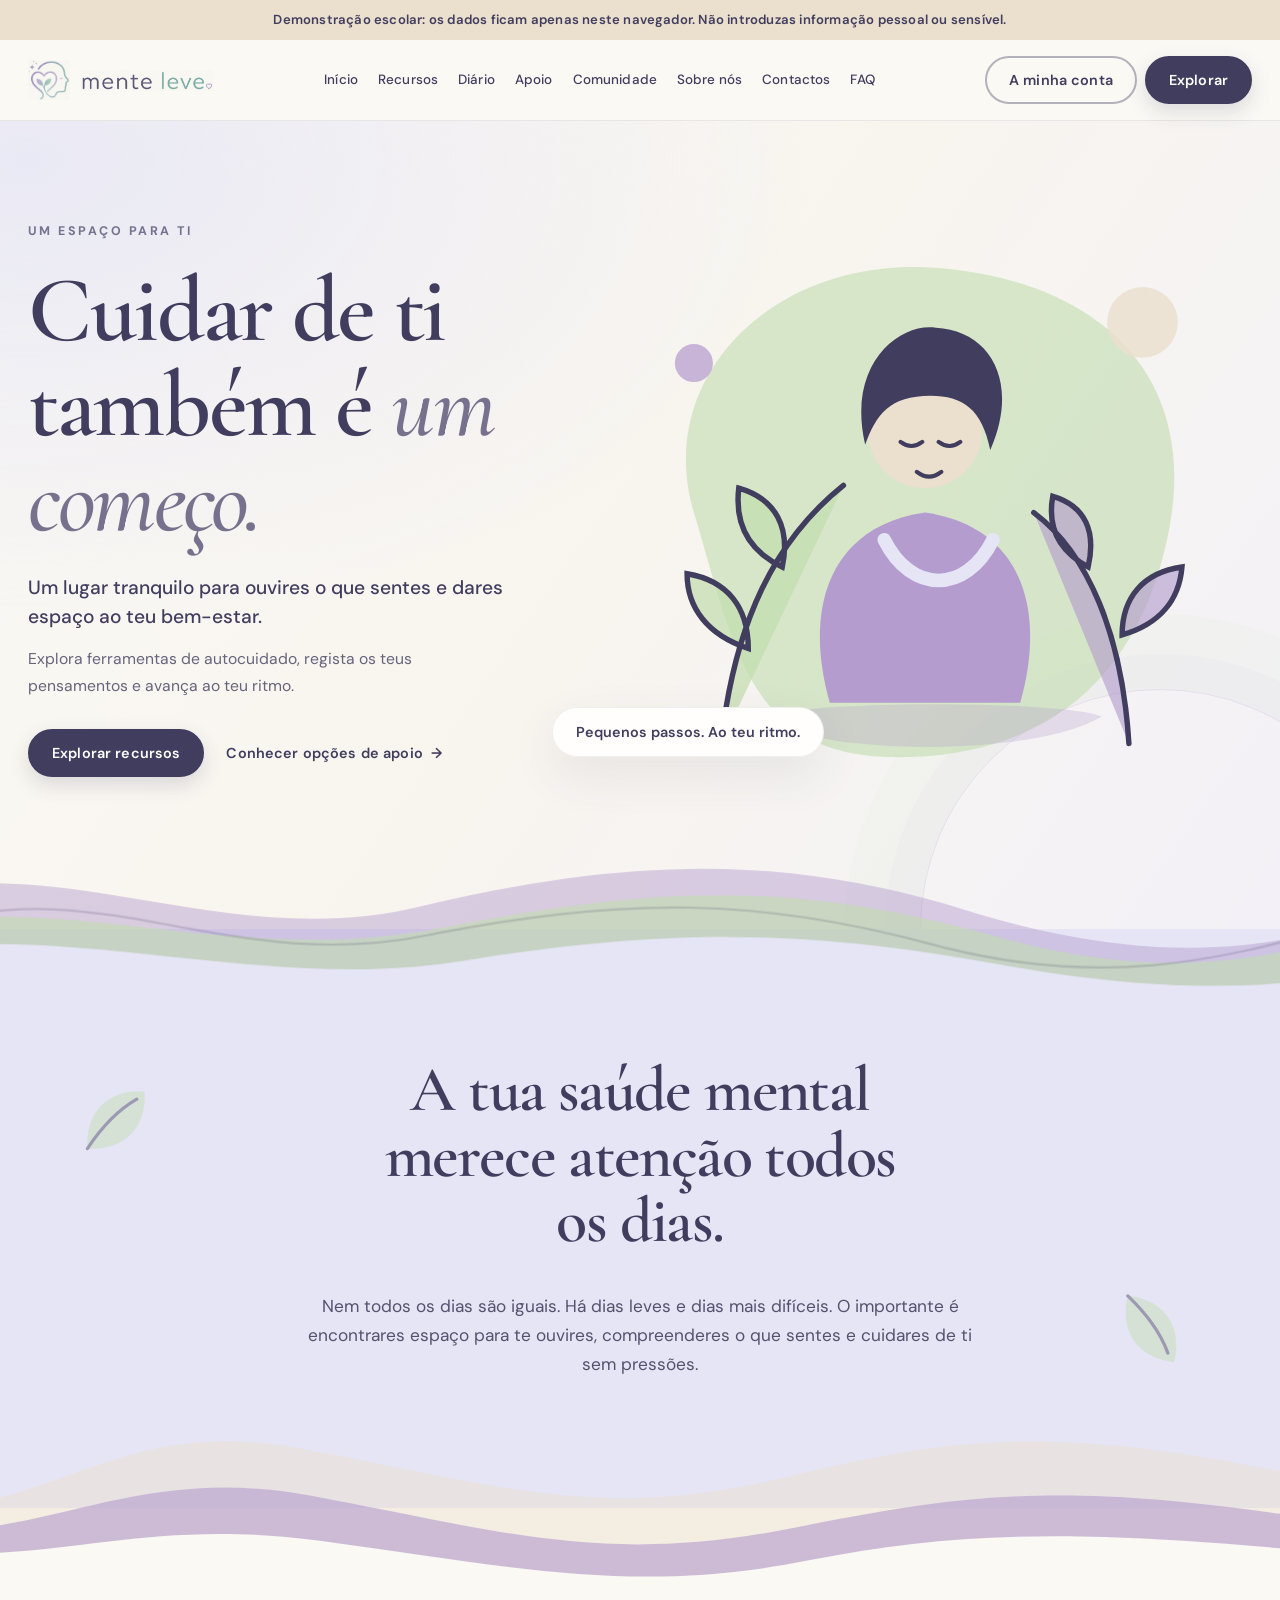
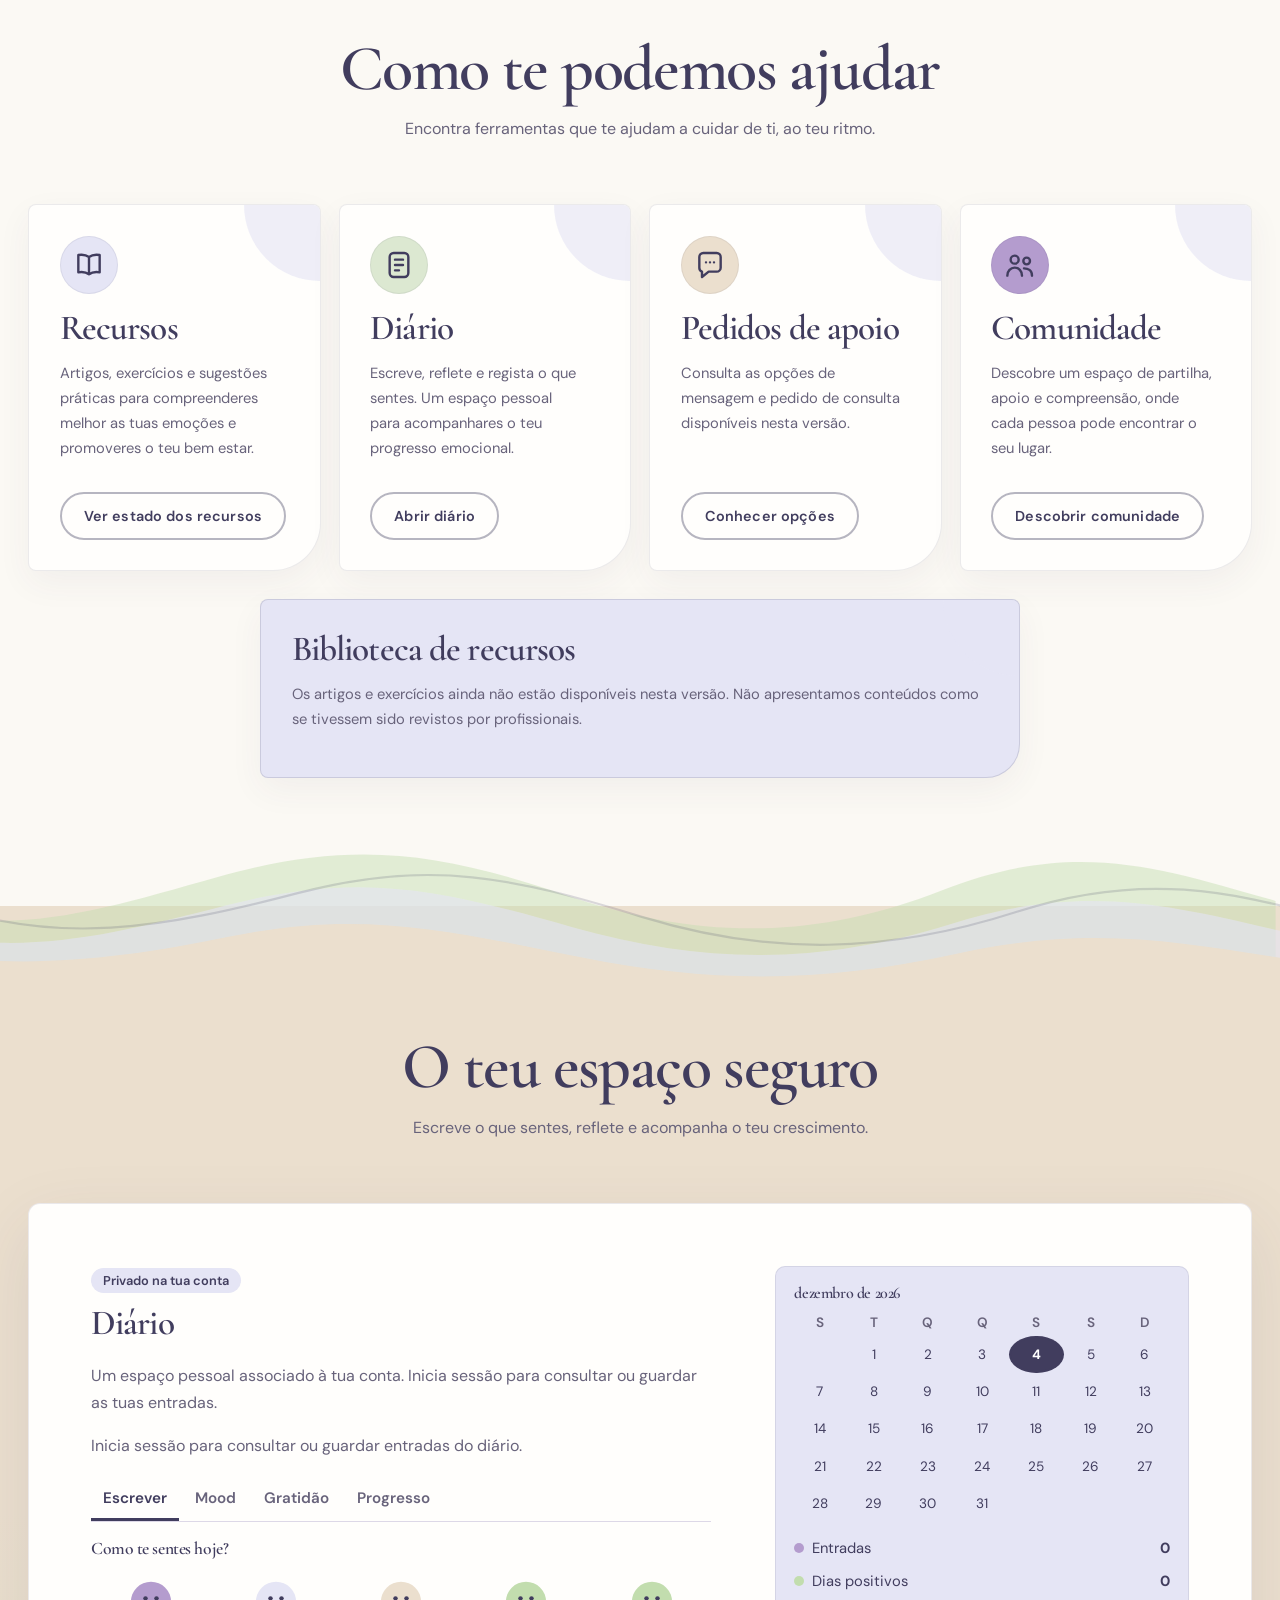
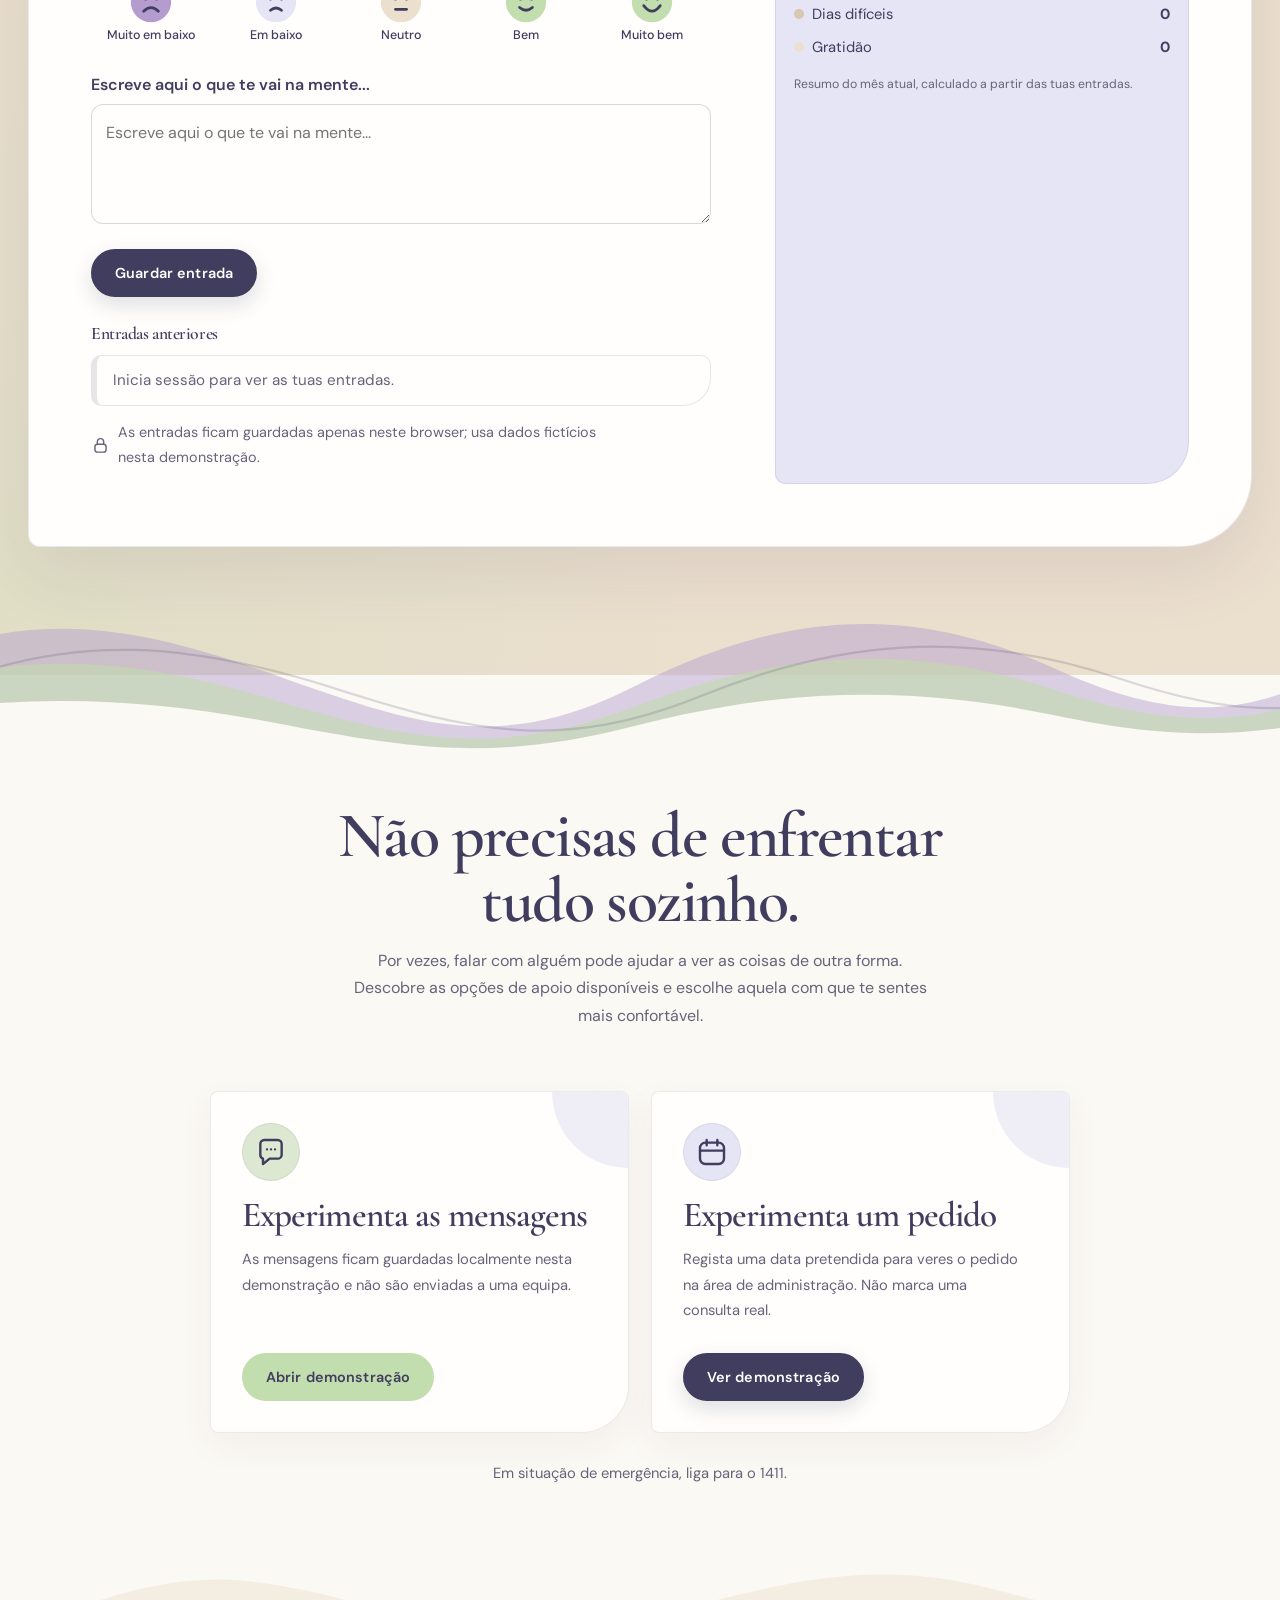
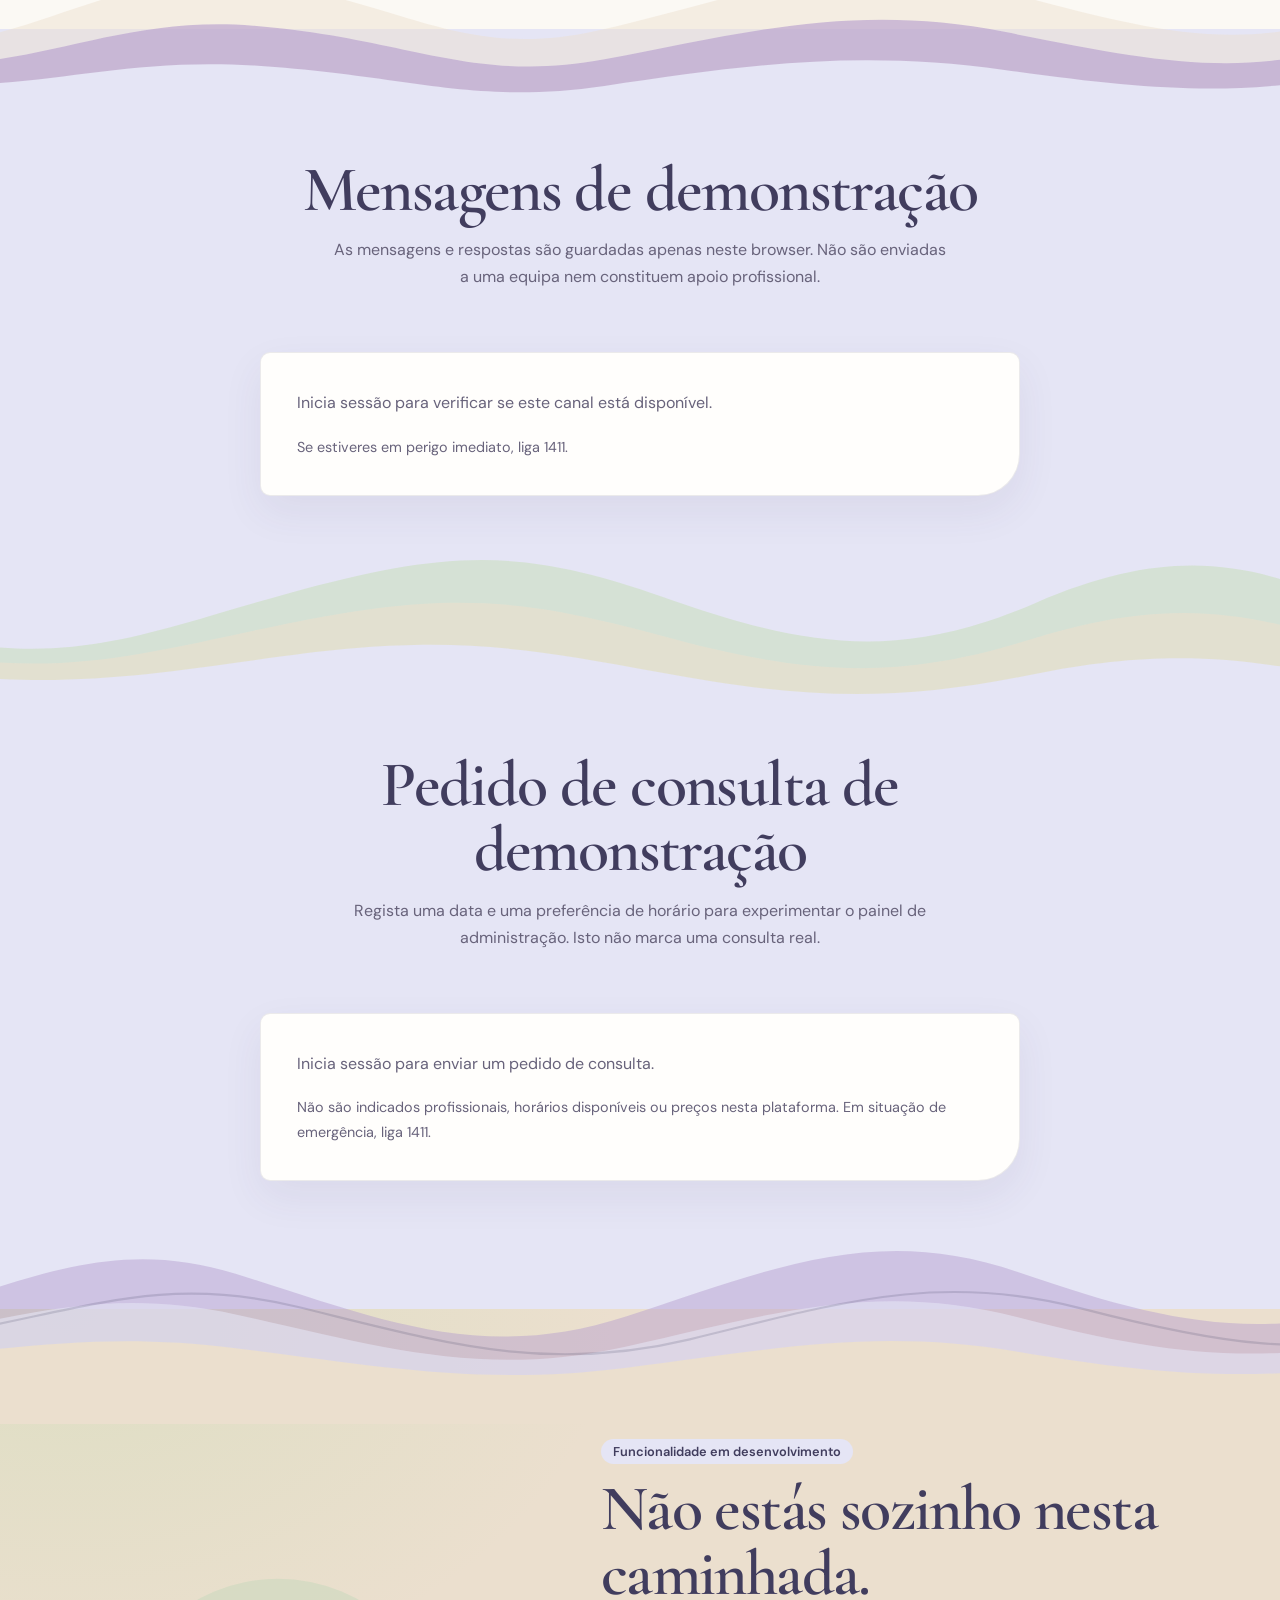
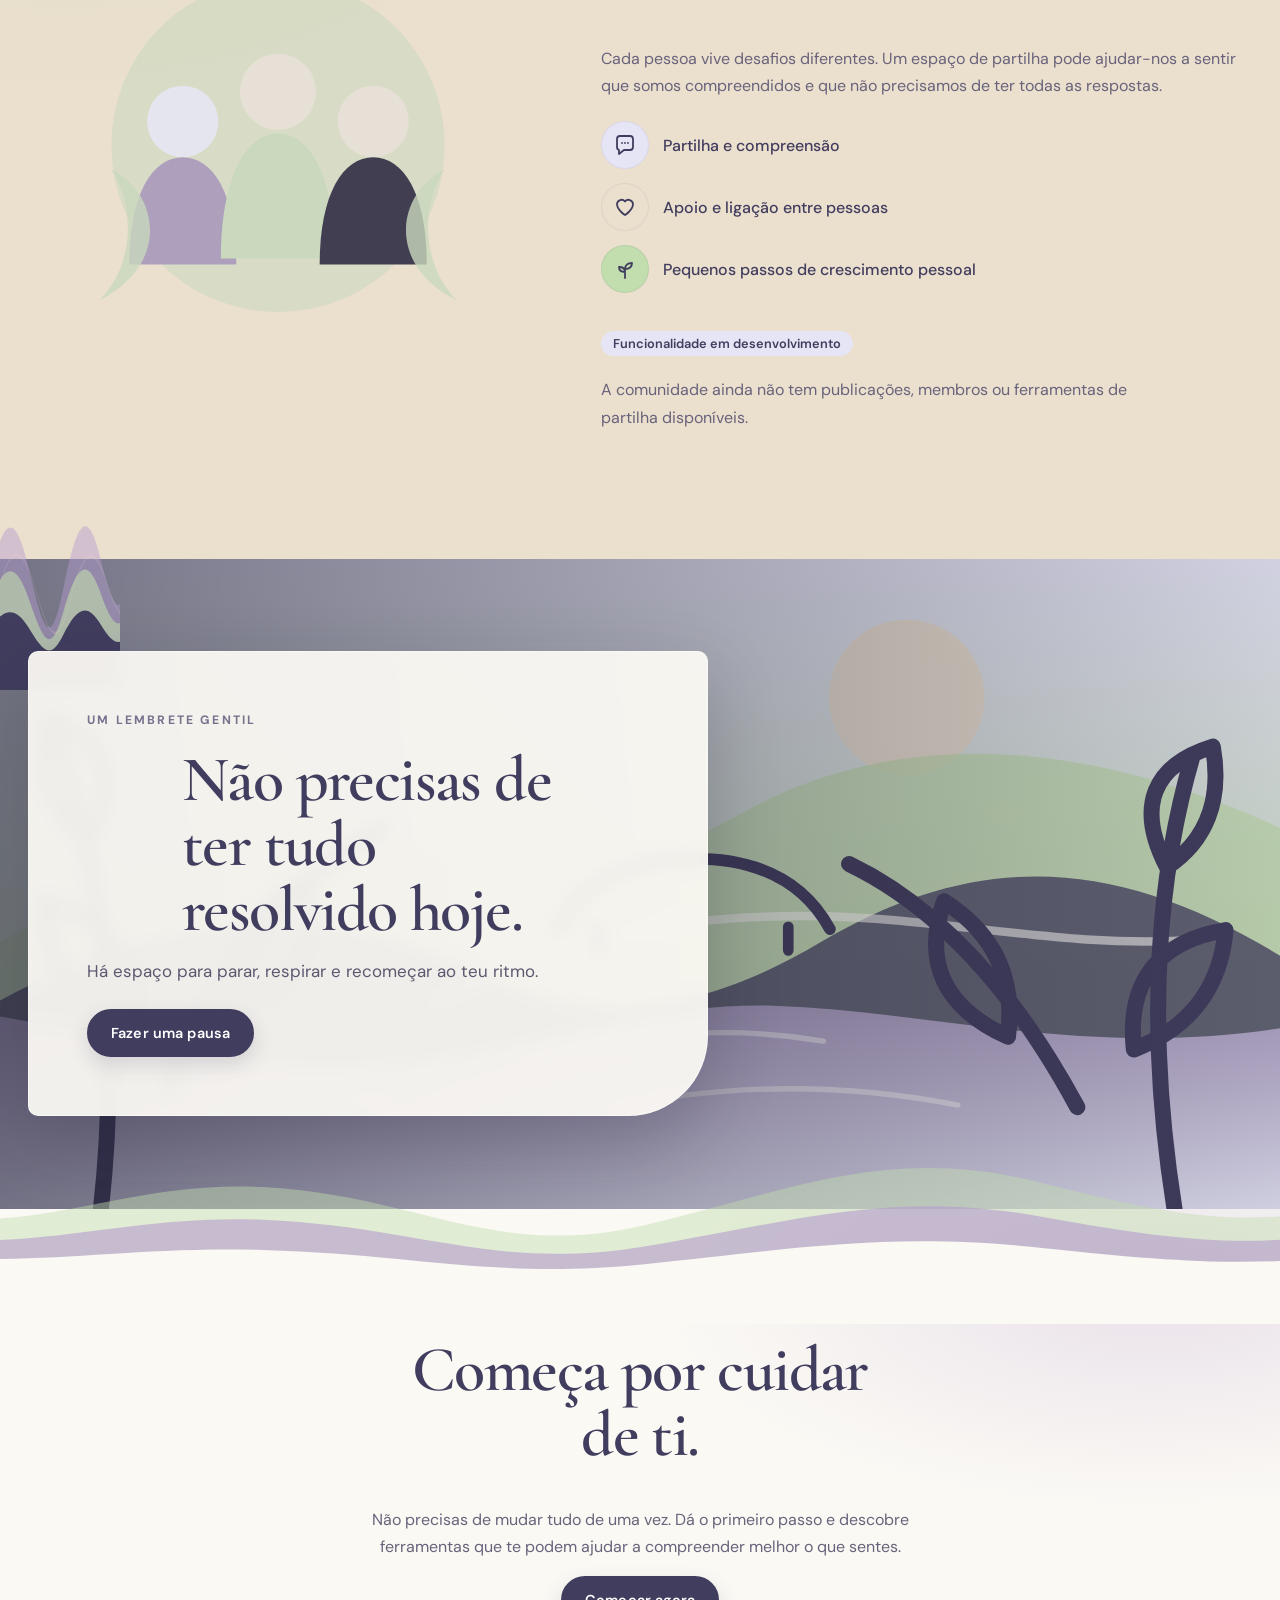
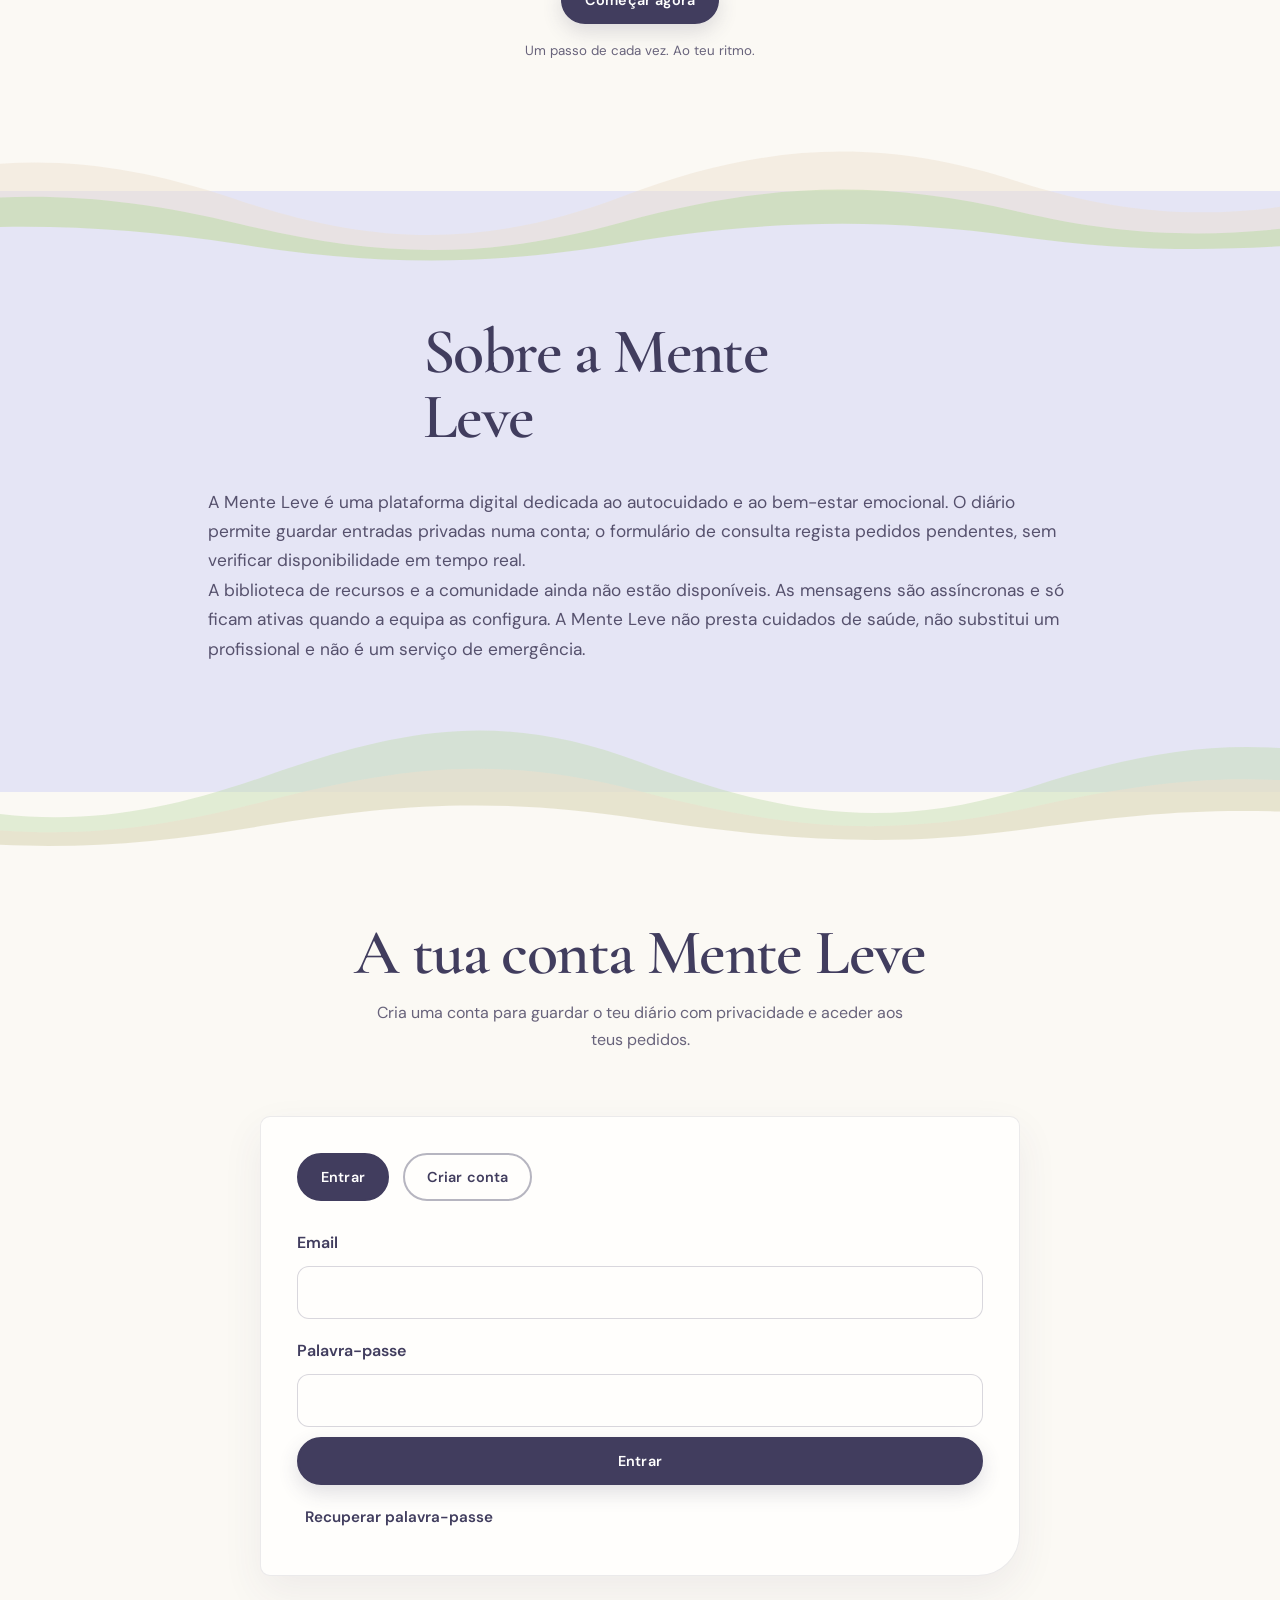
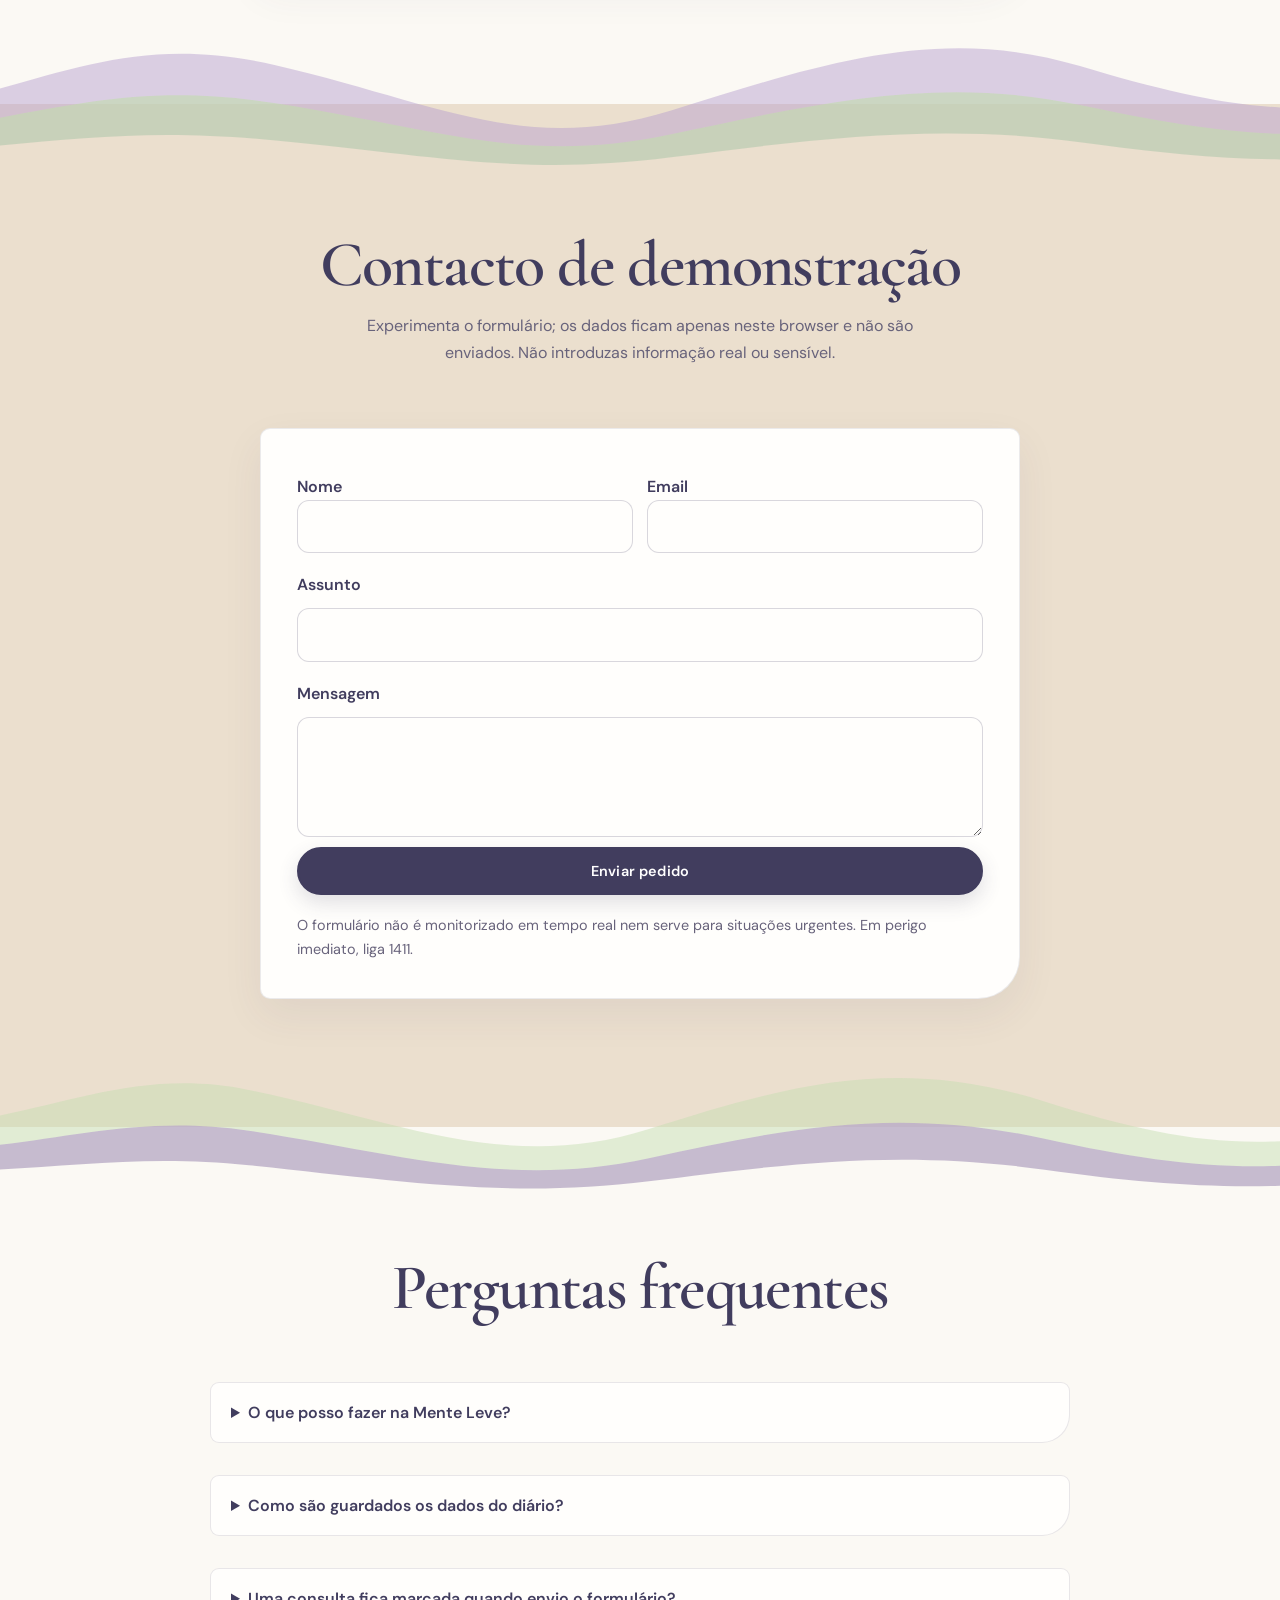
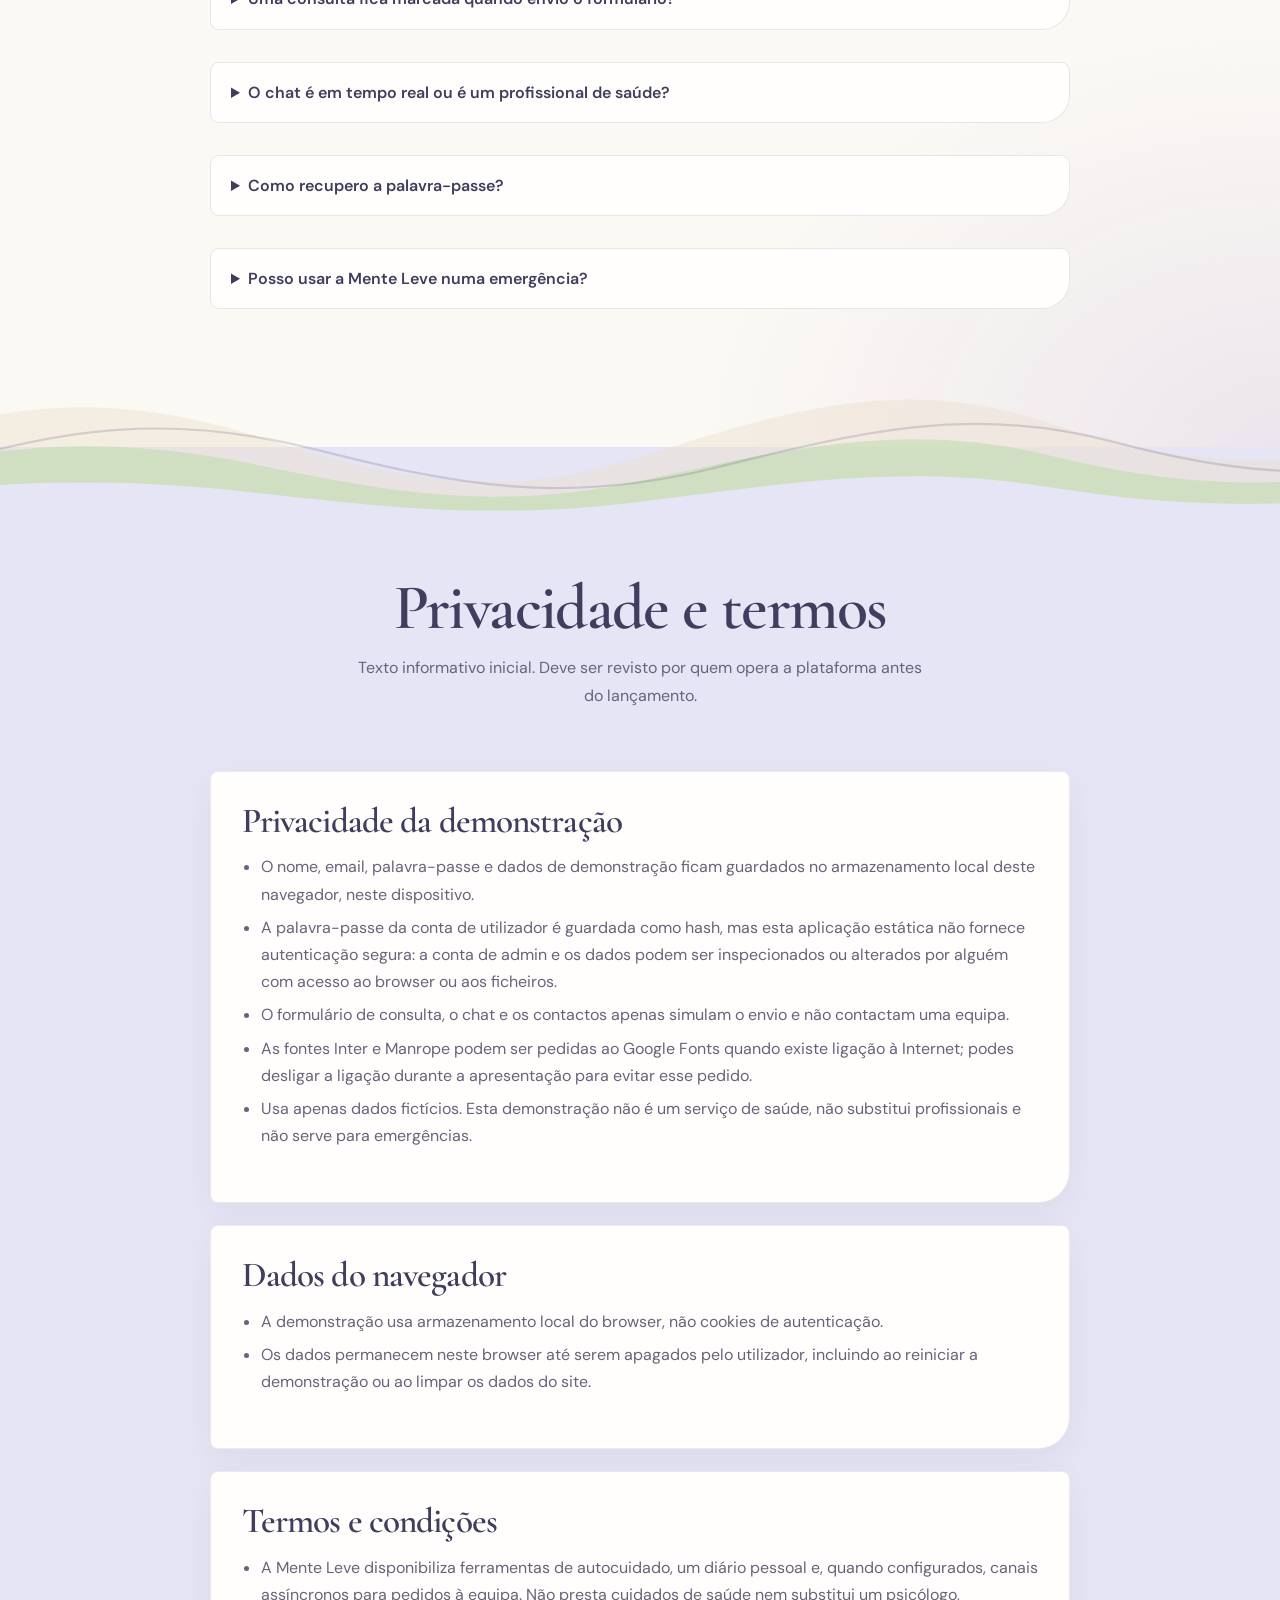
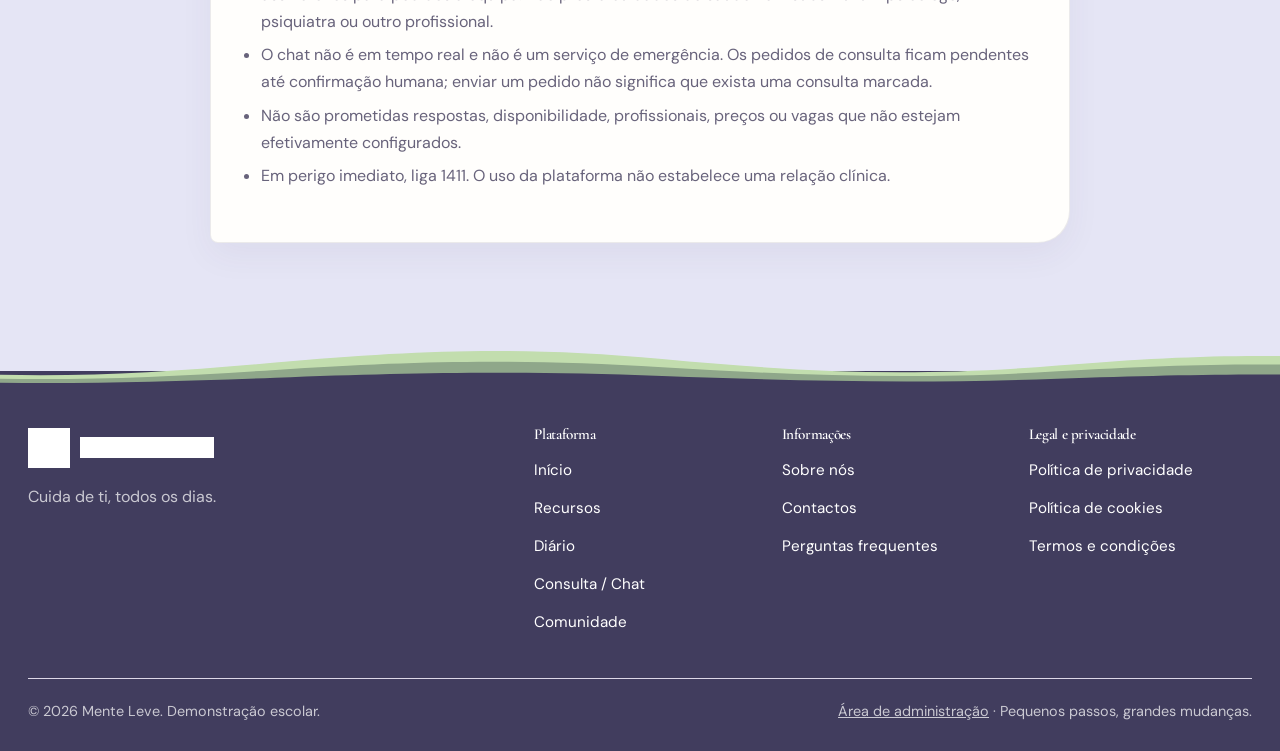
<file: index.html>
<!DOCTYPE html>
<html lang="pt-PT">
<head>
<meta charset="utf-8">
<meta name="viewport" content="width=device-width, initial-scale=1, viewport-fit=cover">
<title>Mente Leve – Cuida de ti, todos os dias</title>
<meta name="description" content="Mente Leve: um espaço para cuidares de ti, compreenderes as tuas emoções e encontrares apoio ao teu ritmo.">
<meta name="theme-color" content="#EBDFCE">
<link rel="preconnect" href="https://fonts.googleapis.com"><link rel="preconnect" href="https://fonts.gstatic.com" crossorigin>
<link href="https://fonts.googleapis.com/css2?family=Cormorant+Garamond:wght@500;600;700&family=DM+Sans:wght@400;500;600;700&display=swap" rel="stylesheet">
<link rel="stylesheet" href="css/style.css">
<link rel="icon" href="images/mente-leve.svg" type="image/svg+xml">
<link rel="stylesheet" href="css/mente-leve-app.css">
<link rel="stylesheet" href="css/section-transitions.css">
<link rel="stylesheet" href="css/admin.css">
<link rel="stylesheet" href="css/mente-leve-redesign.css">

</head>
<body>
<aside class="demo-banner" role="note">Demonstração escolar: os dados ficam apenas neste navegador. Não introduzas informação pessoal ou sensível.</aside>
<svg width="0" height="0" style="position:absolute" aria-hidden="true"><defs>
<symbol id="book" viewBox="0 0 24 24"><path d="M12 6c-2-1.5-5-2-8-1.5v13c3-.5 6 0 8 1.5 2-1.5 5-2 8-1.5v-13C17 4 14 4.500 12 6zM12 6v13"/></symbol>
<symbol id="note" viewBox="0 0 24 24"><rect x="5" y="3" width="14" height="18" rx="3"/><path d="M9 8h6M9 12h6M9 16h3"/></symbol>
<symbol id="chat" viewBox="0 0 24 24"><path d="M4 6a3 3 0 013-3h10a3 3 0 013 3v8a3 3 0 01-3 3h-6l-5 4v-4a3 3 0 01-2-3z"/><path d="M9 10h.01M12 10h.01M15 10h.01"/></symbol>
<symbol id="ppl" viewBox="0 0 24 24"><circle cx="8" cy="8" r="3"/><circle cx="17" cy="9" r="2.500"/><path d="M2.500 20c0-3.500 2.500-6 5.500-6s5.500 2.500 5.500 6M15 14.500c3 0 6 1.500 6 5.500"/></symbol>
<symbol id="cal" viewBox="0 0 24 24"><rect x="3" y="5" width="18" height="16" rx="4"/><path d="M8 3v4M16 3v4M3 11h18"/></symbol>
<symbol id="lock" viewBox="0 0 24 24"><rect x="5" y="11" width="14" height="10" rx="3"/><path d="M8 11V8a4 4 0 018 0v3"/></symbol>
<symbol id="heart" viewBox="0 0 24 24"><path d="M12 20s-8-5-8-11a4.500 4.500 0 018-2.500A4.500 4.500 0 0120 9c0 6-8 11-8 11z"/></symbol>
<symbol id="sprout" viewBox="0 0 24 24"><path d="M12 21v-9M12 12c0-4 3-6 7-6 0 4-3 6-7 6zM12 15c0-3-2-5-6-5 0 3 2 5 6 5z"/></symbol>
<symbol id="menu" viewBox="0 0 24 24"><path d="M4 7h16M4 12h16M4 17h16"/></symbol>
<symbol id="x" viewBox="0 0 24 24"><path d="M6 6l12 12M18 6L6 18"/></symbol>
<symbol id="leaf" viewBox="0 0 60 60"><path d="M8 52C6 24 24 6 52 8c2 28-16 46-44 44z" fill="#C2DDAE"/><path d="M8 52C20 34 32 22 46 14" stroke="#413D5E" stroke-width="2.500" fill="none" stroke-linecap="round"/></symbol>
</defs></svg>

<header>
<div class="w hd">
<a class="brand" href="#inicio" aria-label="Mente Leve – início"><span class="mk mark" role="img" aria-label="Símbolo Mente Leve"></span><span class="mk word" role="img" aria-label="Mente Leve"></span></a>
<nav id="nav" aria-label="Navegação principal"><ul>
<li><a href="#inicio">Início</a></li><li><a href="#recursos">Recursos</a></li><li><a href="#diario">Diário</a></li><li><a href="#consulta">Apoio</a></li><li><a href="#comunidade">Comunidade</a></li><li><a href="#sobre">Sobre nós</a></li><li><a href="#contactos">Contactos</a></li><li><a href="#faq">FAQ</a></li></ul></nav>
<div class="act"><a class="btn bo" href="#entrar">A minha conta</a><a class="btn bp" href="#recursos">Explorar</a>
<button class="burger" id="bg" aria-expanded="false" aria-controls="nav" aria-label="Abrir menu"><svg class="ic"><use href="#menu"/></svg></button></div>
</div></header>

<main>
<section class="hero" id="inicio"><div class="w hg">
<div class="hero-copy rv"><p class="hl">Um espaço para ti</p>
<h1>Cuidar de ti<br>também é <em>um começo.</em></h1>
<p class="lead">Um lugar tranquilo para ouvires o que sentes e dares espaço ao teu bem-estar.</p>
<p class="sub">Explora ferramentas de autocuidado, regista os teus pensamentos e avança ao teu ritmo.</p>
<div class="row"><a class="btn bp" href="#recursos">Explorar recursos</a><a class="btn bs" href="#consulta">Conhecer opções de apoio <span aria-hidden="true">→</span></a></div></div>
<figure class="art rv"><img src="images/mente-leve-hero.svg" alt="Ilustração de uma pessoa sentada a descansar, rodeada de folhas" width="480" height="440"><figcaption class="tag">Pequenos passos. Ao teu ritmo.</figcaption></figure>
</div></section>

<section class="wel" id="acolhimento"><svg class="section-wave wave-1" viewBox="0 0 1440 260" preserveAspectRatio="none" aria-hidden="true" focusable="false"><path class="wave-back" d="M-160 108C40 20 240 160 470 105S880 44 1085 108s365 55 515-18v210H-160Z"/><path class="wave-mid" d="M-160 136C60 75 250 177 500 128s400-51 620 10 340 16 480-25v187H-160Z"/><path class="wave-front" d="M-160 164c210-54 450 40 680 2s390-35 600 3 340 30 480-6v173H-160Z"/><path class="wave-line" d="M-80 126c190-63 337 56 560 11s377-42 568 10 326 16 442-15"/></svg><svg class="lf" style="left:6%;top:20%" aria-hidden="true"><use href="#leaf"/></svg><svg class="lf" style="right:7%;bottom:18%;transform:rotate(100deg)" aria-hidden="true"><use href="#leaf"/></svg>
<div class="w rv"><h2>A tua saúde mental merece atenção todos os dias.</h2>
<p>Nem todos os dias são iguais. Há dias leves e dias mais difíceis. O importante é encontrares espaço para te ouvires, compreenderes o que sentes e cuidares de ti sem pressões.</p></div></section>

<section id="recursos"><svg class="section-wave wave-2" viewBox="0 0 1440 260" preserveAspectRatio="none" aria-hidden="true" focusable="false"><path class="wave-back" d="M-160 126c210 35 270-105 500-62s335 82 540 33 325-70 715 28v135H-160Z"/><path class="wave-mid" d="M-160 148c190 41 290-72 510-31s330 79 545 36 330-57 700 10v132H-160Z"/><path class="wave-front" d="M-160 174c210 32 300-36 520-6s355 61 550 22 355-34 685 2v103H-160Z"/></svg><div class="w">
<div class="hc rv"><h2>Como te podemos ajudar</h2><p>Encontra ferramentas que te ajudam a cuidar de ti, ao teu ritmo.</p></div>
<div class="g4">
<article class="card rv"><div class="ib" style="background:var(--color-lilac)"><svg class="ic" aria-hidden="true"><use href="#book"/></svg></div><h3>Recursos</h3><p>Artigos, exercícios e sugestões práticas para compreenderes melhor as tuas emoções e promoveres o teu bem estar.</p><a class="btn bo" href="#recursos-lista">Ver estado dos recursos</a></article>
<article class="card rv"><div class="ib" style="background:var(--ts)"><svg class="ic" aria-hidden="true"><use href="#note"/></svg></div><h3>Diário</h3><p>Escreve, reflete e regista o que sentes. Um espaço pessoal para acompanhares o teu progresso emocional.</p><a class="btn bo" href="#diario">Abrir diário</a></article>
<article class="card rv"><div class="ib" style="background:var(--color-latte)"><svg class="ic" aria-hidden="true"><use href="#chat"/></svg></div><h3>Pedidos de apoio</h3><p>Consulta as opções de mensagem e pedido de consulta disponíveis nesta versão.</p><a class="btn bo" href="#consulta">Conhecer opções</a></article>
<article class="card rv"><div class="ib" style="background:var(--color-lavender)"><svg class="ic" aria-hidden="true"><use href="#ppl"/></svg></div><h3>Comunidade</h3><p>Descobre um espaço de partilha, apoio e compreensão, onde cada pessoa pode encontrar o seu lugar.</p><a class="btn bo" href="#comunidade">Descobrir comunidade</a></article>
</div>
<div id="recursos-lista" class="card resource-note rv"><h3>Biblioteca de recursos</h3><p>Os artigos e exercícios ainda não estão disponíveis nesta versão. Não apresentamos conteúdos como se tivessem sido revistos por profissionais.</p></div>
</div></section>

<section class="dia" id="diario"><svg class="section-wave wave-3" viewBox="0 0 1440 260" preserveAspectRatio="none" aria-hidden="true" focusable="false"><path class="wave-back" d="M-160 110c145 67 255 29 405-13s245-29 390 20 275 54 425-5 245-25 375 12v176H-160Z"/><path class="wave-mid" d="M-160 142c160 52 260 27 415-13s245-16 390 25 275 43 425-4 245-21 375 9v131H-160Z"/><path class="wave-front" d="M-160 171c155 34 270 24 420-7s250-5 395 24 270 29 420-4 245-14 370 5v105H-160Z"/><path class="wave-line" d="M-80 123c140 55 267 31 416-8s243-17 386 27 275 42 423-6 249-19 355 8"/></svg><div class="w">
<div class="hc rv"><h2>O teu espaço seguro</h2><p>Escreve o que sentes, reflete e acompanha o teu crescimento.</p></div>
<div class="dc rv">
<div><span class="pv">Privado na tua conta</span><h3>Diário</h3>
<p style="color:var(--tx2)">Um espaço pessoal associado à tua conta. Inicia sessão para consultar ou guardar as tuas entradas.</p><p id="diaryStatus" class="feature-status" role="status" aria-live="polite"></p>
<div class="tabs" role="tablist" aria-label="Secções do diário"><button class="diary-control" role="tab" aria-selected="true">Escrever</button><button class="diary-control" role="tab" aria-selected="false">Mood</button><button class="diary-control" role="tab" aria-selected="false">Gratidão</button><button class="diary-control" role="tab" aria-selected="false">Progresso</button></div>
<h3 id="mq" style="font-size:1.1rem">Como te sentes hoje?</h3>
<div class="moods" id="moods" role="radiogroup" aria-labelledby="mq"></div>
<label for="tx" id="lb">Escreve aqui o que te vai na mente...</label>
<textarea class="diary-control" id="tx" placeholder="Escreve aqui o que te vai na mente..." maxlength="3000" aria-describedby="er"></textarea><div id="pg" hidden></div><p class="er" id="er" role="alert"></p>
<div class="row" style="margin-top:16px"><button class="btn bp diary-control" id="sv" type="button">Guardar entrada</button><button class="btn bs diary-control" id="cn" type="button" hidden>Cancelar edição</button></div><h3 class="pt">Entradas anteriores</h3><ul class="hist" id="hist"></ul>
<p class="priv"><svg class="ic" style="width:20px;height:20px" aria-hidden="true"><use href="#lock"/></svg>As entradas ficam guardadas apenas neste browser; usa dados fictícios nesta demonstração.</p></div>
<aside class="cal" aria-label="Calendário e resumo do mês"><h3 id="cmh">Outubro 2026</h3><div class="cg" id="cg"></div>
<div class="sm"><div><span>Entradas</span><b id="s1">0</b></div><div><span>Dias positivos</span><b id="s2">0</b></div><div><span>Dias difíceis</span><b id="s3">0</b></div><div><span>Gratidão</span><b id="s4">0</b></div><small>Resumo do mês atual, calculado a partir das tuas entradas.</small></div></aside>
</div></div></section>

<section id="consulta"><svg class="section-wave wave-4" viewBox="0 0 1440 260" preserveAspectRatio="none" aria-hidden="true" focusable="false"><path class="wave-back" d="M-160 145c175-104 315-70 470-15s250 91 405 12 300-98 470-20 240 39 350-10v188H-160Z"/><path class="wave-mid" d="M-160 163c170-67 310-53 465-6s255 67 410 8 300-75 470-19 240 29 350-5v159H-160Z"/><path class="wave-front" d="M-160 183c170-34 310-30 470 1s250 43 405 3 300-48 470-12 240 18 350-2v141H-160Z"/><path class="wave-line" d="M-80 150c160-74 305-54 460-4s255 70 410 7 300-76 470-19 240 31 340-6"/></svg><div class="w">
<div class="hc rv"><h2>Não precisas de enfrentar tudo sozinho.</h2><p>Por vezes, falar com alguém pode ajudar a ver as coisas de outra forma. Descobre as opções de apoio disponíveis e escolhe aquela com que te sentes mais confortável.</p></div>
<div class="g2">
<article class="card rv"><div class="ib" style="background:var(--ts)"><svg class="ic" aria-hidden="true"><use href="#chat"/></svg></div><h3>Experimenta as mensagens</h3><p>As mensagens ficam guardadas localmente nesta demonstração e não são enviadas a uma equipa.</p><a class="btn bt" href="#chat">Abrir demonstração</a></article>
<article class="card rv"><div class="ib" style="background:var(--color-lilac)"><svg class="ic" aria-hidden="true"><use href="#cal"/></svg></div><h3>Experimenta um pedido</h3><p>Regista uma data pretendida para veres o pedido na área de administração. Não marca uma consulta real.</p><a class="btn bp" href="#marcar">Ver demonstração</a></article>
</div>
<p class="note">Em situação de emergência, liga para o 1411.</p></div></section>

<section class="com feature-panel" id="chat"><svg class="section-wave wave-5" viewBox="0 0 1440 260" preserveAspectRatio="none" aria-hidden="true" focusable="false"><path class="wave-back" d="M-160 137c165 43 270-80 440-61s235 90 390 56 275-92 445-48 275 79 420 24v152H-160Z"/><path class="wave-mid" d="M-160 160c175 37 270-48 445-34s245 66 395 38 280-65 450-31 270 54 405 10v125H-160Z"/><path class="wave-front" d="M-160 184c175 29 270-24 445-13s245 45 395 23 280-42 450-18 270 31 405 2v102H-160Z"/></svg><div class="w">
<div class="hc rv"><h2>Mensagens de demonstração</h2><p>As mensagens e respostas são guardadas apenas neste browser. Não são enviadas a uma equipa nem constituem apoio profissional.</p></div>
<div class="feature-card rv">
<p id="chatStatus" class="feature-status" role="status" aria-live="polite">A verificar se o serviço de mensagens está configurado…</p>
<div id="chatPanel" hidden><div class="chat-toolbar"><span>Histórico da conversa</span><button class="lk" id="chatRefresh" type="button">Atualizar conversa</button></div><div id="chatMessages" class="chat-messages" aria-live="polite"></div>
<form id="chatForm"><label for="chatBody">Mensagem</label><textarea id="chatBody" name="body" maxlength="4000" required></textarea><p class="er" id="chatError" role="alert"></p><button class="btn bp" type="submit">Enviar mensagem</button></form></div>
<p class="emergency-note">Se estiveres em perigo imediato, liga 1411.</p></div>
</div></section>

<section class="feature-panel" id="marcar"><svg class="section-wave wave-6" viewBox="0 0 1440 260" preserveAspectRatio="none" aria-hidden="true" focusable="false"><path class="wave-back" d="M-160 118c210 78 310 25 485-23s260-53 420 4 265 74 420 7 245-46 365 7v177H-160Z"/><path class="wave-mid" d="M-160 145c205 56 305 21 480-15s260-32 420 12 265 54 420 5 245-31 365 8v153H-160Z"/><path class="wave-front" d="M-160 173c205 36 305 17 480-7s260-12 420 18 265 35 420 3 245-18 365 6v126H-160Z"/></svg><div class="w">
<div class="hc rv"><h2>Pedido de consulta de demonstração</h2><p>Regista uma data e uma preferência de horário para experimentar o painel de administração. Isto não marca uma consulta real.</p></div>
<div class="feature-card rv"><p id="appointmentStatus" class="feature-status" role="status" aria-live="polite"></p>
<form id="appointmentForm" hidden><div class="form-grid">
<div><label for="appointmentDate">Data pretendida</label><input id="appointmentDate" name="preferredDate" type="date" required></div>
<div><label for="appointmentTime">Preferência de horário</label><select id="appointmentTime" name="preferredTime" required><option value="any">Sem preferência</option><option value="morning">Manhã</option><option value="afternoon">Tarde</option><option value="evening">Noite</option></select></div>
</div><label for="appointmentNote">Observações (opcional)</label><textarea id="appointmentNote" name="note" maxlength="1000"></textarea><p class="er" id="appointmentError" role="alert"></p><button class="btn bp" type="submit">Enviar pedido pendente</button></form>
<p class="emergency-note">Não são indicados profissionais, horários disponíveis ou preços nesta plataforma. Em situação de emergência, liga 1411.</p></div>
</div></section>

<section class="com" id="comunidade"><svg class="section-wave wave-7" viewBox="0 0 1440 260" preserveAspectRatio="none" aria-hidden="true" focusable="false"><path class="wave-back" d="M-160 151c160-34 265-111 425-61s275 102 440 48 280-105 440-50 260 79 420 38v134H-160Z"/><path class="wave-mid" d="M-160 170c170-24 265-69 425-34s275 73 440 36 280-74 440-33 260 55 420 25v110H-160Z"/><path class="wave-front" d="M-160 190c170-13 265-36 425-16s275 43 440 22 280-45 440-18 260 34 420 13v87H-160Z"/><path class="wave-line" d="M-90 163c170-26 263-75 423-36s278 77 443 37 278-77 440-35 260 55 350 24"/></svg><div class="w cm">
<svg viewBox="0 0 420 320" role="img" aria-label="Ilustração de pessoas rodeadas de folhas" class="rv"><circle cx="210" cy="170" r="140" fill="#C2DDAE" opacity=".55"/>
<g><circle cx="130" cy="150" r="30" fill="#E5E5F5"/><path d="M85 270c0-60 20-90 45-90s45 30 45 90z" fill="#B49CCE"/><circle cx="210" cy="125" r="32" fill="#EBDFCE"/><path d="M162 265c0-70 22-105 48-105s48 35 48 105z" fill="#C2DDAE"/><circle cx="290" cy="150" r="30" fill="#EBDFCE"/><path d="M245 270c0-60 20-90 45-90s45 30 45 90z" fill="#413D5E"/></g>
<path d="M60 300c30-30 30-80 10-110 40 20 50 80-10 110zM360 300c-30-30-30-80-10-110-40 20-50 80 10 110z" fill="#C2DDAE" opacity=".8"/></svg>
<div class="rv"><span class="pv">Funcionalidade em desenvolvimento</span><h2>Não estás sozinho nesta caminhada.</h2>
<p style="color:var(--tx2)">Cada pessoa vive desafios diferentes. Um espaço de partilha pode ajudar-nos a sentir que somos compreendidos e que não precisamos de ter todas as respostas.</p>
<ul class="ben"><li><span class="ib" style="background:var(--color-lilac)"><svg class="ic" aria-hidden="true"><use href="#chat"/></svg></span>Partilha e compreensão</li><li><span class="ib" style="background:var(--color-latte)"><svg class="ic" aria-hidden="true"><use href="#heart"/></svg></span>Apoio e ligação entre pessoas</li><li><span class="ib" style="background:var(--color-sage)"><svg class="ic" aria-hidden="true"><use href="#sprout"/></svg></span>Pequenos passos de crescimento pessoal</li></ul>
<div id="comunidade-info" class="community-note"><span class="pv">Funcionalidade em desenvolvimento</span><p>A comunidade ainda não tem publicações, membros ou ferramentas de partilha disponíveis.</p></div></div></div></section>

<section class="q"><svg class="section-wave wave-8" viewBox="0 0 1440 260" preserveAspectRatio="none" aria-hidden="true" focusable="false"><path class="wave-back" d="M-160 158c170-95 325-106 495-39s260 103 420 28 285-100 455-34 270 70 395-5v152H-160Z"/><path class="wave-mid" d="M-160 177c170-59 325-68 495-23s260 72 420 19 285-68 455-22 270 44 395-3v118H-160Z"/><path class="wave-front" d="M-160 196c170-27 325-34 495-8s260 40 420 10 285-39 455-12 270 25 395-1v92H-160Z"/><path class="wave-line" d="M-80 169c170-71 317-82 487-28s263 79 423 21 284-74 454-23 270 49 360-2"/></svg><div class="q-image" role="img" aria-label="Paisagem tranquila com água, árvores e luz suave"></div><div class="w q-content rv"><span class="q-label">Um lembrete gentil</span><h2>Não precisas de ter tudo resolvido hoje.</h2><p>Há espaço para parar, respirar e recomeçar ao teu ritmo.</p><a class="btn bp" href="#diario">Fazer uma pausa</a></div></section>

<section class="cta" id="comecar"><svg class="section-wave wave-9" viewBox="0 0 1440 260" preserveAspectRatio="none" aria-hidden="true" focusable="false"><path class="wave-back" d="M-160 121c180 58 280-25 455-16s260 83 430 43 275-92 450-47 265 56 405 3v156H-160Z"/><path class="wave-mid" d="M-160 149c180 43 280-14 455-7s260 58 430 30 275-65 450-33 265 38 405 2v127H-160Z"/><path class="wave-front" d="M-160 175c180 27 280-4 455 1s260 33 430 16 275-37 450-18 265 22 405 0v103H-160Z"/></svg><div class="w rv"><h2>Começa por cuidar de ti.</h2><p>Não precisas de mudar tudo de uma vez. Dá o primeiro passo e descobre ferramentas que te podem ajudar a compreender melhor o que sentes.</p>
<a class="btn bp" href="#diario">Começar agora</a><small>Um passo de cada vez. Ao teu ritmo.</small></div></section>
<section class="wel" id="sobre"><svg class="section-wave wave-10" viewBox="0 0 1440 260" preserveAspectRatio="none" aria-hidden="true" focusable="false"><path class="wave-back" d="M-160 132c145-48 270-46 425 7s280 56 435-3 285-69 445-17 280 41 435-1v142H-160Z"/><path class="wave-mid" d="M-160 157c150-30 275-28 430 10s275 41 430-2 285-50 445-12 280 28 430-2v117H-160Z"/><path class="wave-front" d="M-160 181c150-16 275-15 430 9s275 25 430-1 285-30 445-8 280 16 430-1v92H-160Z"/></svg><div class="w rv"><h2>Sobre a Mente Leve</h2><p>A Mente Leve é uma plataforma digital dedicada ao autocuidado e ao bem-estar emocional. O diário permite guardar entradas privadas numa conta; o formulário de consulta regista pedidos pendentes, sem verificar disponibilidade em tempo real.</p><p>A biblioteca de recursos e a comunidade ainda não estão disponíveis. As mensagens são assíncronas e só ficam ativas quando a equipa as configura. A Mente Leve não presta cuidados de saúde, não substitui um profissional e não é um serviço de emergência.</p></div></section>
<section class="com" id="entrar"><svg class="section-wave wave-11" viewBox="0 0 1440 260" preserveAspectRatio="none" aria-hidden="true" focusable="false"><path class="wave-back" d="M-160 117c180 61 300 50 455-4s265-77 425-17 280 79 440 28 275-65 455-9v162H-160Z"/><path class="wave-mid" d="M-160 146c180 44 300 35 455-5s265-54 425-12 280 54 440 18 275-46 455-5v133H-160Z"/><path class="wave-front" d="M-160 173c180 27 300 21 455-5s265-32 425-8 280 34 440 11 275-29 455-2v106H-160Z"/></svg><div class="w">
<div class="hc rv"><h2 id="authHeading">A tua conta Mente Leve</h2><p id="authIntro">Cria uma conta para guardar o teu diário com privacidade e aceder aos teus pedidos.</p></div>
<div class="feature-card rv" id="authForms">
<div class="auth-switch" role="tablist" aria-label="Autenticação"><button class="btn bo" id="showLogin" type="button" aria-selected="true">Entrar</button><button class="btn bo" id="showRegister" type="button" aria-selected="false">Criar conta</button></div>
<form id="loginForm"><label for="loginEmail">Email</label><input id="loginEmail" name="email" type="email" autocomplete="email" maxlength="254" required><label for="loginPassword">Palavra-passe</label><input id="loginPassword" name="password" type="password" autocomplete="current-password" maxlength="256" required><p class="er" id="loginError" role="alert"></p><button class="btn bp" type="submit">Entrar</button><button class="text-button" id="resetPassword" type="button">Recuperar palavra-passe</button></form>
<form id="registerForm" hidden><p>A demonstração aceita apenas uma conta de utilizador neste navegador.</p><label for="registerName">Nome</label><input id="registerName" name="name" autocomplete="name" maxlength="100" required><label for="registerEmail">Email</label><input id="registerEmail" name="email" type="email" autocomplete="email" maxlength="254" required><label for="registerPassword">Palavra-passe (mínimo 12 caracteres)</label><input id="registerPassword" name="password" type="password" autocomplete="new-password" minlength="12" maxlength="256" required><label for="confirmPassword">Confirmar palavra-passe</label><input id="confirmPassword" name="confirmPassword" type="password" autocomplete="new-password" minlength="12" maxlength="256" required><p class="er" id="registerError" role="alert"></p><button class="btn bp" type="submit">Criar conta</button></form>
</div>
<div class="feature-card account-card" id="accountPanel" hidden><p id="accountGreeting"></p><button class="btn bo" id="logoutButton" type="button">Terminar sessão</button></div>
<p id="authNotice" class="feature-status" role="status" aria-live="polite"></p>
</div></section>

<section id="contactos"><svg class="section-wave wave-12" viewBox="0 0 1440 260" preserveAspectRatio="none" aria-hidden="true" focusable="false"><path class="wave-back" d="M-160 148c205-30 285-105 470-62s280 102 445 51 300-98 460-50 265 67 400 20v153H-160Z"/><path class="wave-mid" d="M-160 168c205-19 285-68 470-39s280 70 445 35 300-67 460-33 265 47 400 11v120H-160Z"/><path class="wave-front" d="M-160 188c205-9 285-35 470-17s280 40 445 19 300-39 460-17 265 27 400 6v94H-160Z"/></svg><div class="w">
<div class="hc rv"><h2>Contacto de demonstração</h2><p>Experimenta o formulário; os dados ficam apenas neste browser e não são enviados. Não introduzas informação real ou sensível.</p></div>
<div class="feature-card rv"><p id="contactStatus" class="feature-status" role="status" aria-live="polite"></p>
<form id="contactForm" hidden><div class="form-grid"><div><label for="contactName">Nome</label><input id="contactName" name="name" autocomplete="name" maxlength="100" required></div><div><label for="contactEmail">Email</label><input id="contactEmail" name="email" type="email" autocomplete="email" maxlength="254" required></div></div>
<label for="contactSubject">Assunto</label><input id="contactSubject" name="subject" maxlength="120" required><label for="contactMessage">Mensagem</label><textarea id="contactMessage" name="message" maxlength="4000" required></textarea><p class="er" id="contactError" role="alert"></p><button class="btn bp" type="submit">Enviar pedido</button></form>
<p class="emergency-note">O formulário não é monitorizado em tempo real nem serve para situações urgentes. Em perigo imediato, liga 1411.</p></div>
</div></section>

<section id="faq"><svg class="section-wave wave-13" viewBox="0 0 1440 260" preserveAspectRatio="none" aria-hidden="true" focusable="false"><path class="wave-back" d="M-160 124c175 24 275-70 440-36s290 95 450 44 280-83 445-31 260 63 440 14v145H-160Z"/><path class="wave-mid" d="M-160 151c175 21 275-42 440-17s290 66 450 31 280-58 445-22 260 43 440 9v117H-160Z"/><path class="wave-front" d="M-160 176c175 15 275-20 440-3s290 38 450 18 280-36 445-13 260 25 440 4v93H-160Z"/></svg><div class="w"><div class="hc rv"><h2>Perguntas frequentes</h2></div><div class="doc">
<details class="rv"><summary>O que posso fazer na Mente Leve?</summary><p>Podes criar uma conta de demonstração, guardar entradas no diário e experimentar pedidos de consulta, mensagens e contactos. Estes formulários não enviam dados para uma equipa.</p></details>
<details class="rv"><summary>Como são guardados os dados do diário?</summary><p>Os dados ficam no armazenamento local deste browser. Não são enviados para um servidor, mas qualquer pessoa com acesso a este browser e aos seus dados pode consultá-los. Não uses informação pessoal ou sensível.</p></details>
<details class="rv"><summary>Uma consulta fica marcada quando envio o formulário?</summary><p>Não. O formulário só cria um pedido de demonstração guardado neste browser; não é enviado nem marca uma consulta.</p></details>
<details class="rv"><summary>O chat é em tempo real ou é um profissional de saúde?</summary><p>Não. As mensagens desta demonstração ficam apenas neste browser; não são enviadas a profissionais de saúde e não são monitorizadas.</p></details>
<details class="rv"><summary>Como recupero a palavra-passe?</summary><p>A recuperação não está disponível. Para começar de novo, usa o botão de reinício na área de administração; isso apaga todos os dados locais desta demonstração.</p></details>
<details class="rv"><summary>Posso usar a Mente Leve numa emergência?</summary><p>Não. A plataforma não é um serviço de emergência ou de saúde. Em perigo imediato, liga 1411.</p></details></div></div></section>
<section class="com"><svg class="section-wave wave-14" viewBox="0 0 1440 260" preserveAspectRatio="none" aria-hidden="true" focusable="false"><path class="wave-back" d="M-160 143c145-65 280-77 440-28s275 79 440 26 295-93 455-40 280 59 440 9v150H-160Z"/><path class="wave-mid" d="M-160 166c155-41 285-50 445-17s275 54 440 18 295-67 455-28 280 41 440 6v123H-160Z"/><path class="wave-front" d="M-160 188c155-20 285-25 445-7s275 31 440 10 295-42 455-16 280 24 440 2v97H-160Z"/><path class="wave-line" d="M-80 154c155-48 277-62 437-21s279 62 444 21 292-73 452-30 280 45 365 2"/></svg><div class="w"><div class="hc rv"><h2>Privacidade e termos</h2><p>Texto informativo inicial. Deve ser revisto por quem opera a plataforma antes do lançamento.</p></div><div class="doc">
<article class="card rv" id="privacidade"><h3>Privacidade da demonstração</h3><ul><li>O nome, email, palavra-passe e dados de demonstração ficam guardados no armazenamento local deste navegador, neste dispositivo.</li><li>A palavra-passe da conta de utilizador é guardada como hash, mas esta aplicação estática não fornece autenticação segura: a conta de admin e os dados podem ser inspecionados ou alterados por alguém com acesso ao browser ou aos ficheiros.</li><li>O formulário de consulta, o chat e os contactos apenas simulam o envio e não contactam uma equipa.</li><li>As fontes Inter e Manrope podem ser pedidas ao Google Fonts quando existe ligação à Internet; podes desligar a ligação durante a apresentação para evitar esse pedido.</li><li>Usa apenas dados fictícios. Esta demonstração não é um serviço de saúde, não substitui profissionais e não serve para emergências.</li></ul></article>
<article class="card rv" id="cookies"><h3>Dados do navegador</h3><ul><li>A demonstração usa armazenamento local do browser, não cookies de autenticação.</li><li>Os dados permanecem neste browser até serem apagados pelo utilizador, incluindo ao reiniciar a demonstração ou ao limpar os dados do site.</li></ul></article>
<article class="card rv" id="termos"><h3>Termos e condições</h3><ul><li>A Mente Leve disponibiliza ferramentas de autocuidado, um diário pessoal e, quando configurados, canais assíncronos para pedidos à equipa. Não presta cuidados de saúde nem substitui um psicólogo, psiquiatra ou outro profissional.</li><li>O chat não é em tempo real e não é um serviço de emergência. Os pedidos de consulta ficam pendentes até confirmação humana; enviar um pedido não significa que exista uma consulta marcada.</li><li>Não são prometidas respostas, disponibilidade, profissionais, preços ou vagas que não estejam efetivamente configurados.</li><li>Em perigo imediato, liga 1411. O uso da plataforma não estabelece uma relação clínica.</li></ul></article>
</div></div></section>
</main>

<footer><svg class="section-wave wave-footer" viewBox="0 0 1440 260" preserveAspectRatio="none" aria-hidden="true" focusable="false"><path class="wave-back" d="M-160 116c180 69 310 41 470-14s275-72 435-15 280 80 445 28 270-57 430-5v150H-160Z"/><path class="wave-mid" d="M-160 145c180 48 310 30 470-11s275-49 435-12 280 56 445 18 270-40 430-4v123H-160Z"/><path class="wave-front" d="M-160 173c180 29 310 19 470-5s275-30 435-8 280 34 445 12 270-26 430-2v97H-160Z"/><path class="wave-line" d="M-80 136c170 51 310 35 460-8s280-51 440-12 280 58 445 17 260-37 355-3"/></svg><div class="w">
<div class="fg"><div><a class="brand" href="#inicio" aria-label="Mente Leve – início"><span class="mk mark" role="img" aria-label="Símbolo Mente Leve"></span><span class="mk word" role="img" aria-label="Mente Leve"></span></a><p style="margin-top:14px;color:var(--tx2)">Cuida de ti, todos os dias.</p></div>
<div class="fl">
<div><h3>Plataforma</h3><ul><li><a href="#inicio">Início</a></li><li><a href="#recursos">Recursos</a></li><li><a href="#diario">Diário</a></li><li><a href="#consulta">Consulta / Chat</a></li><li><a href="#comunidade">Comunidade</a></li></ul></div>
<div><h3>Informações</h3><ul><li><a href="#sobre">Sobre nós</a></li><li><a href="#contactos">Contactos</a></li><li><a href="#faq">Perguntas frequentes</a></li></ul></div>
<div><h3>Legal e privacidade</h3><ul><li><a href="#privacidade">Política de privacidade</a></li><li><a href="#cookies">Política de cookies</a></li><li><a href="#termos">Termos e condições</a></li></ul></div>
</div></div>
<div class="fb"><span>© 2026 Mente Leve. Demonstração escolar.</span><span><a href="admin.html">Área de administração</a> · Pequenos passos, grandes mudanças.</span></div></div></footer>
<div id="toast" role="status" aria-live="polite"></div>


<script src="js/demo-storage.js" defer></script>
<script src="js/main.js" defer></script>
</body>
</html>
</file>
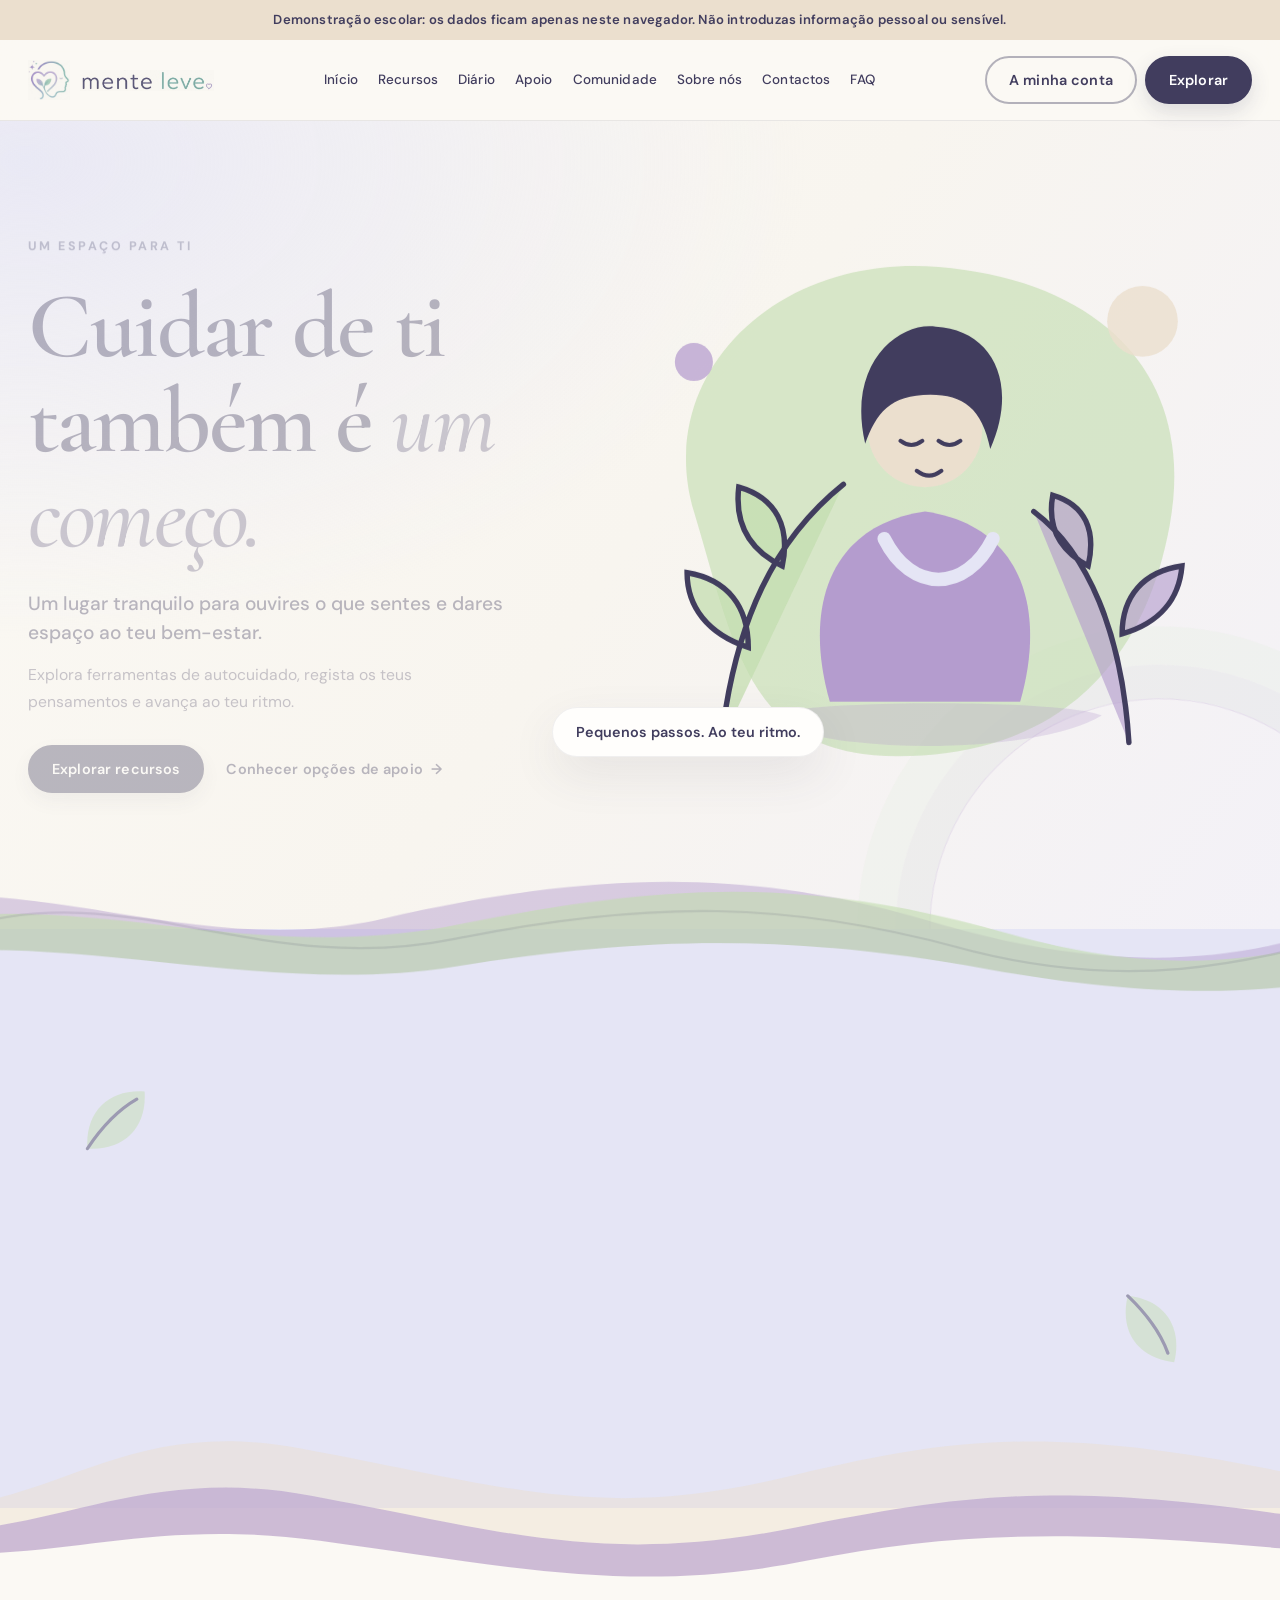
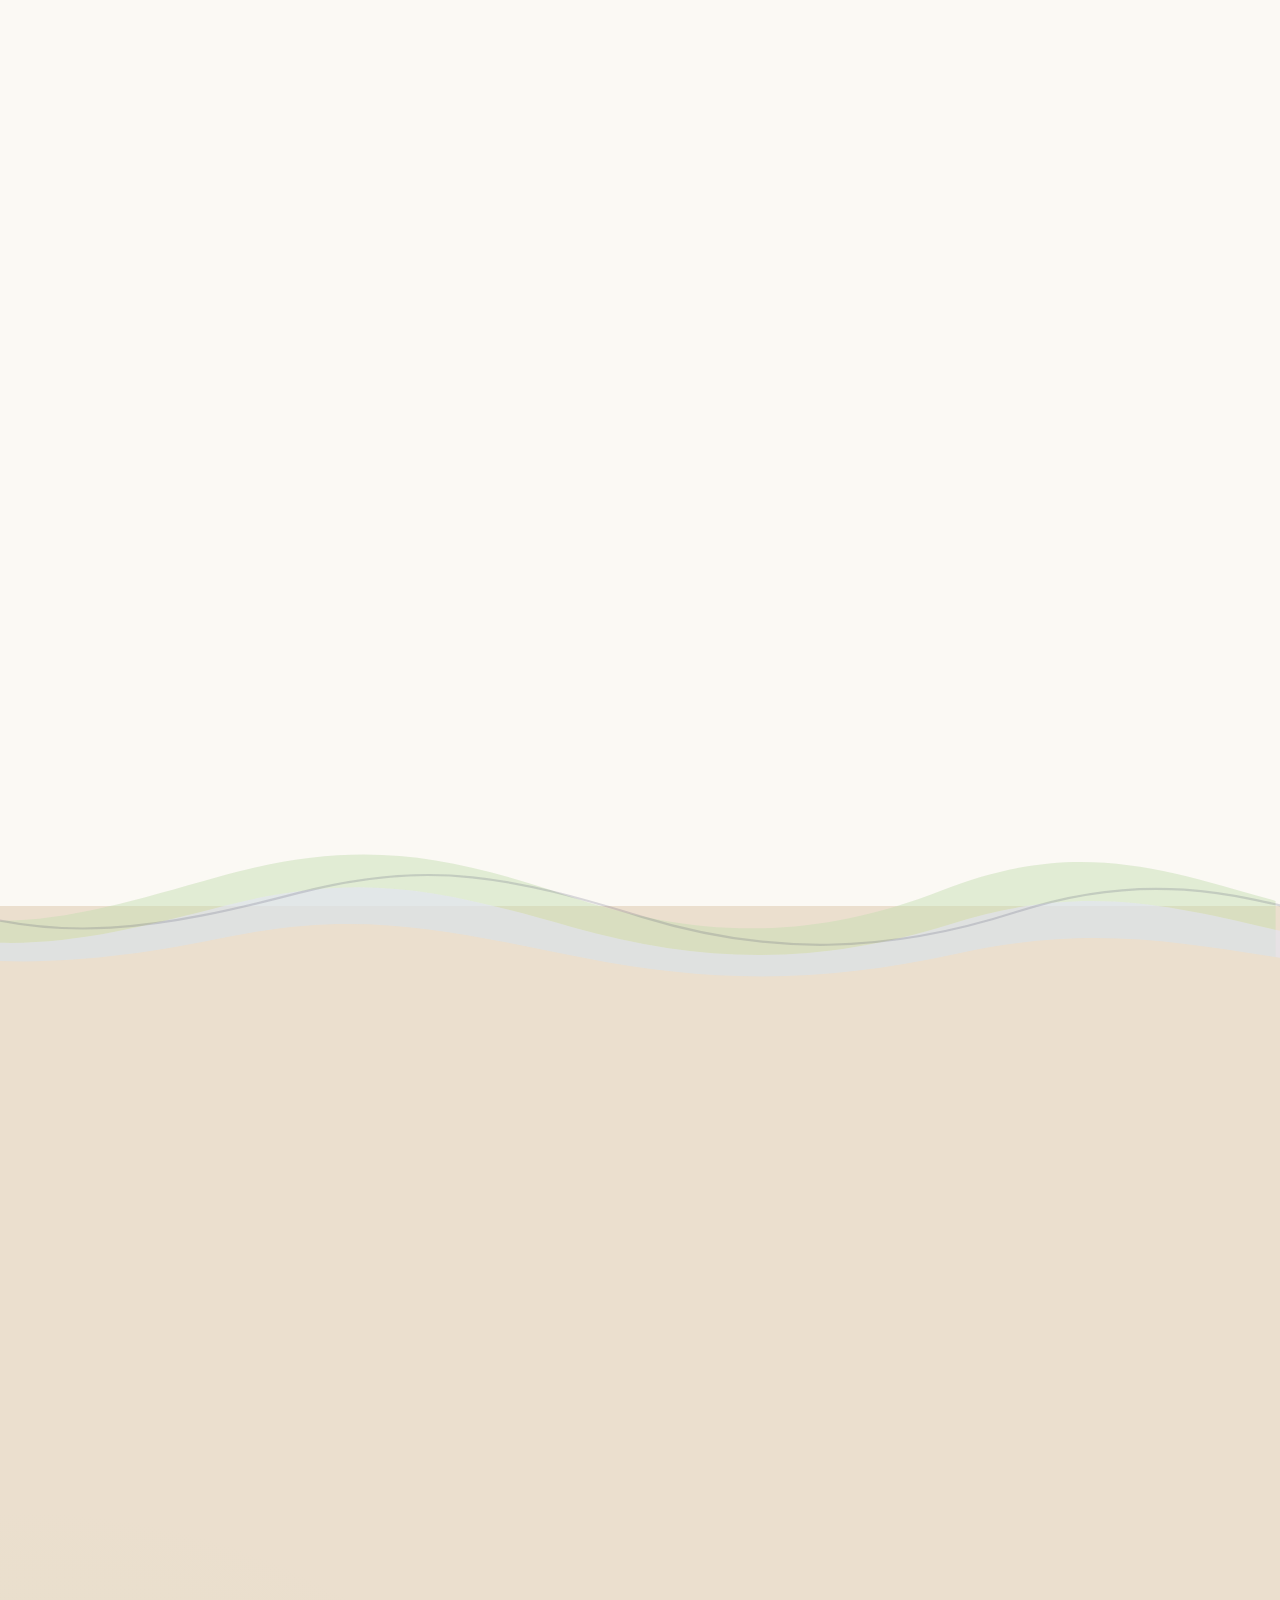
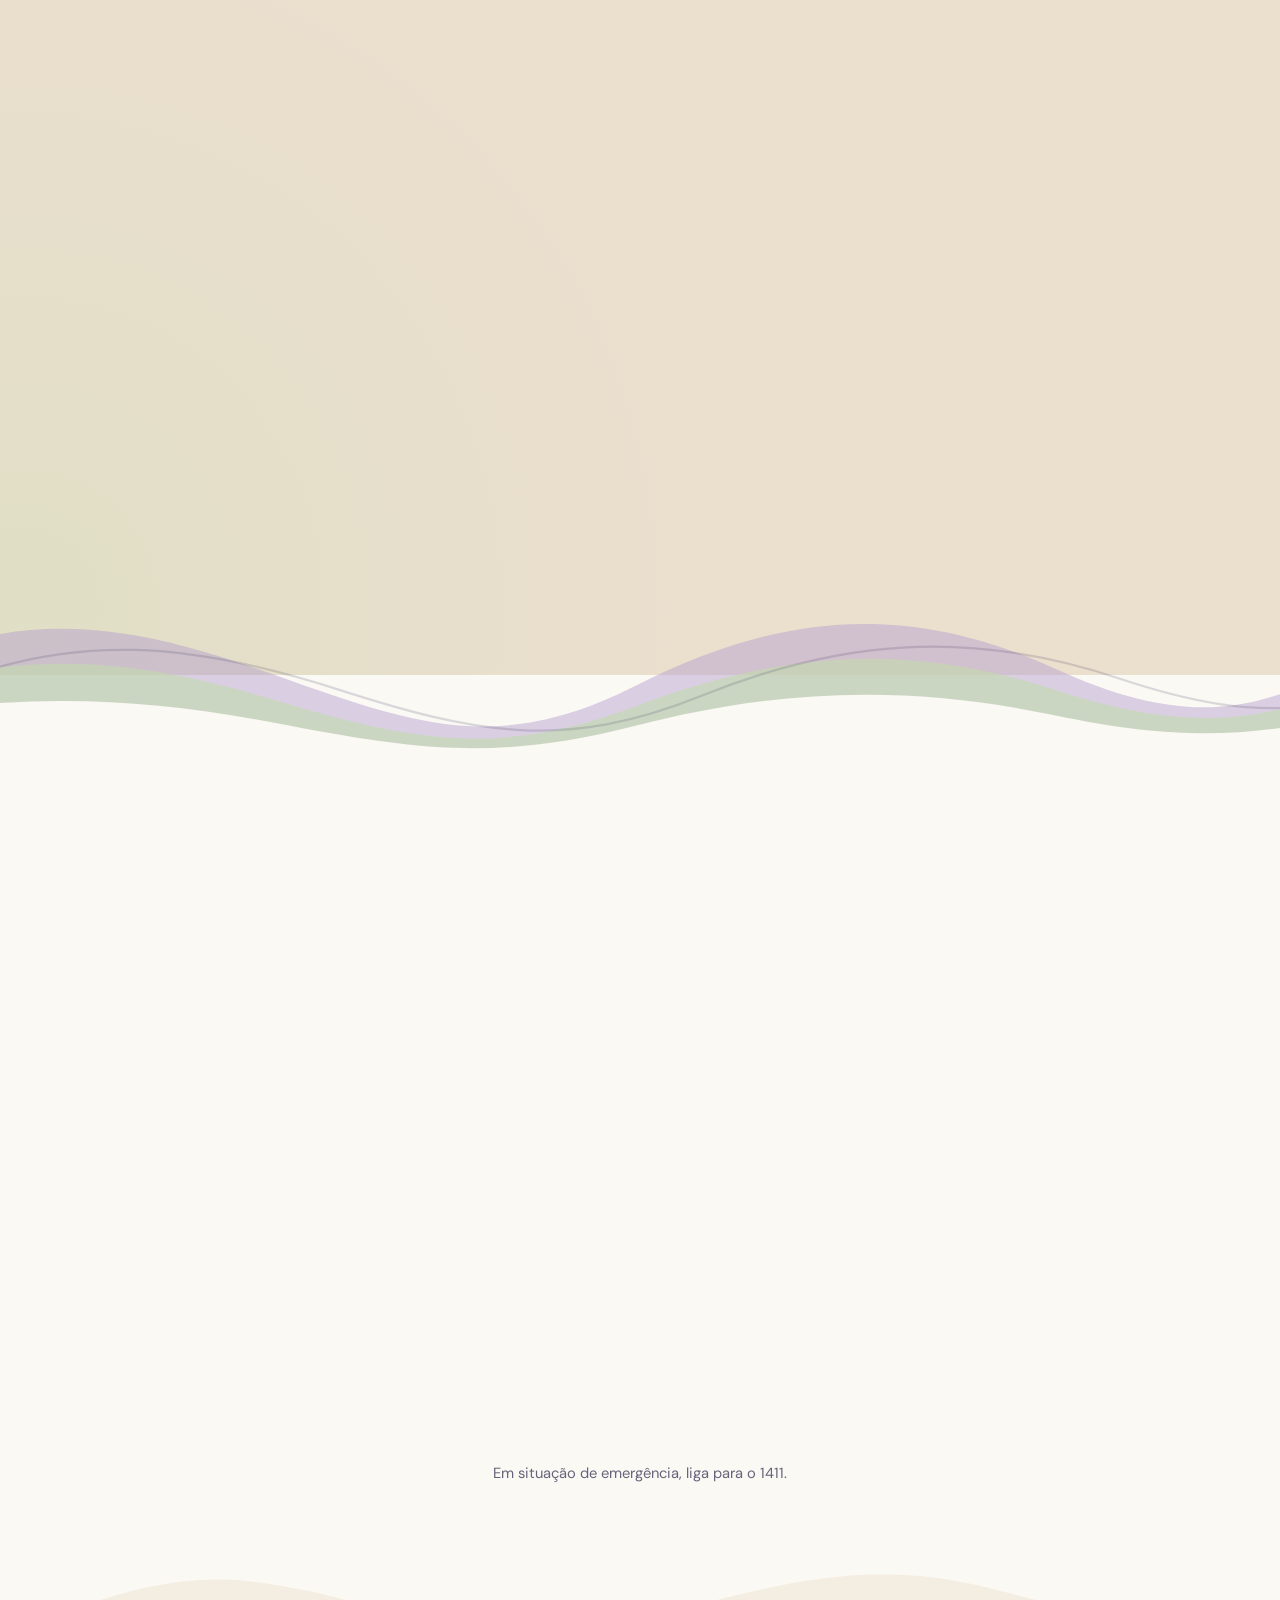
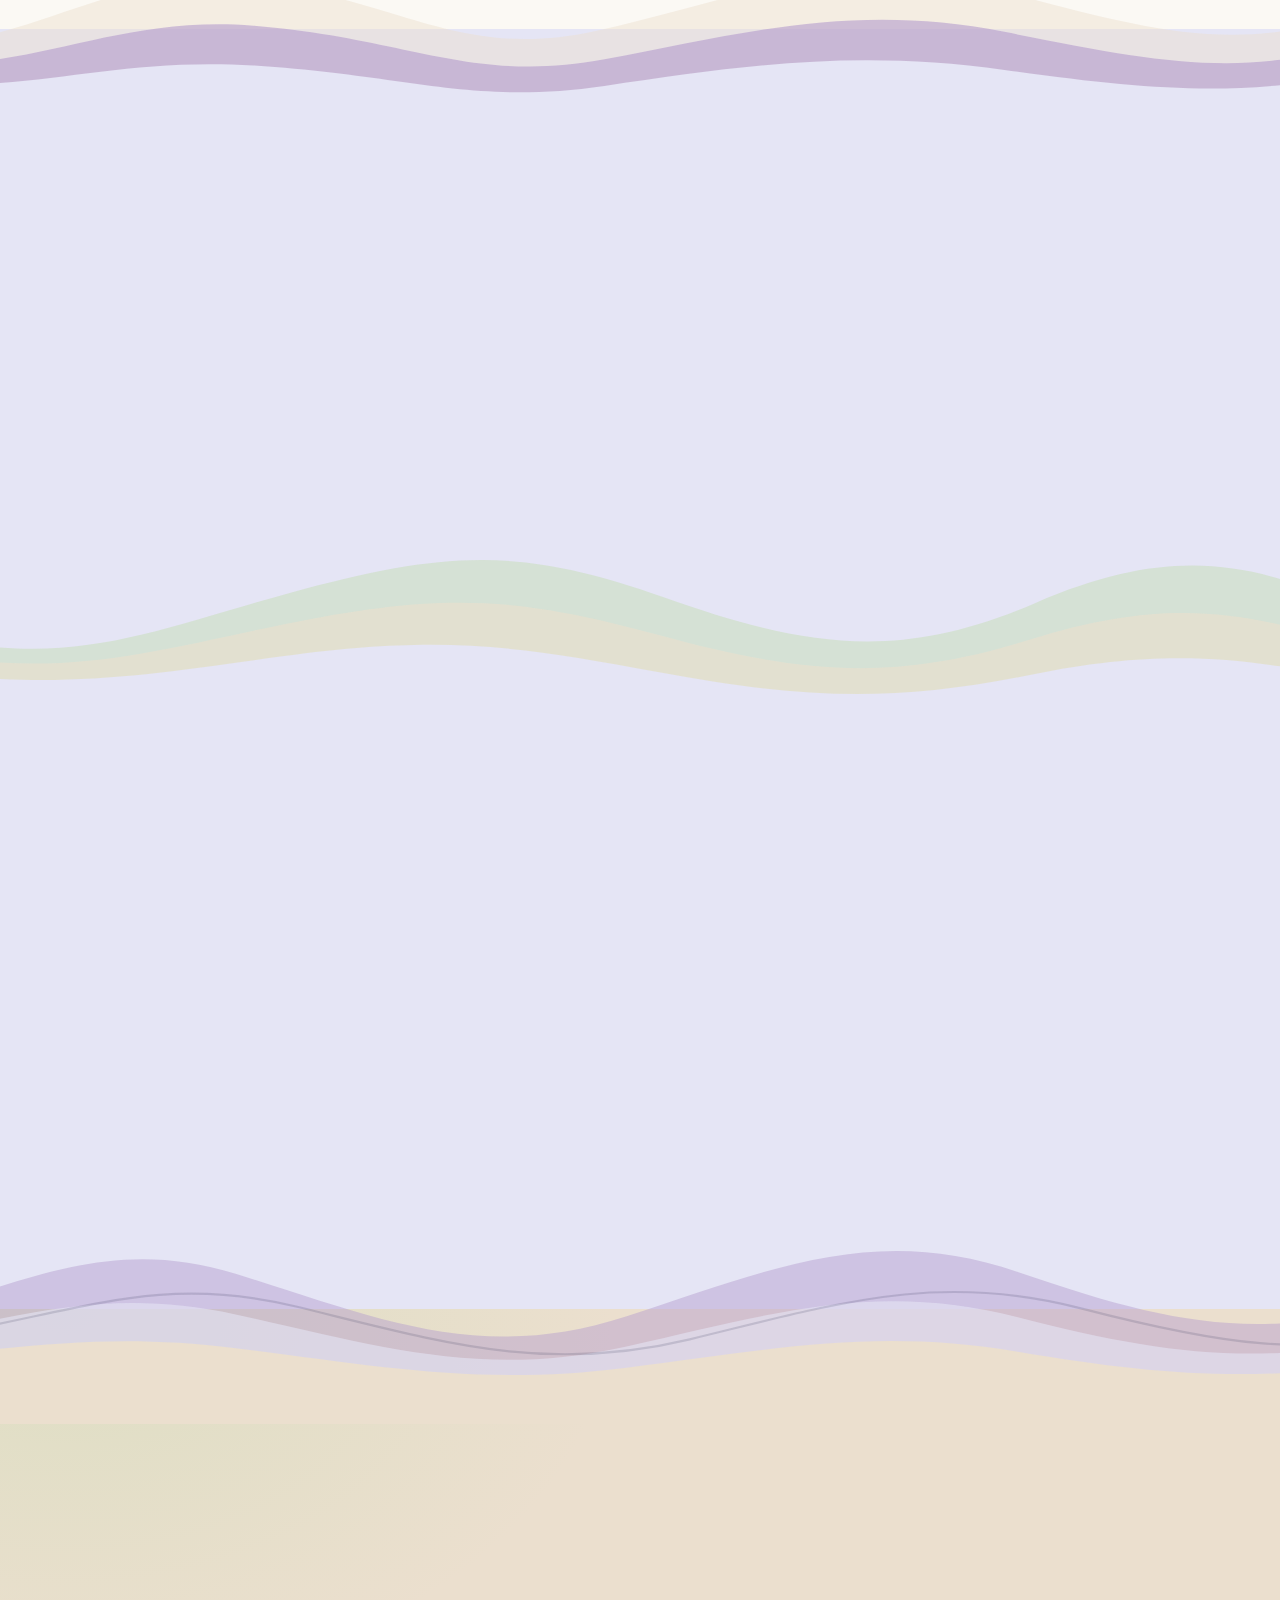
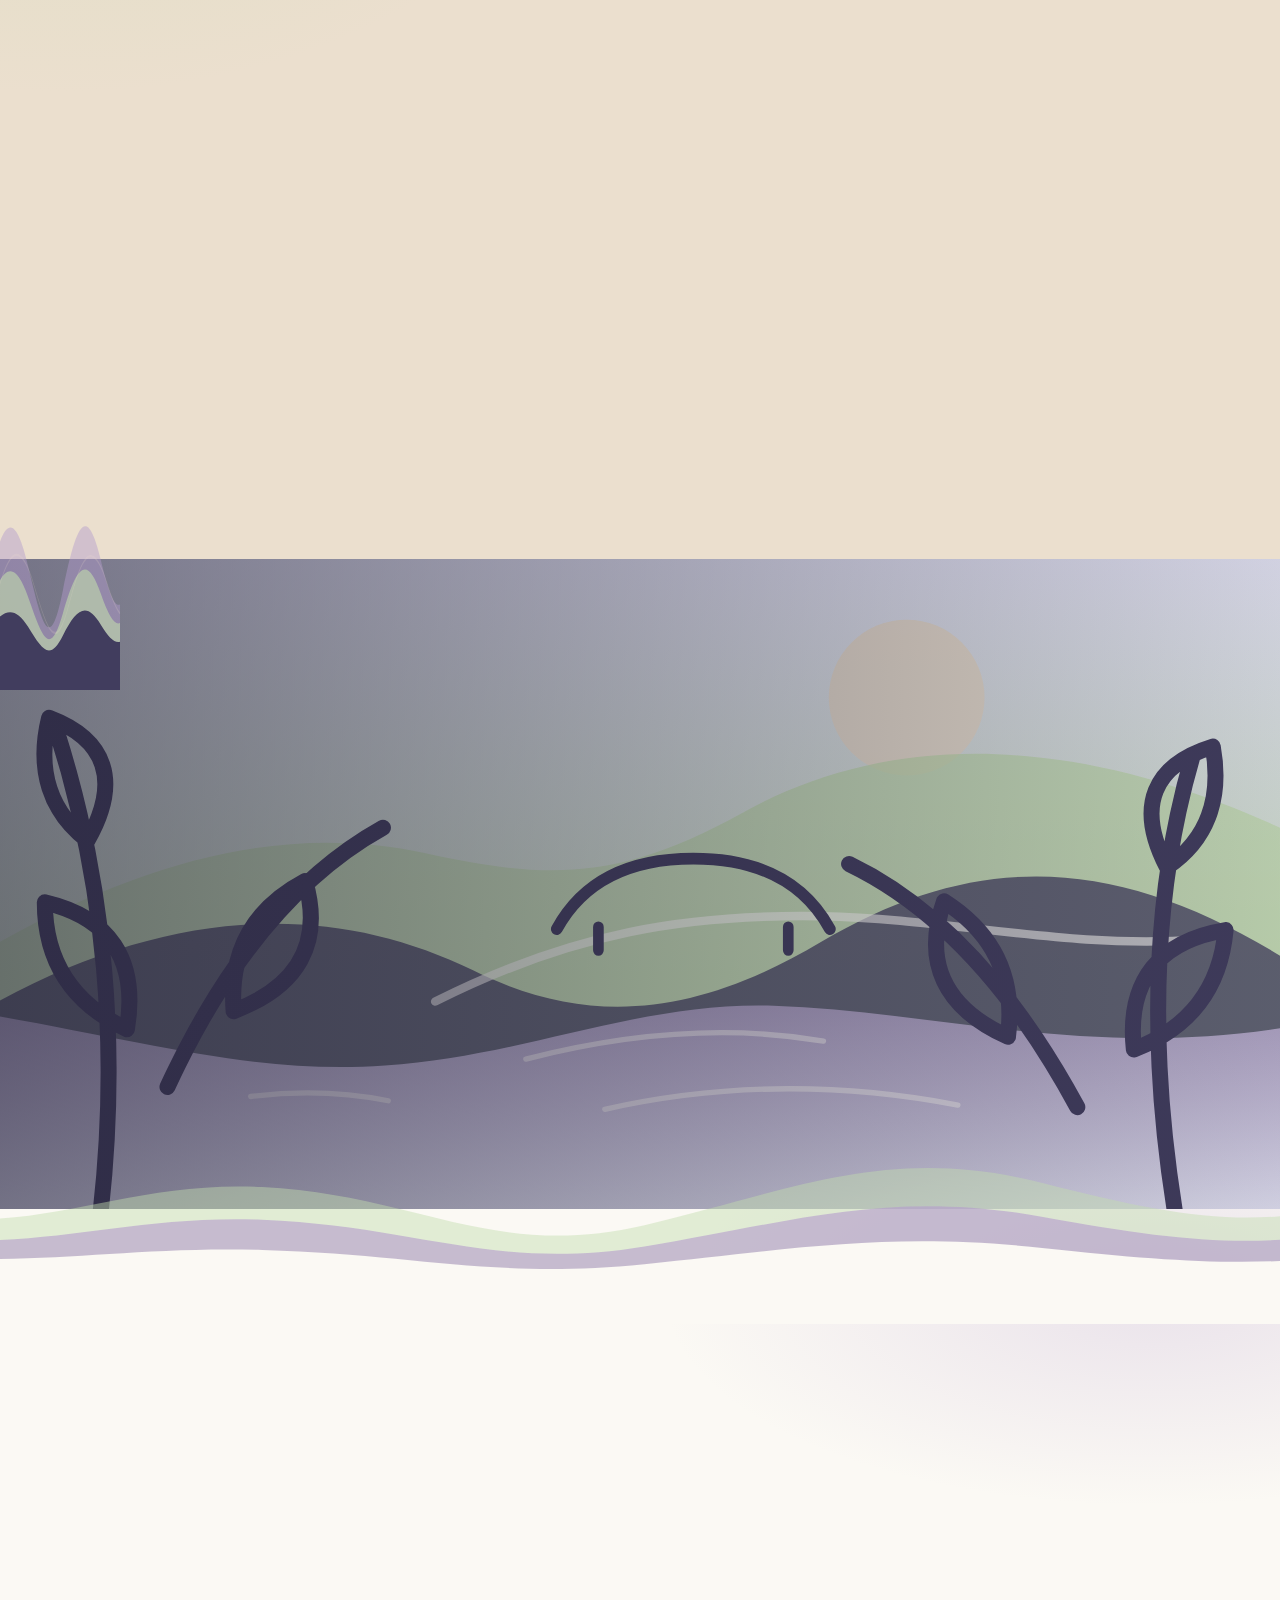
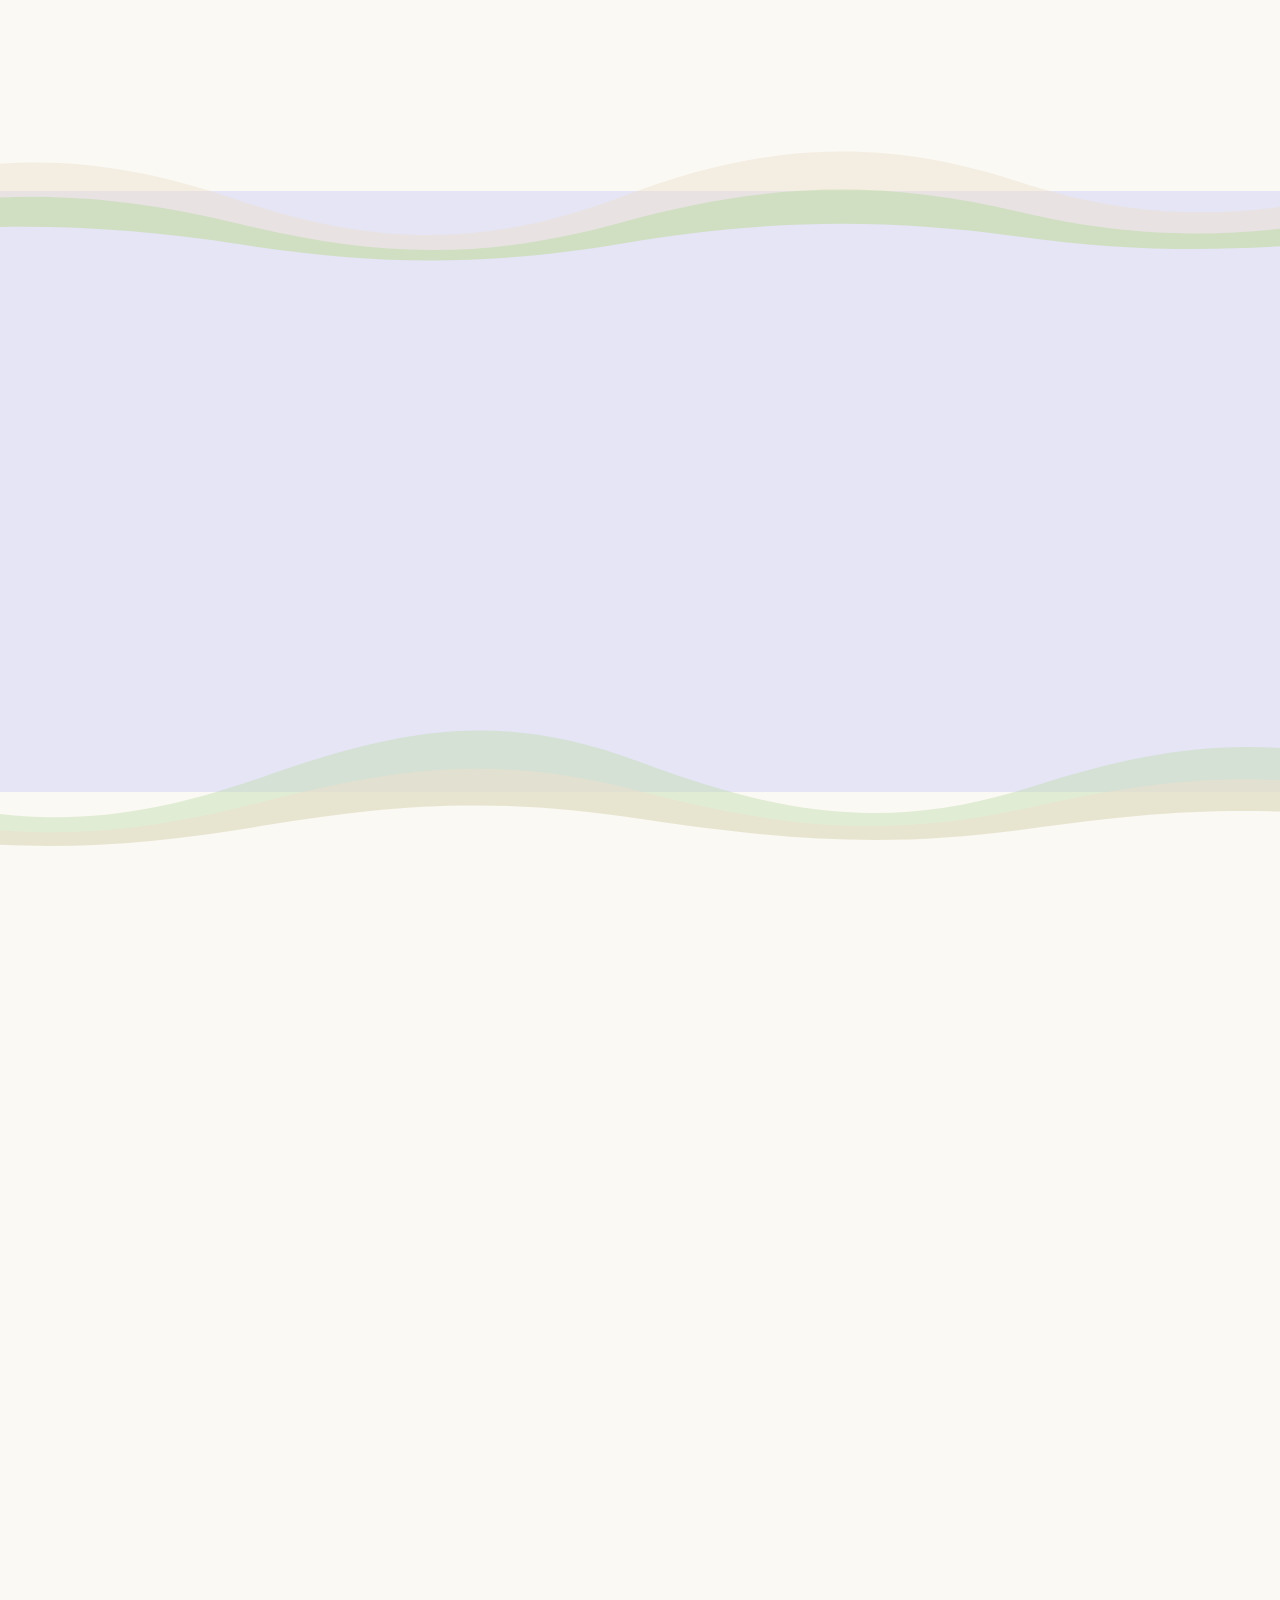
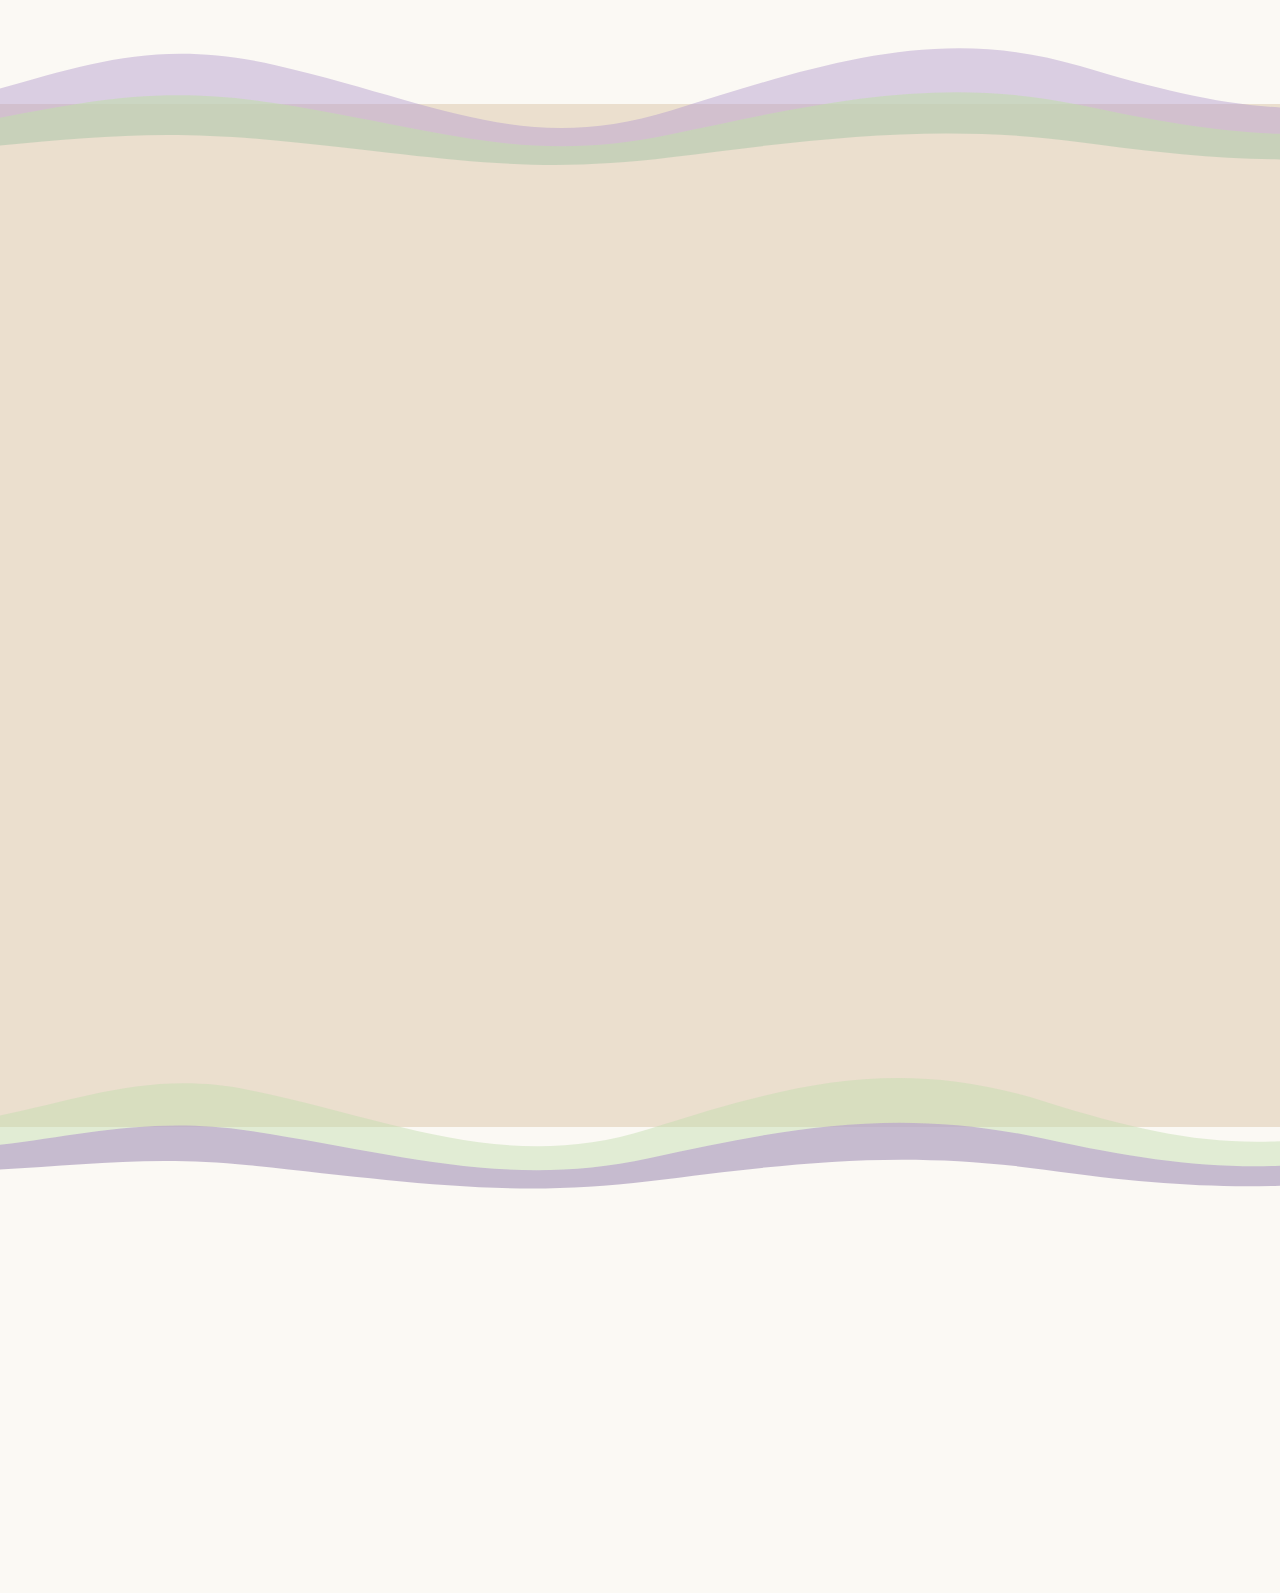
<file: contacto/index.html>
<!doctype html>
<html lang="pt-PT"><head><meta charset="utf-8"><meta name="viewport" content="width=device-width, initial-scale=1"><meta http-equiv="refresh" content="0;url=../#contactos"><title>Contactos — Mente Leve</title></head><body><p>Esta página foi integrada na plataforma Mente Leve. <a href="../#contactos">Abrir contactos</a>.</p></body></html>
</file>
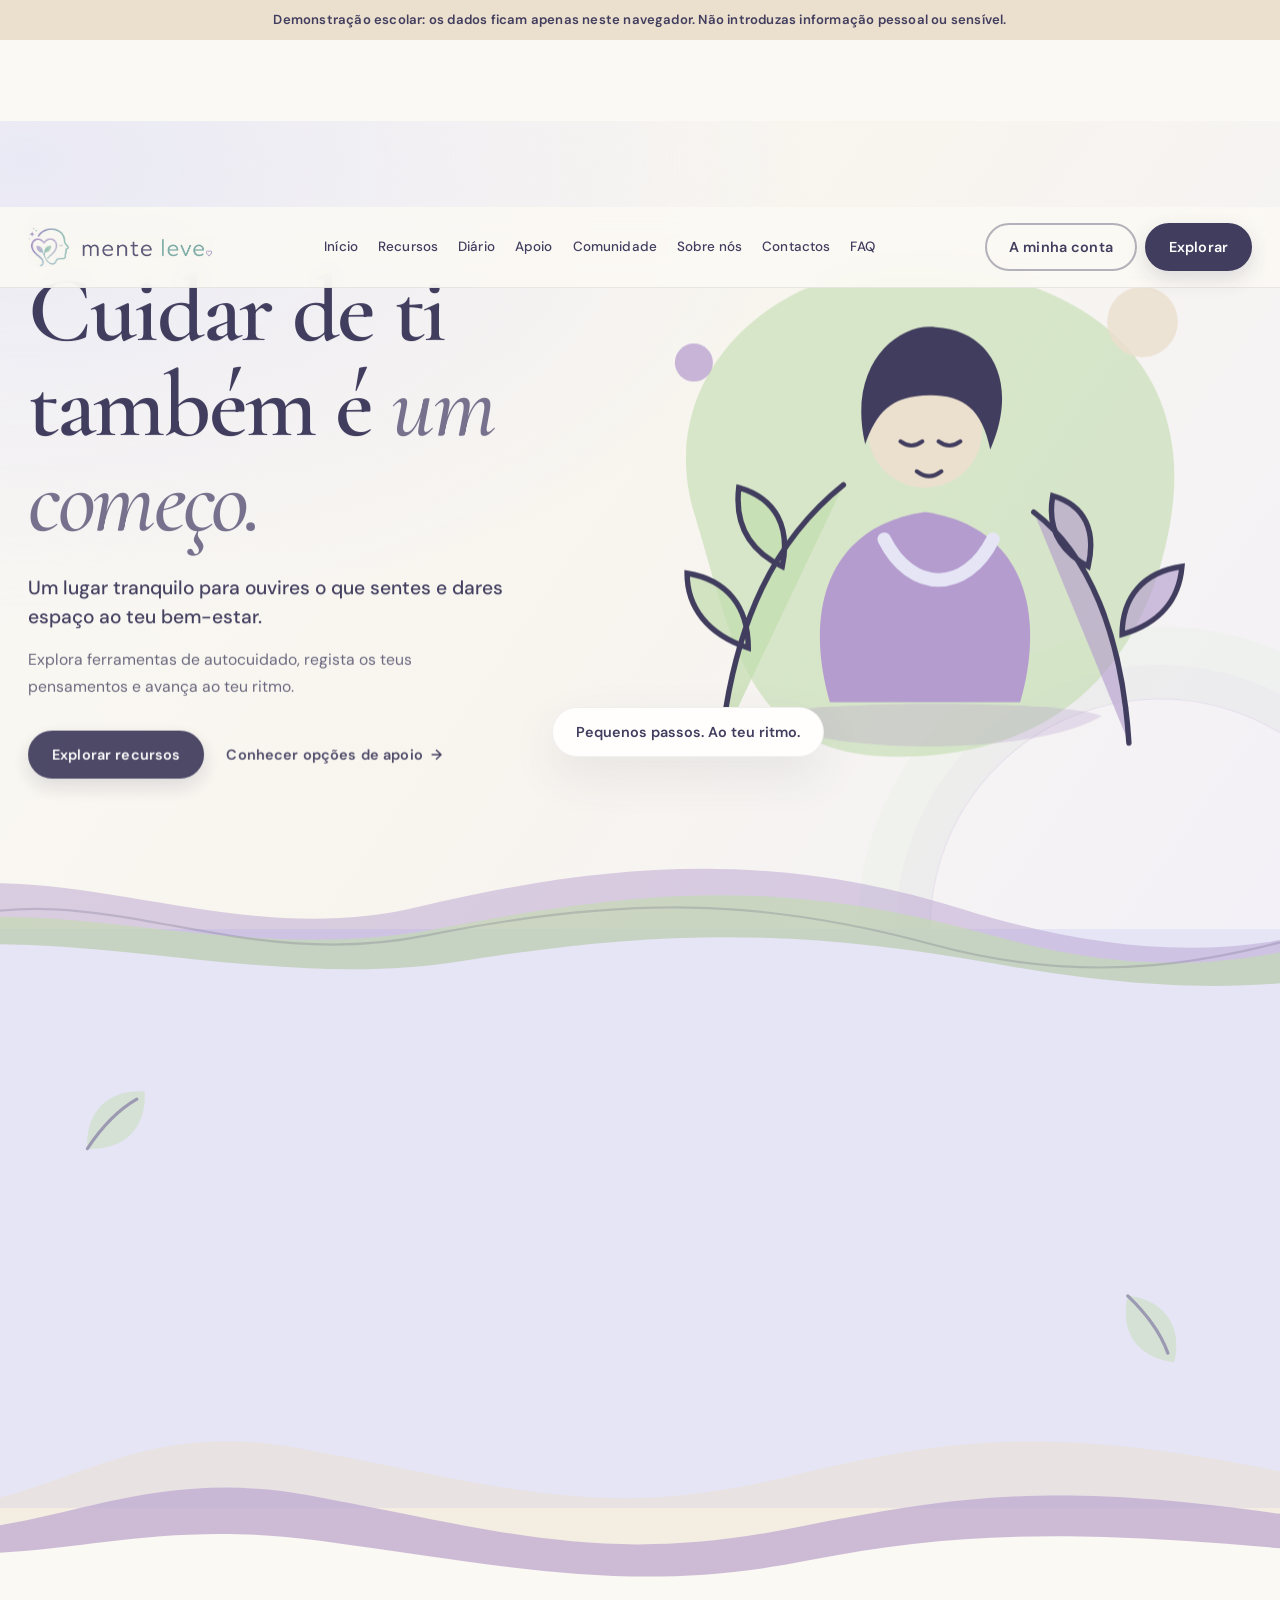
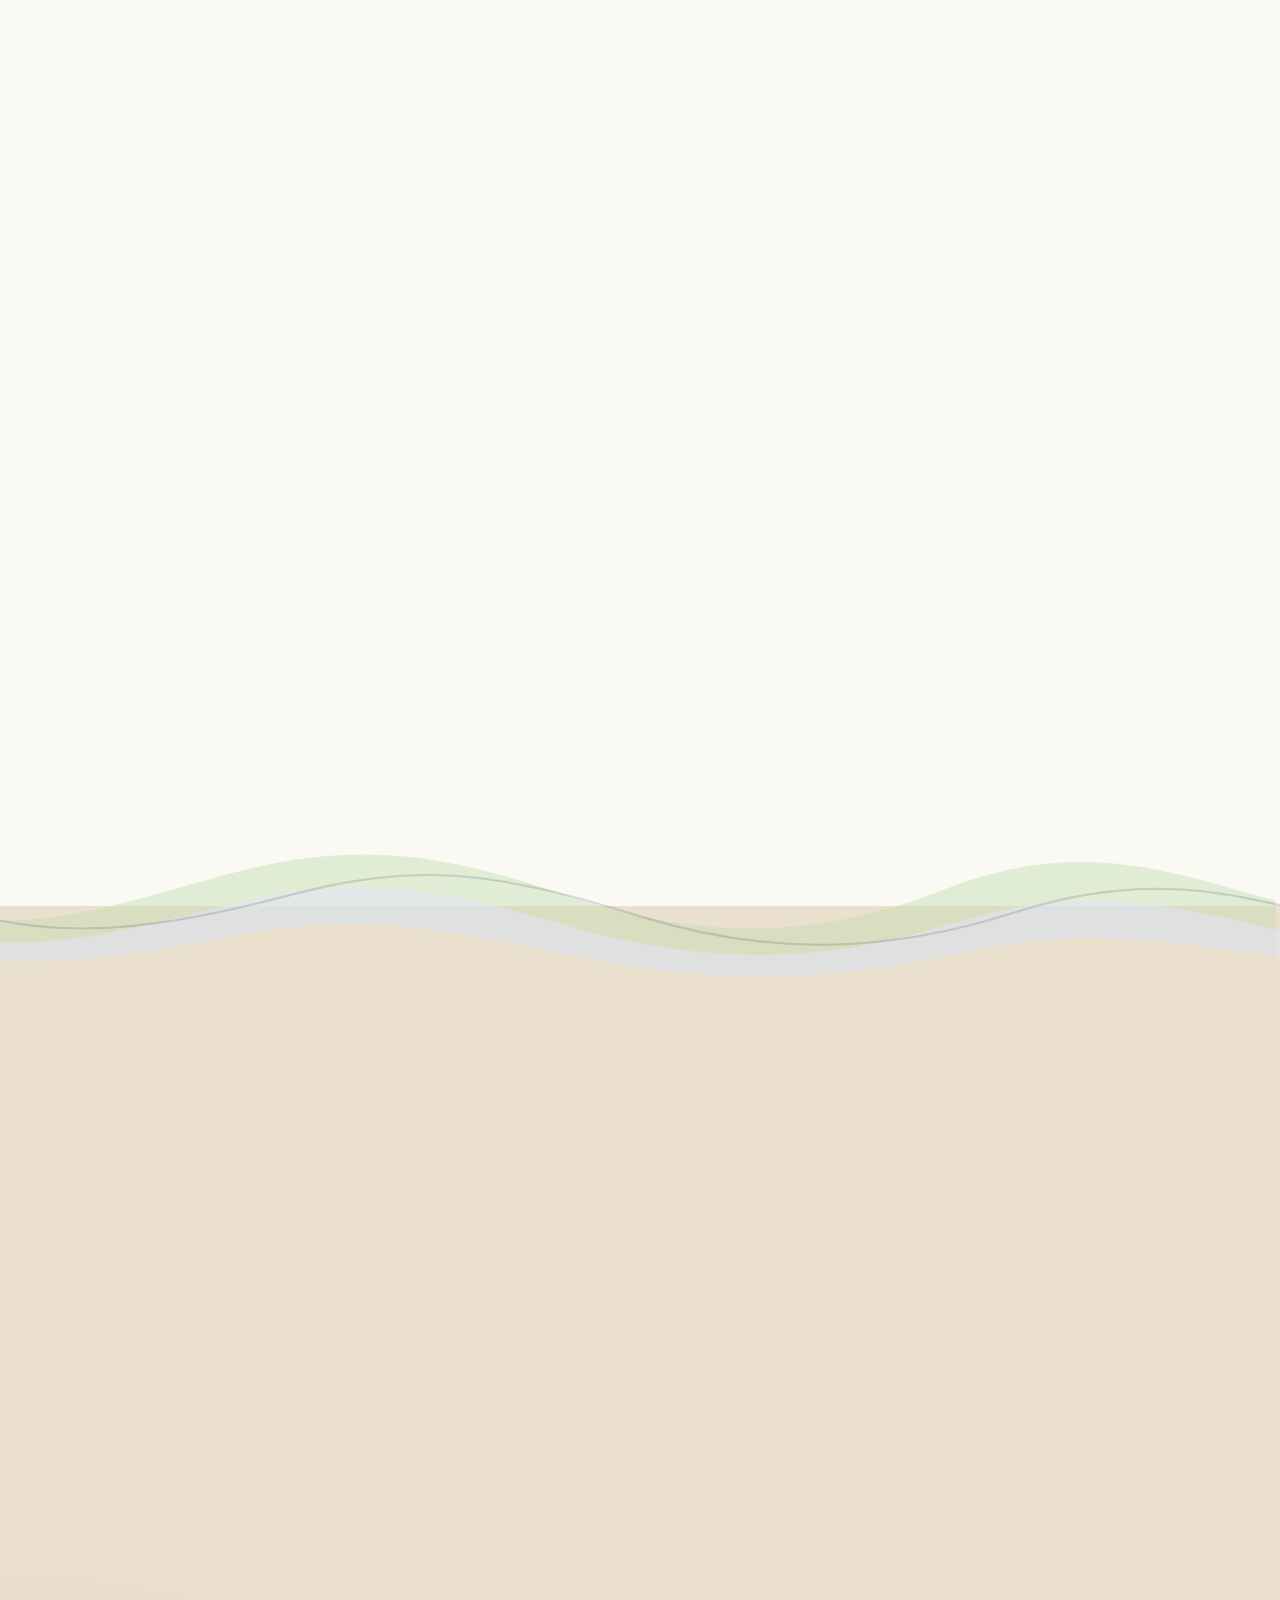
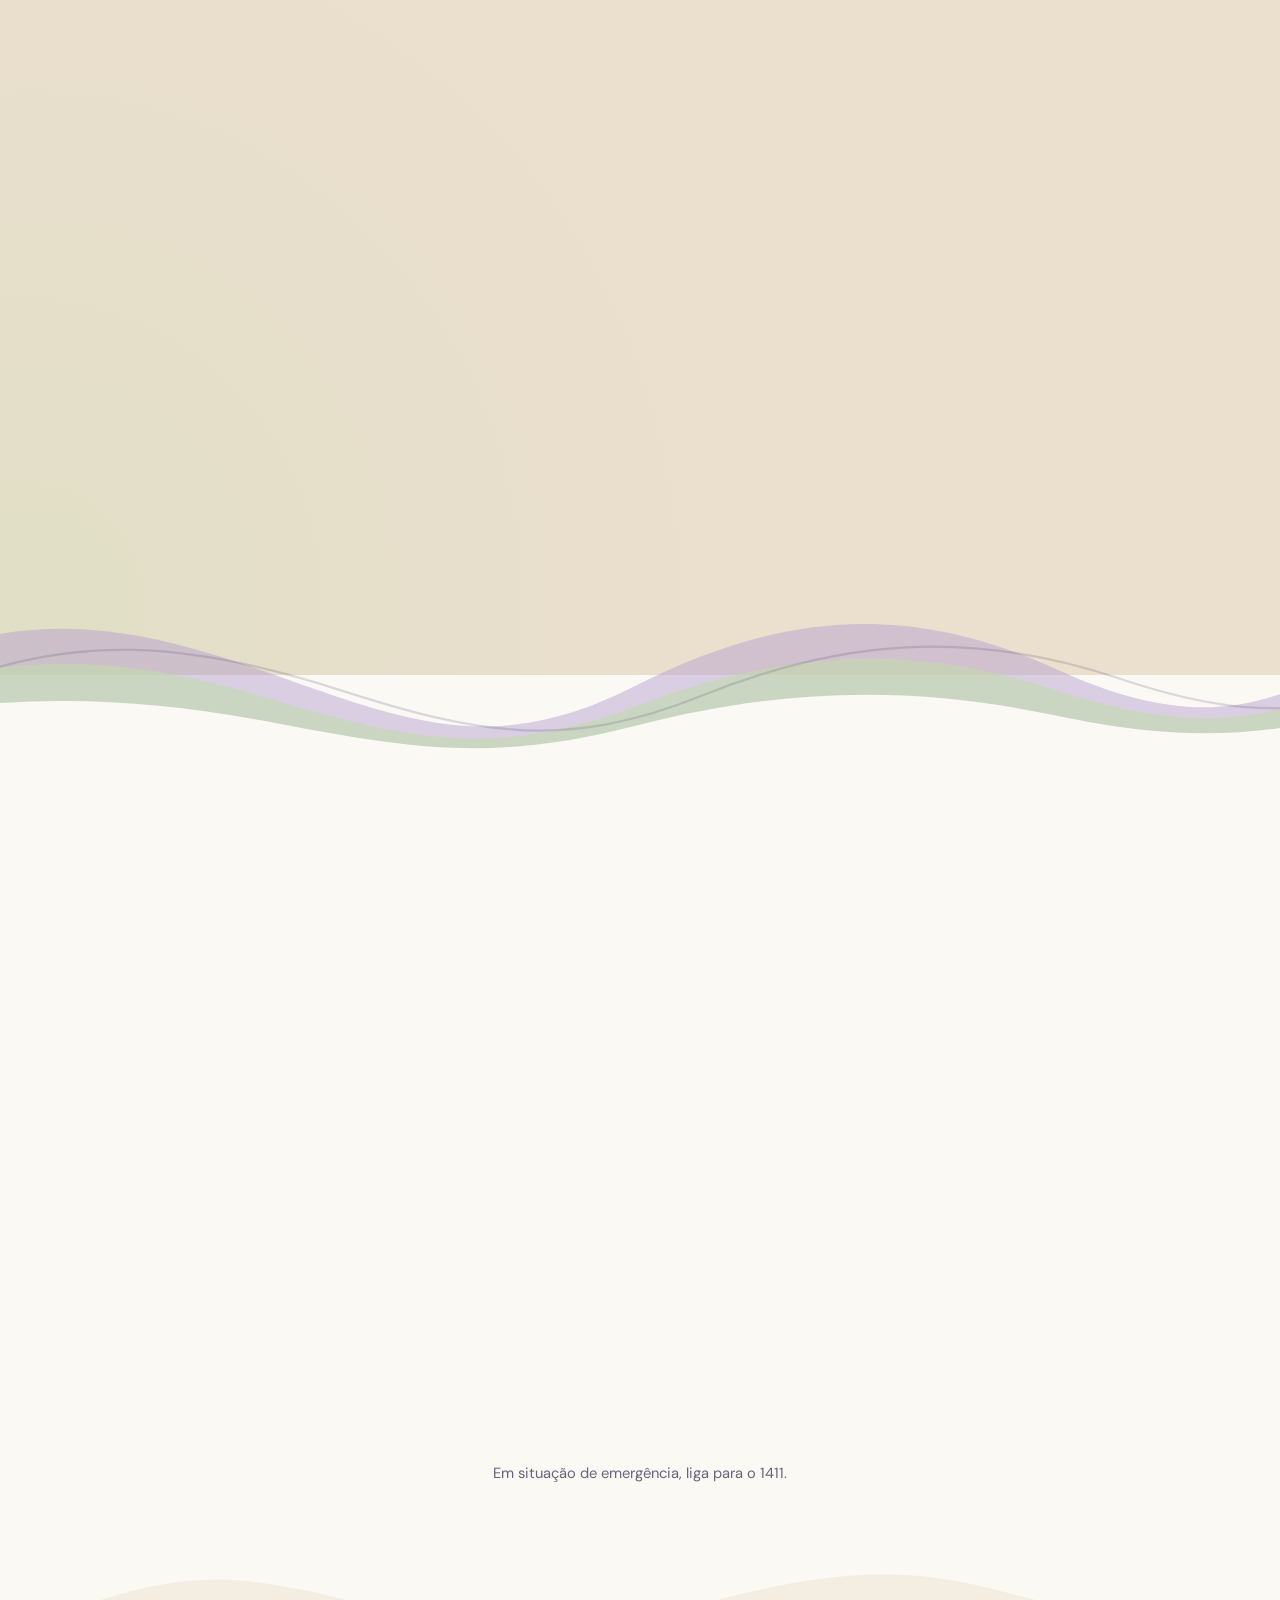
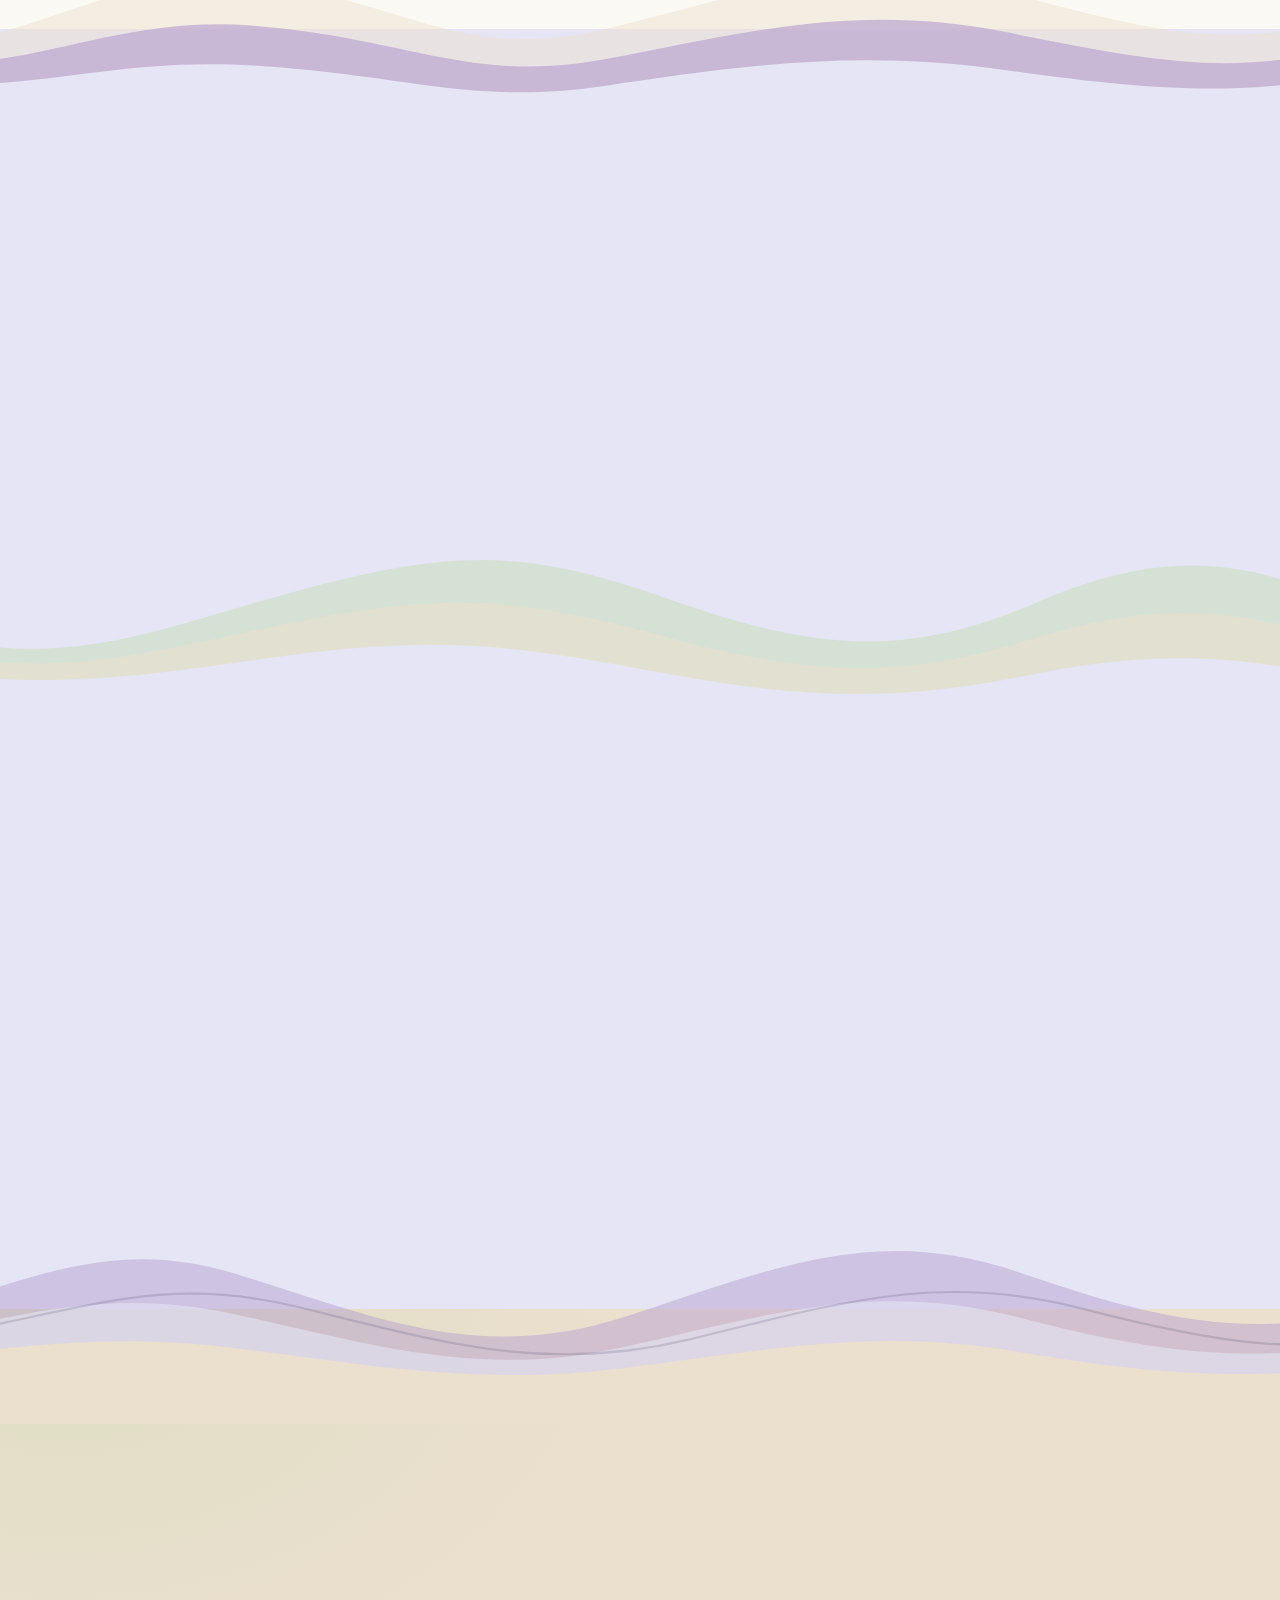
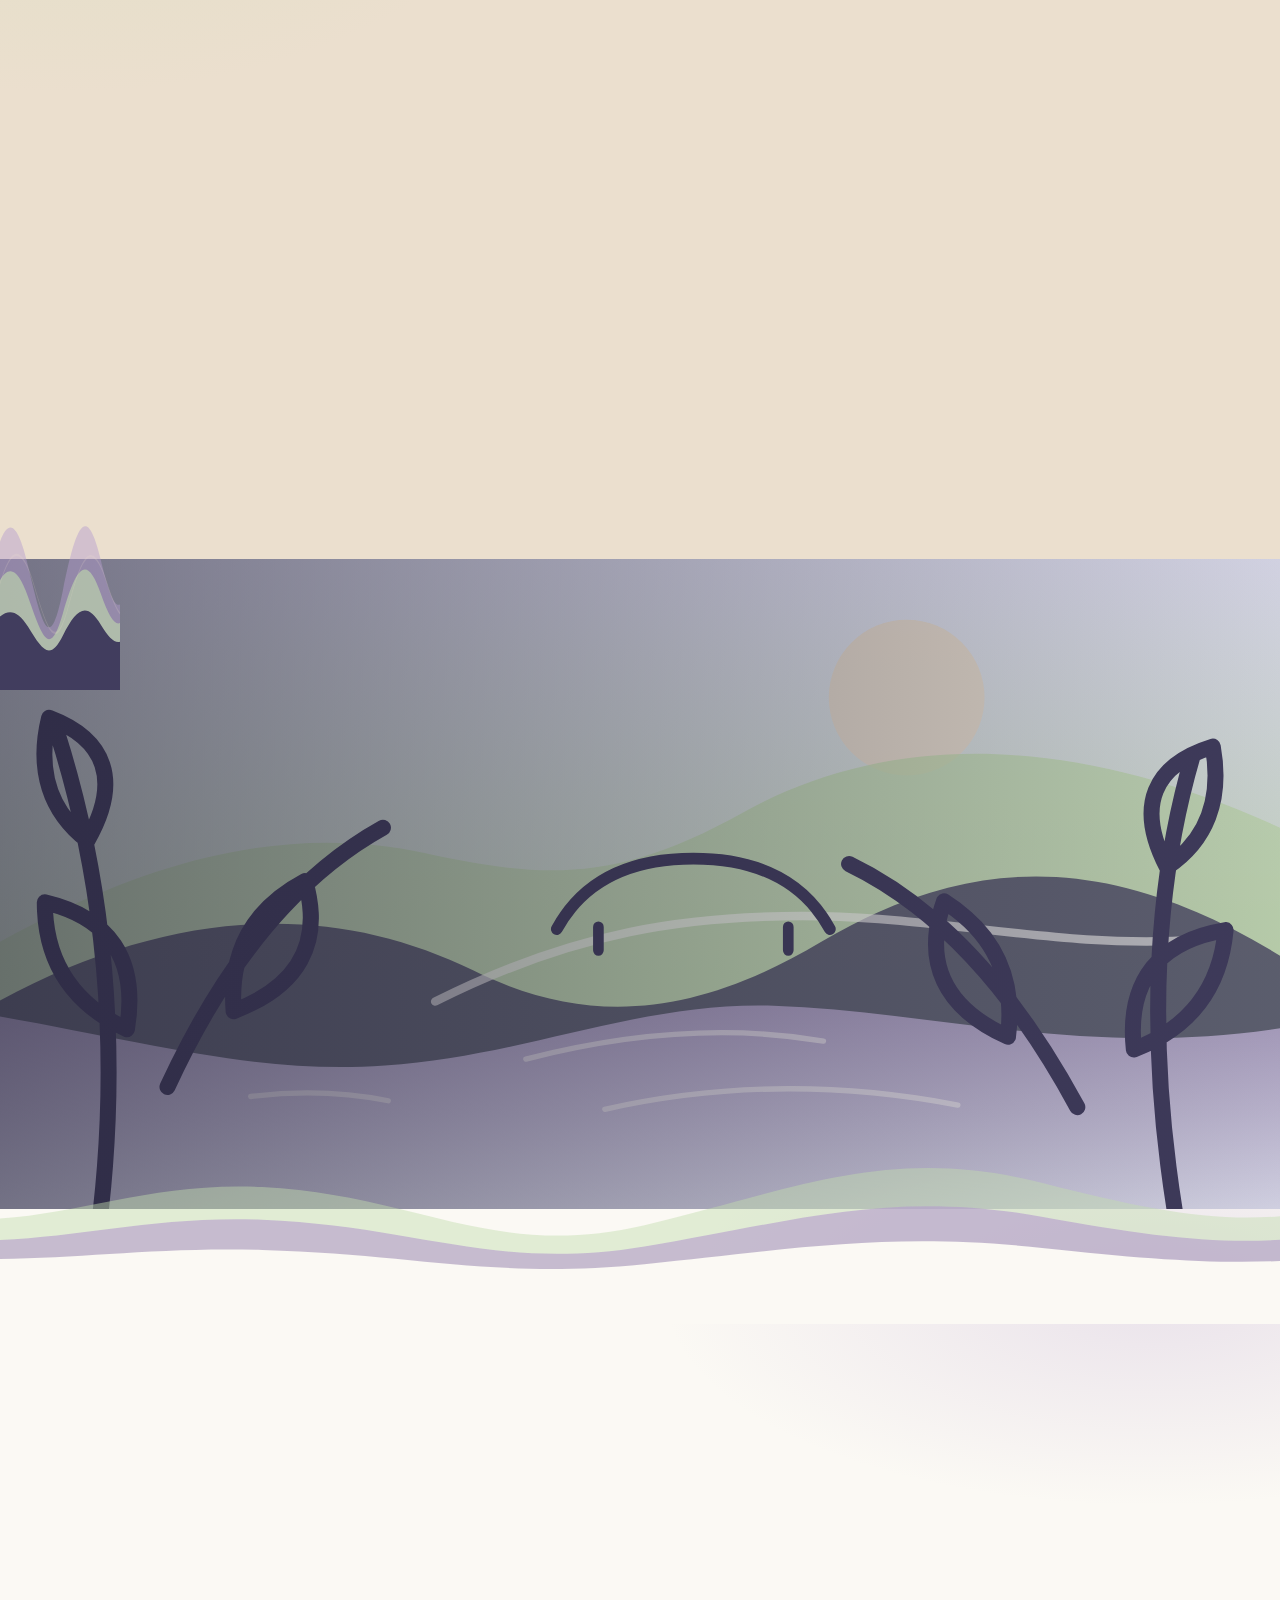
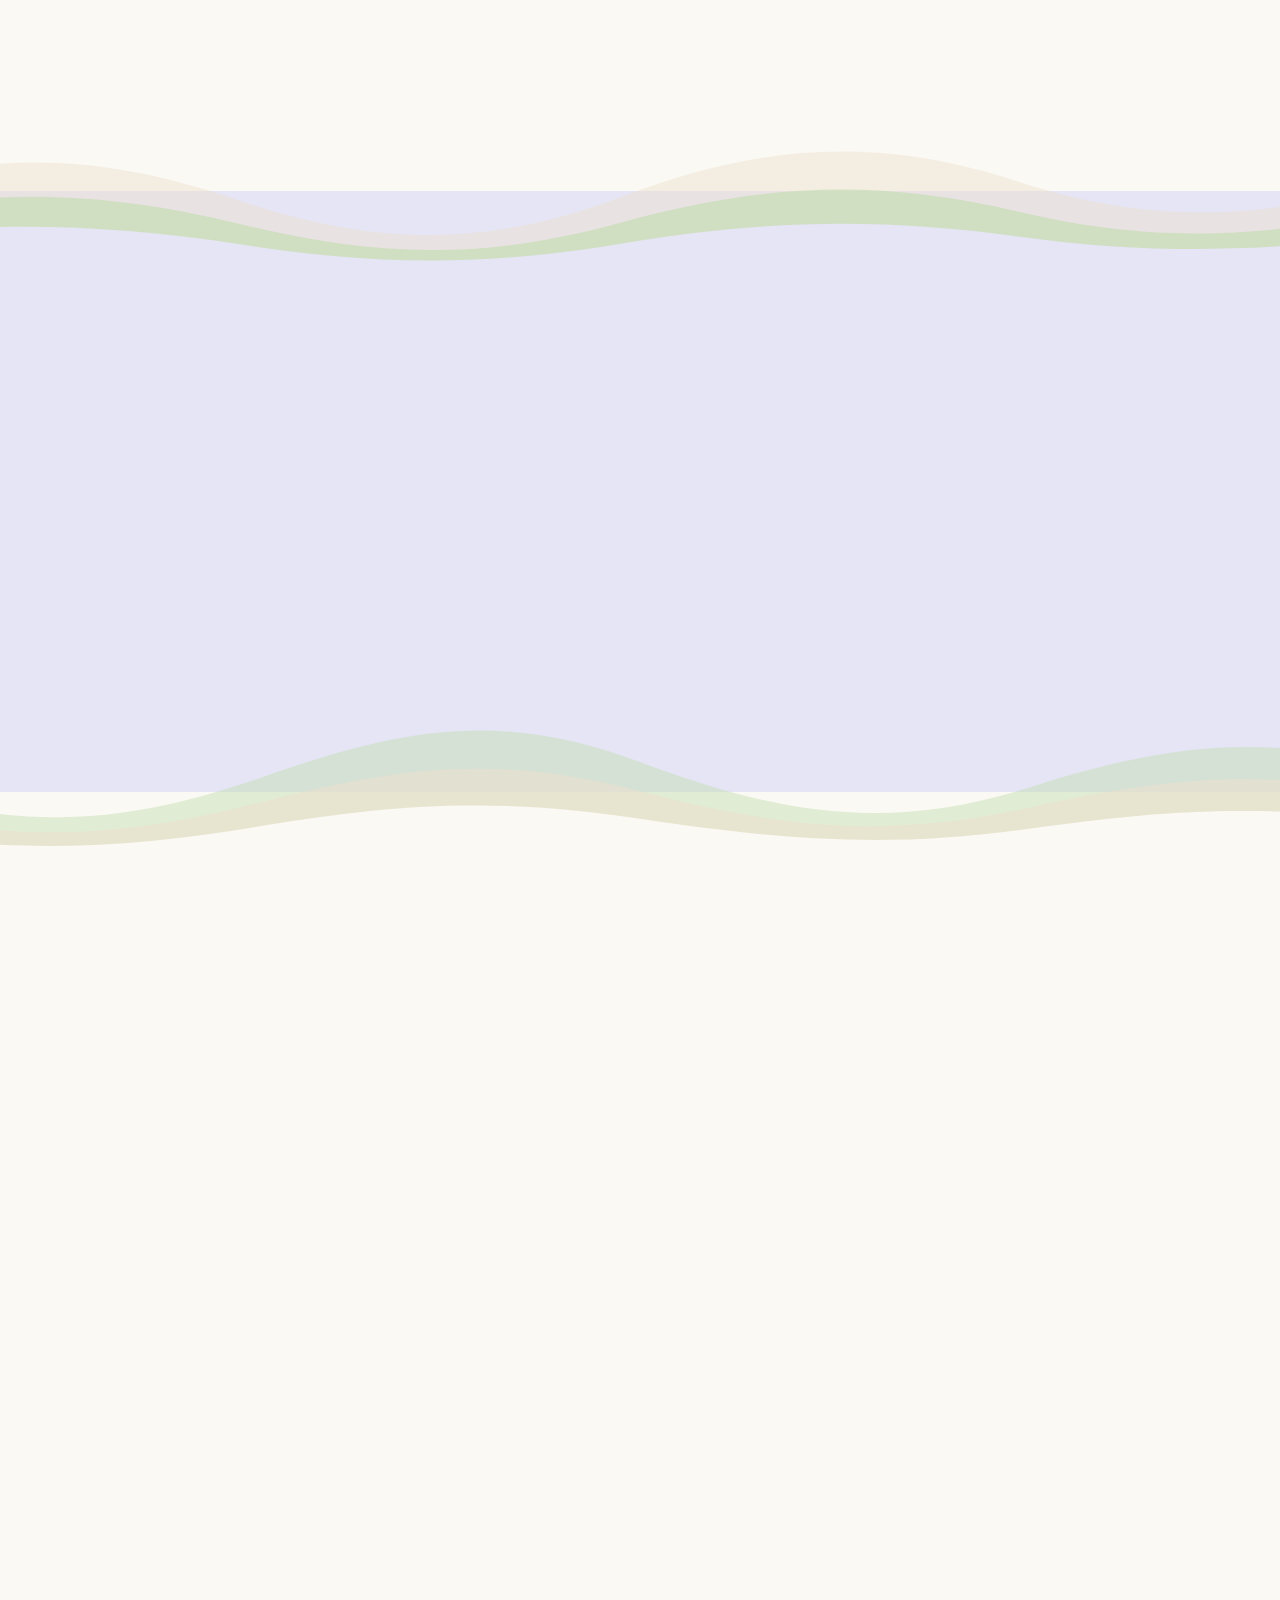
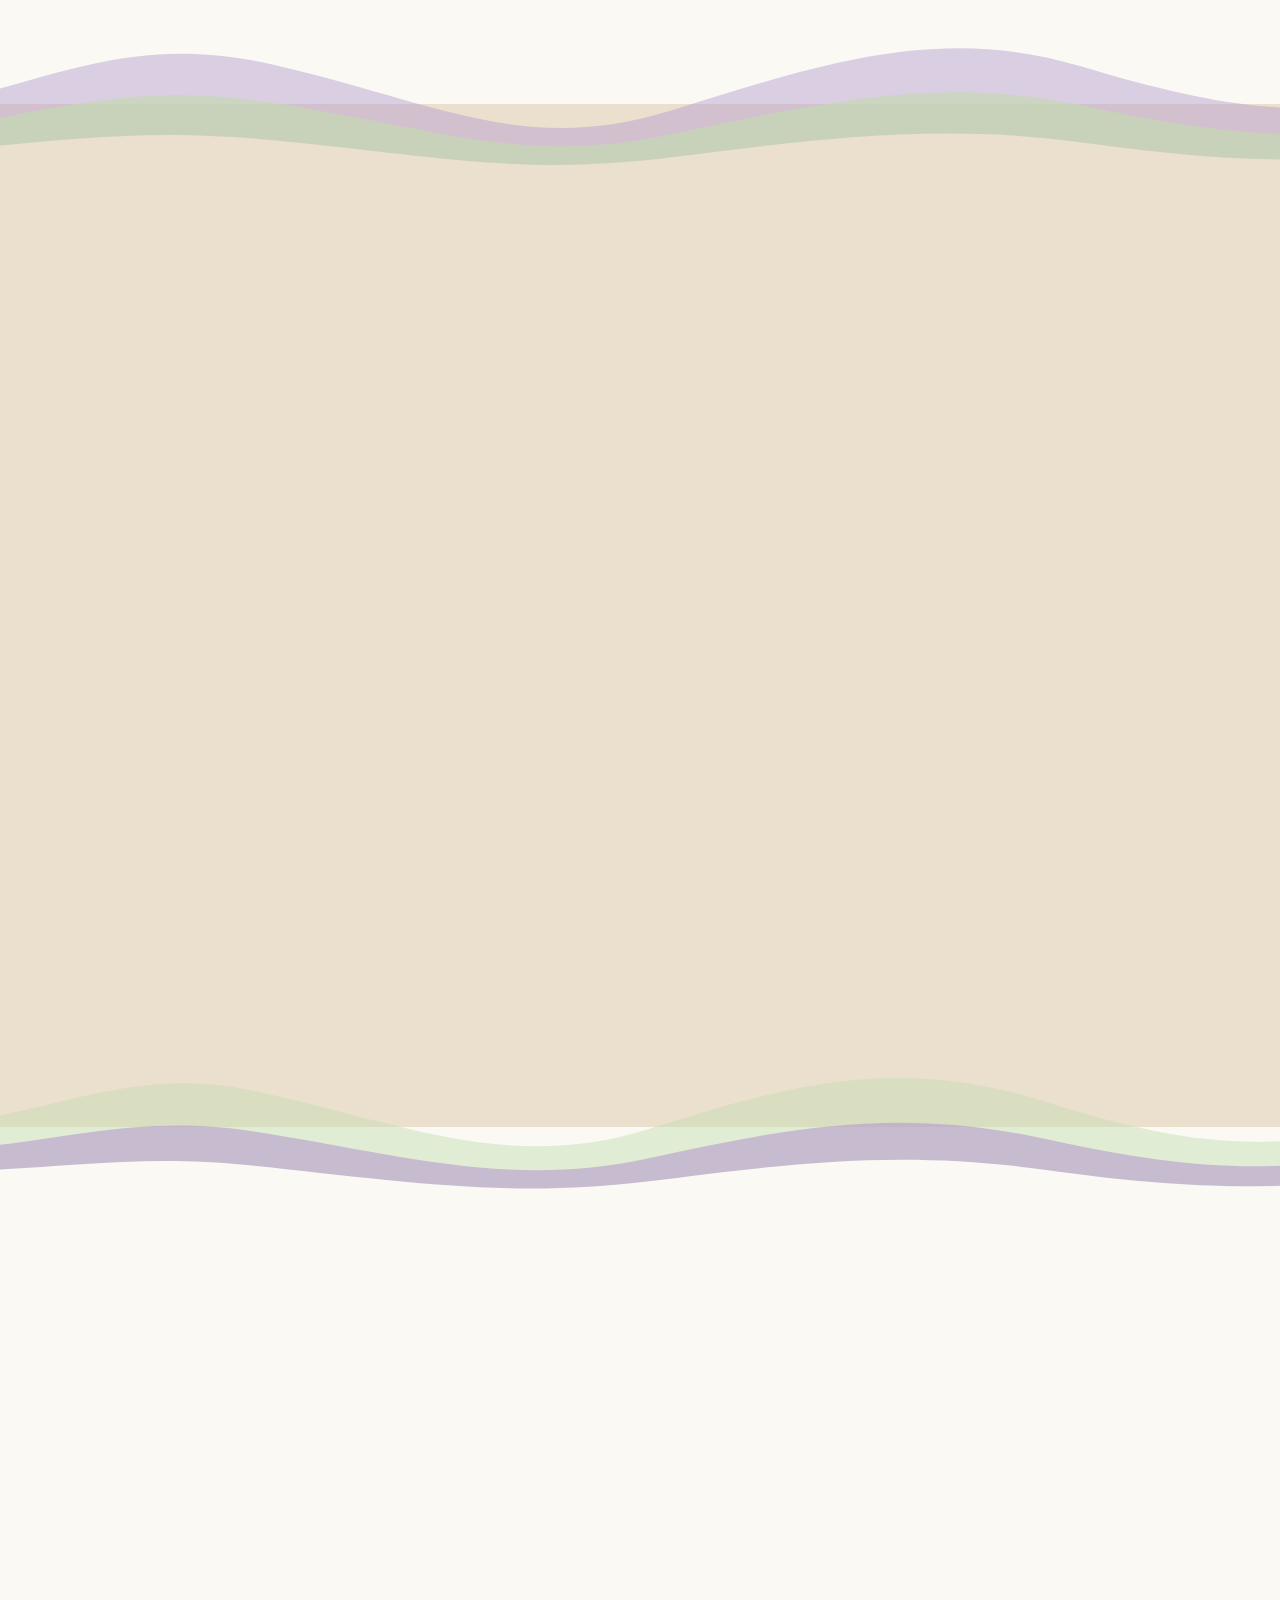
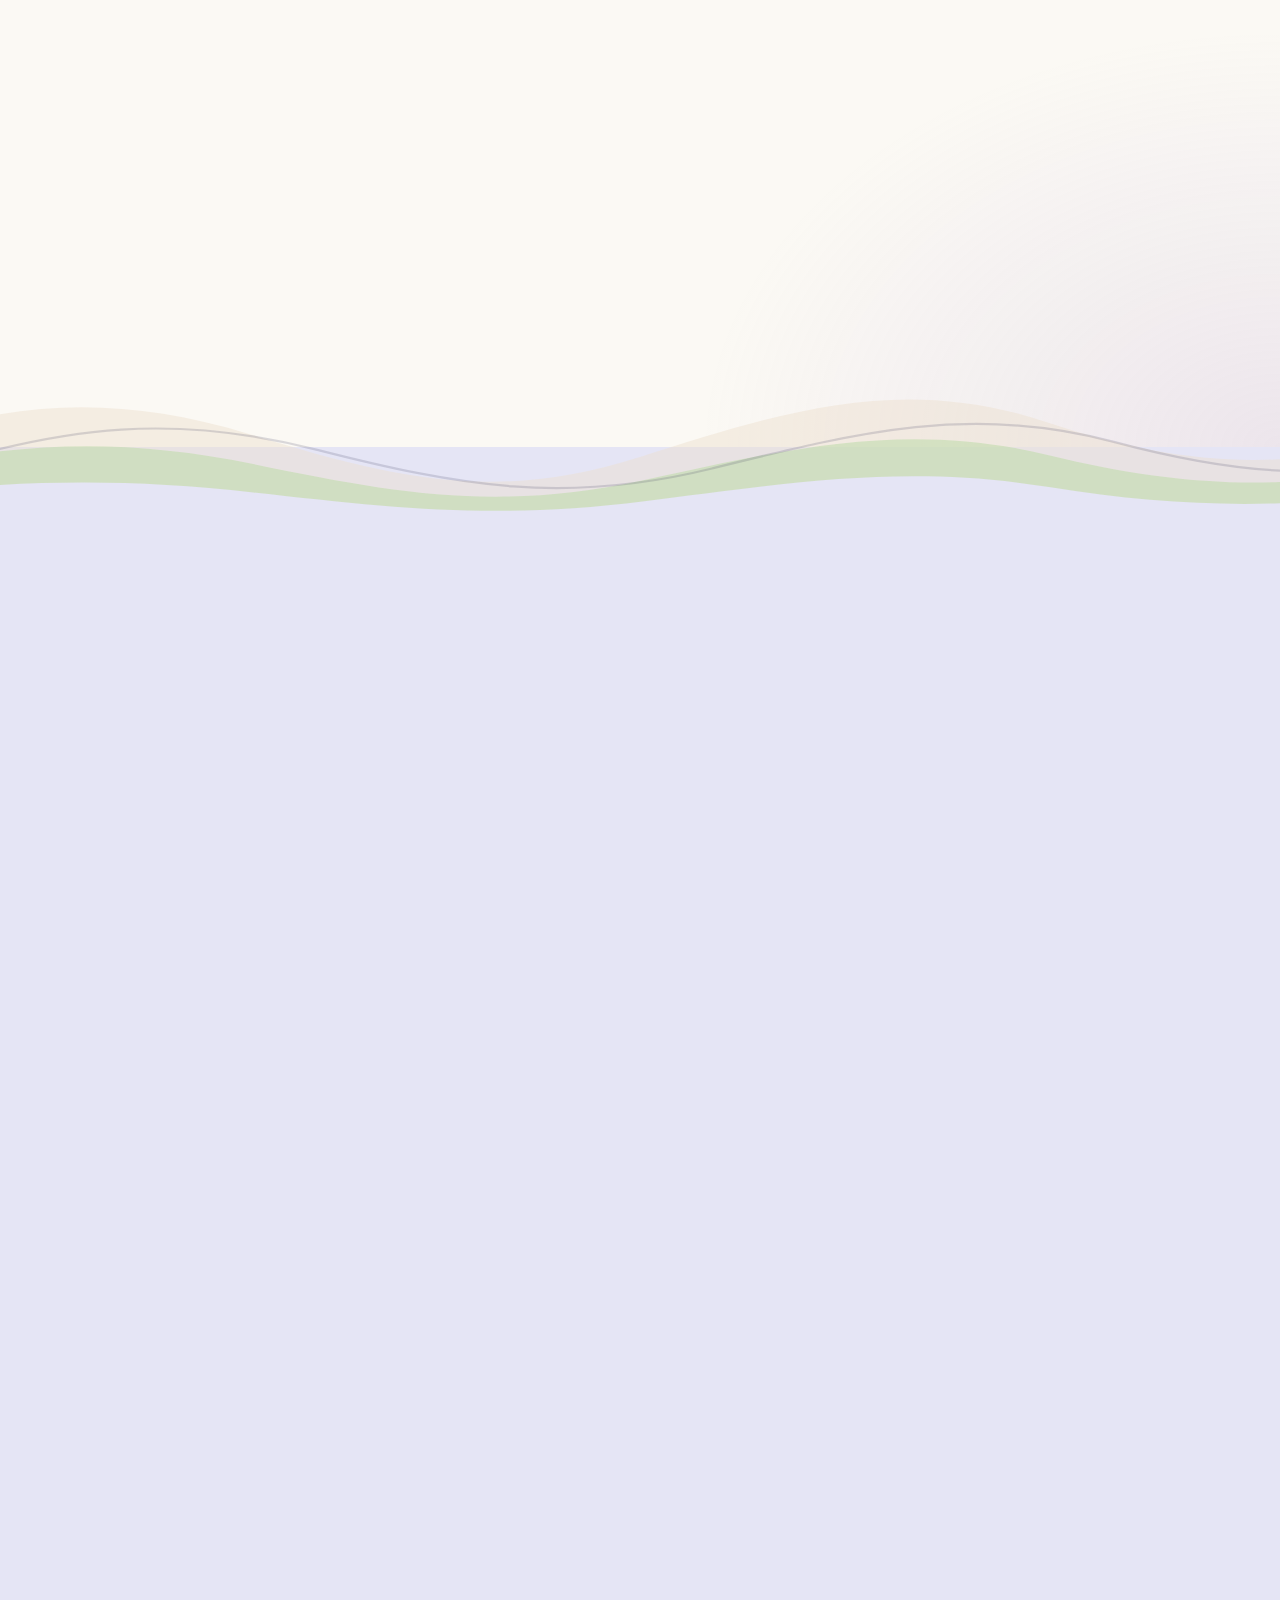
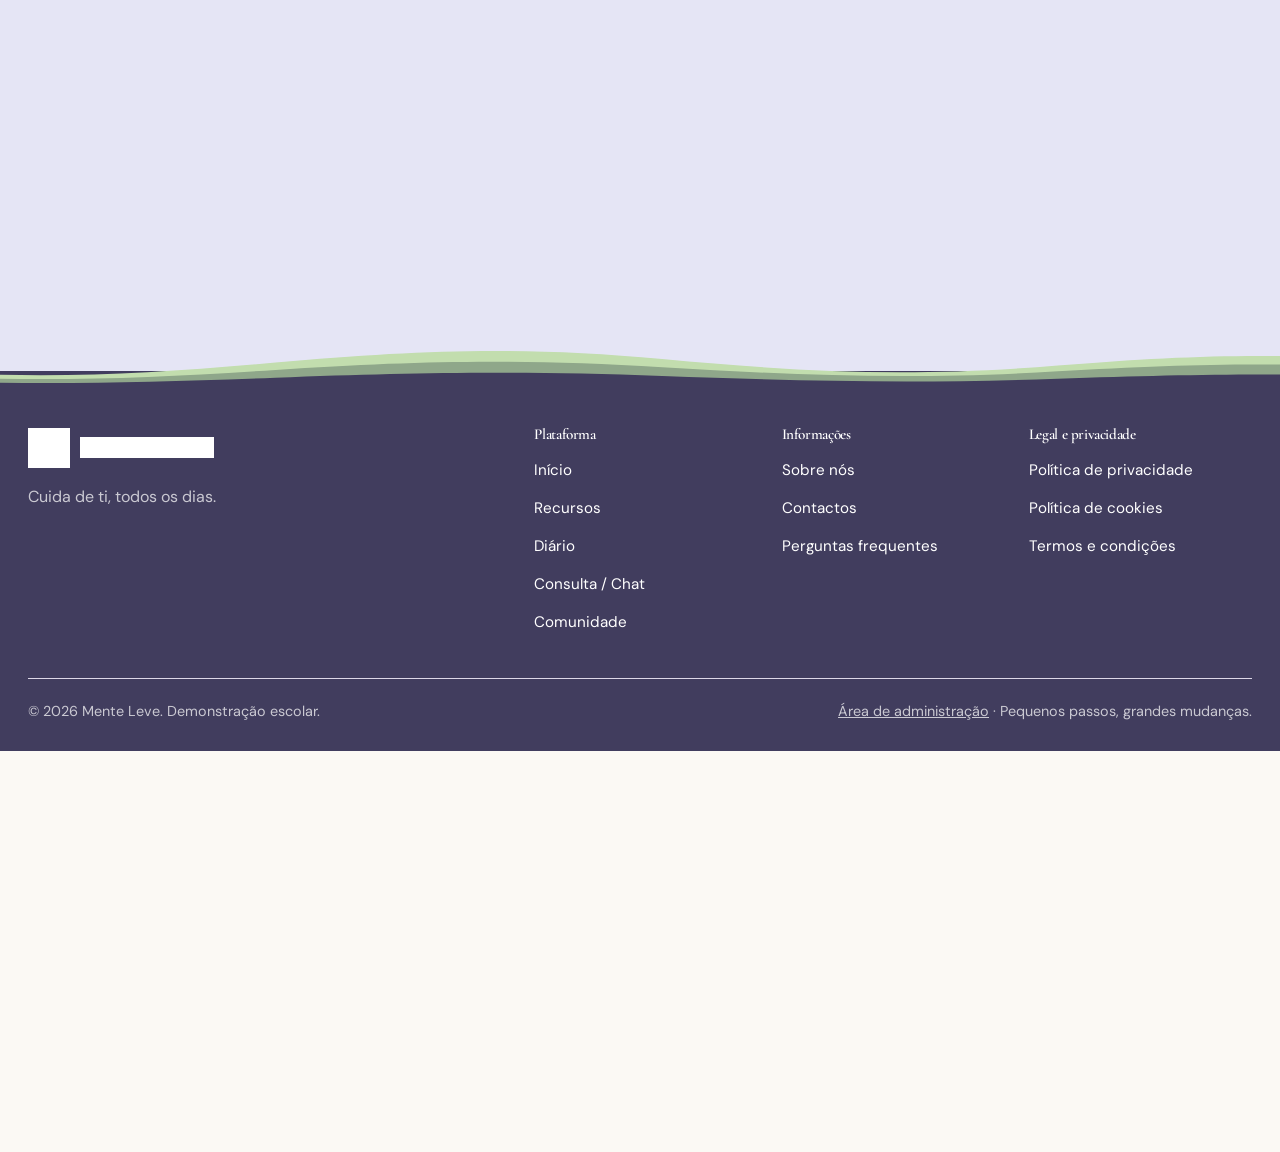
<file: experiencia/index.html>
<!doctype html>
<html lang="pt-PT"><head><meta charset="utf-8"><meta name="viewport" content="width=device-width, initial-scale=1"><meta http-equiv="refresh" content="0;url=../#recursos"><title>Recursos — Mente Leve</title></head><body><p>Esta página foi integrada na plataforma Mente Leve. <a href="../#recursos">Abrir recursos</a>.</p></body></html>
</file>
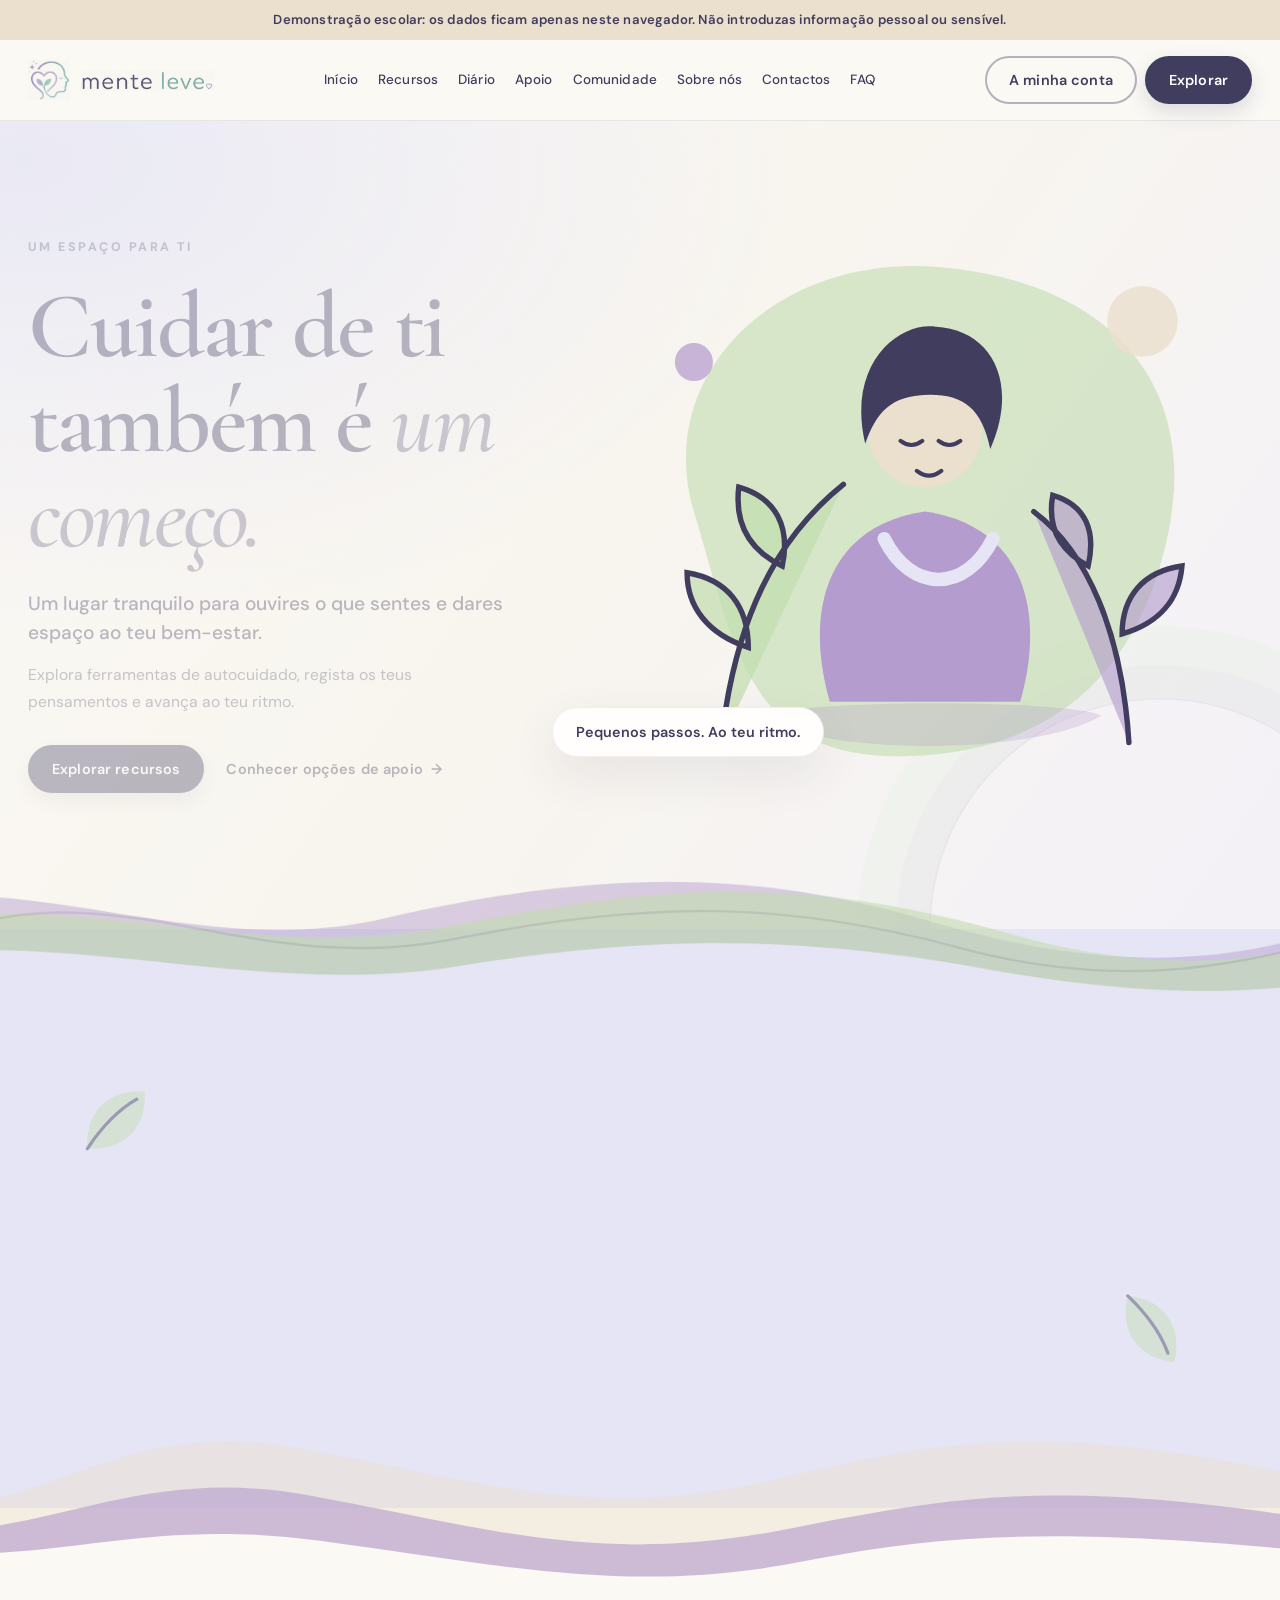
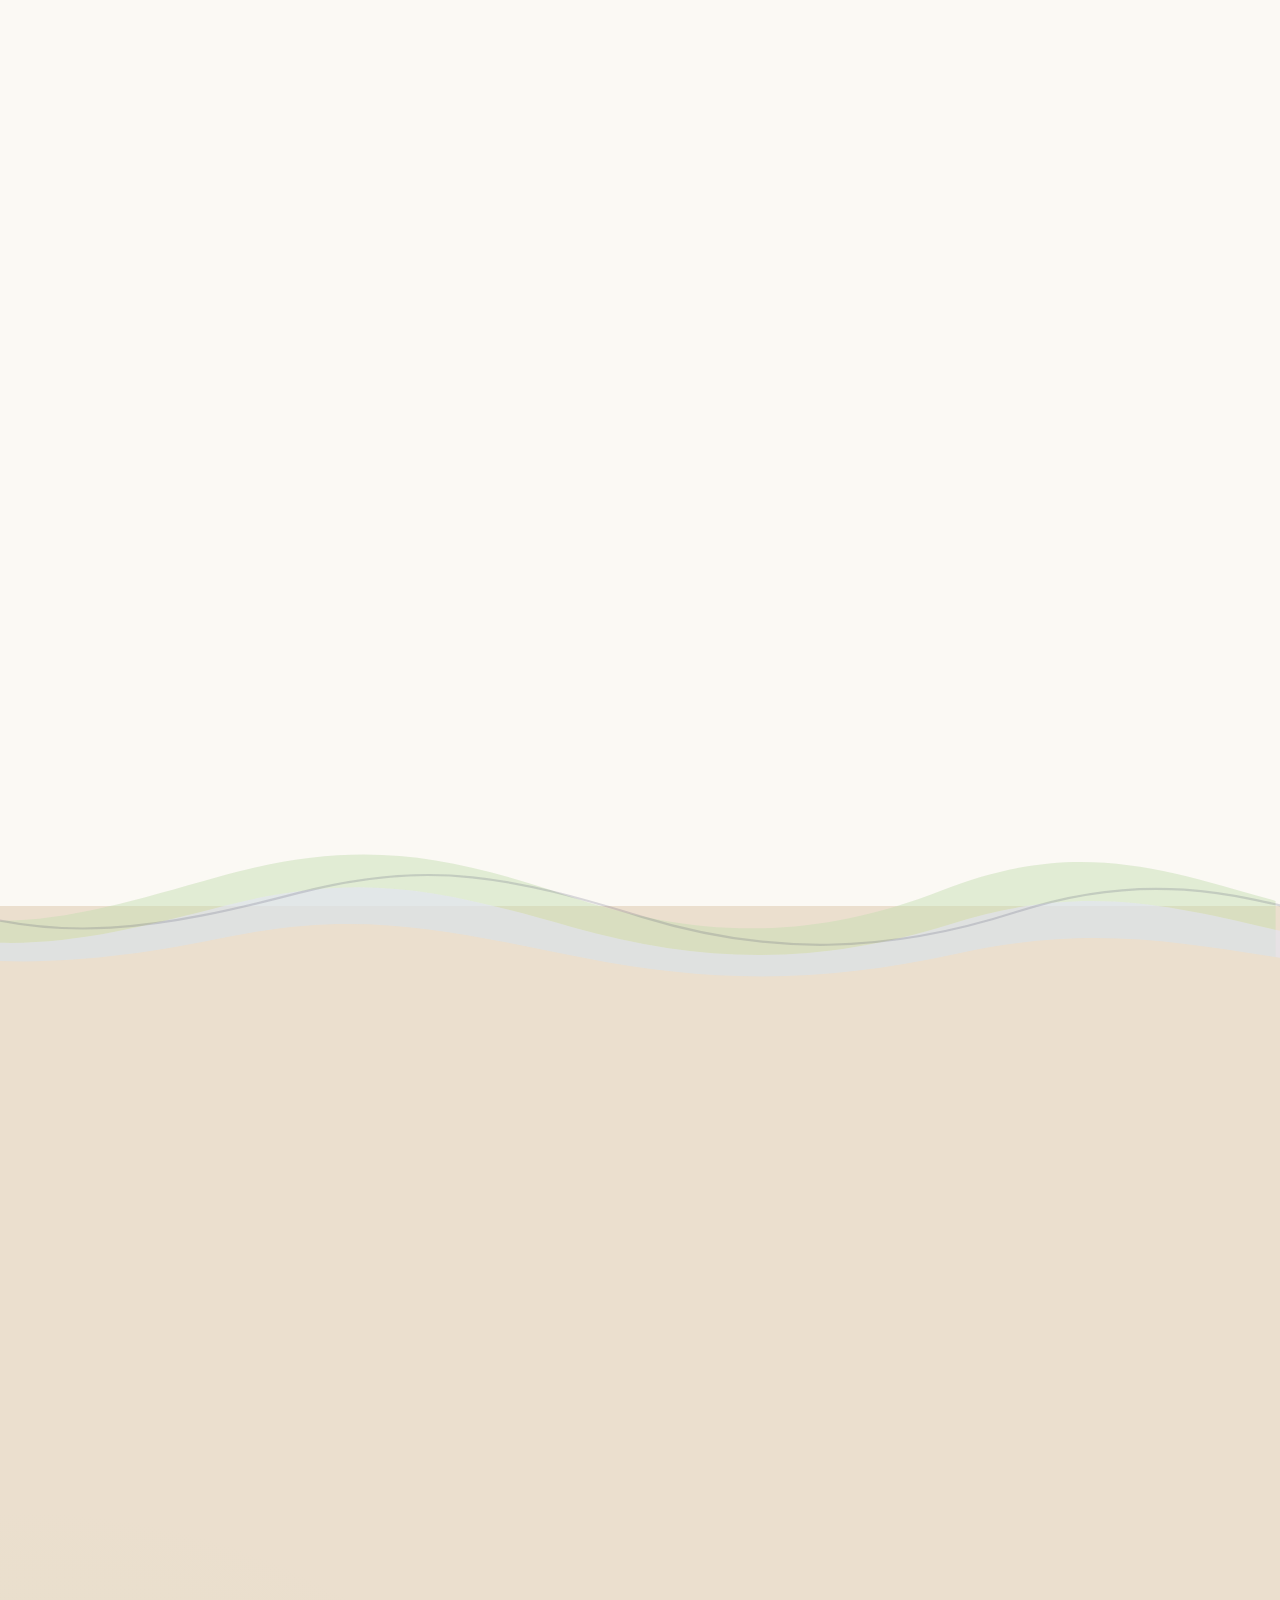
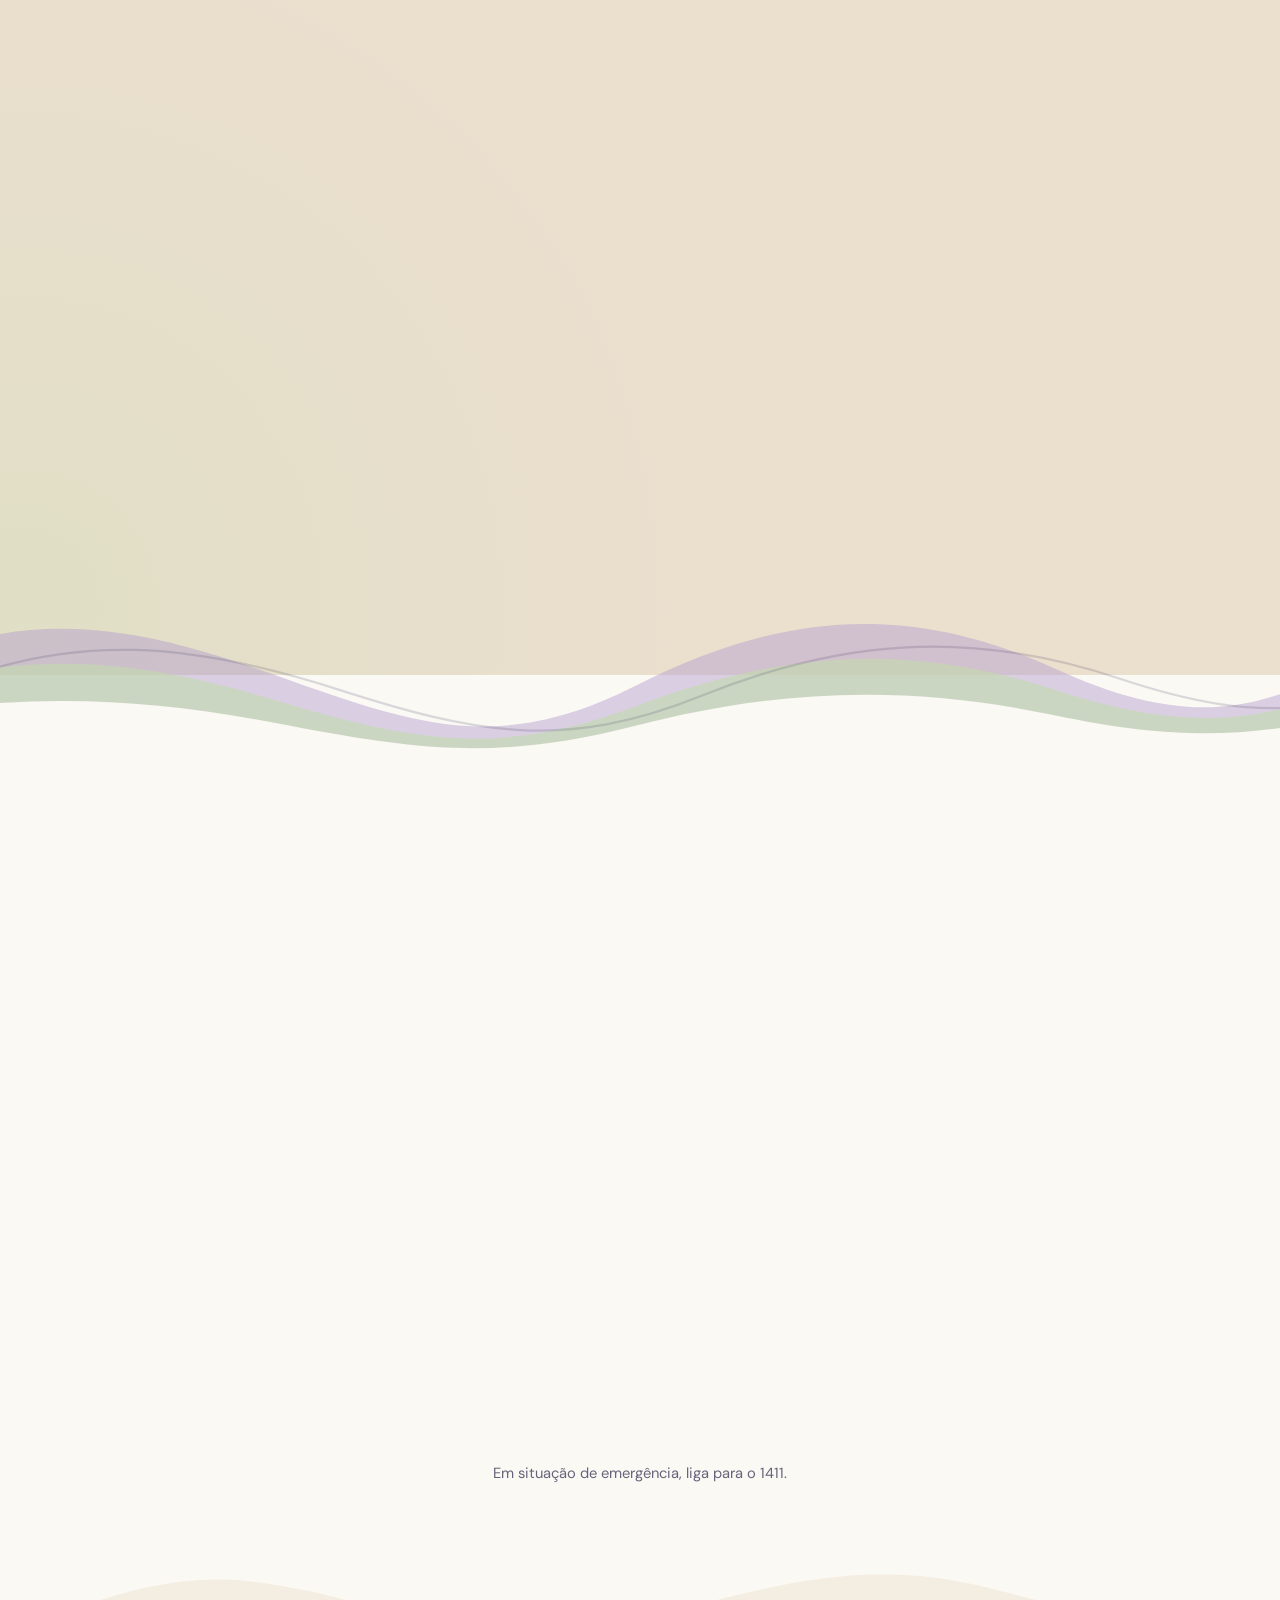
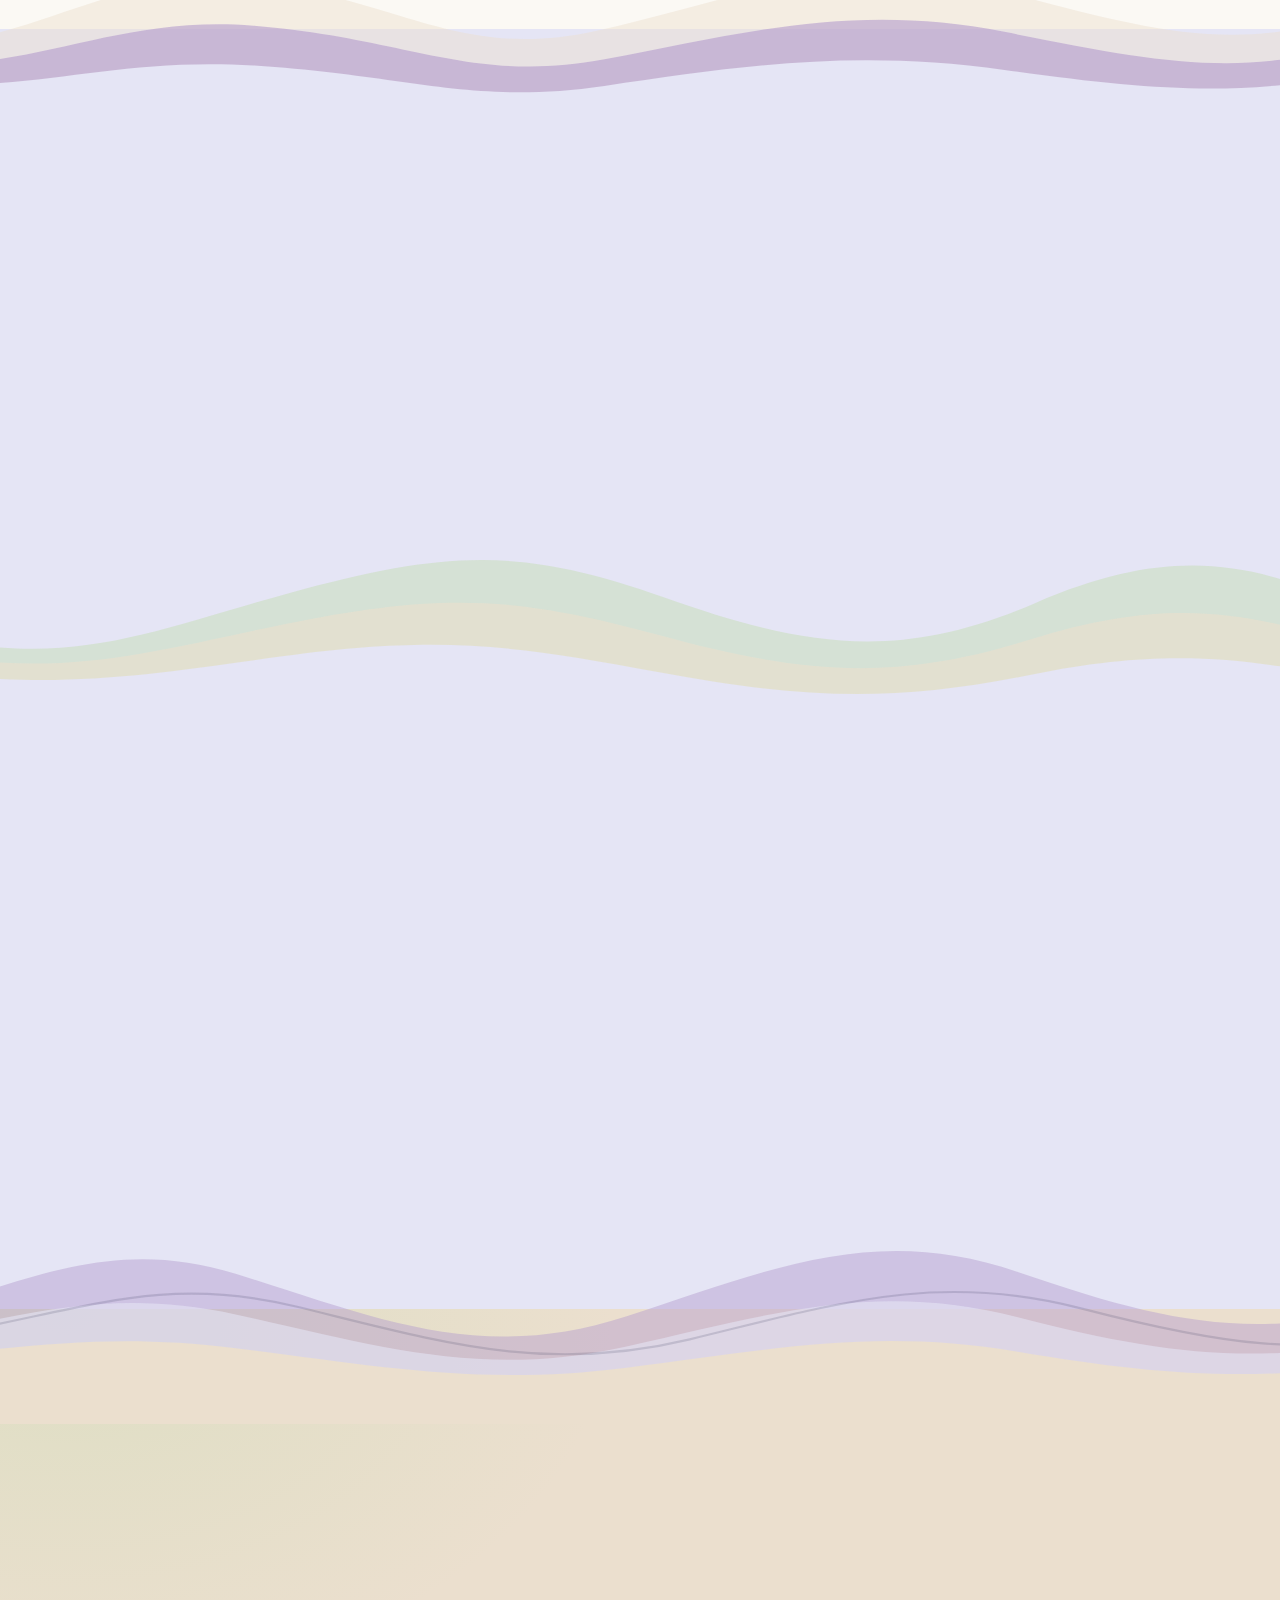
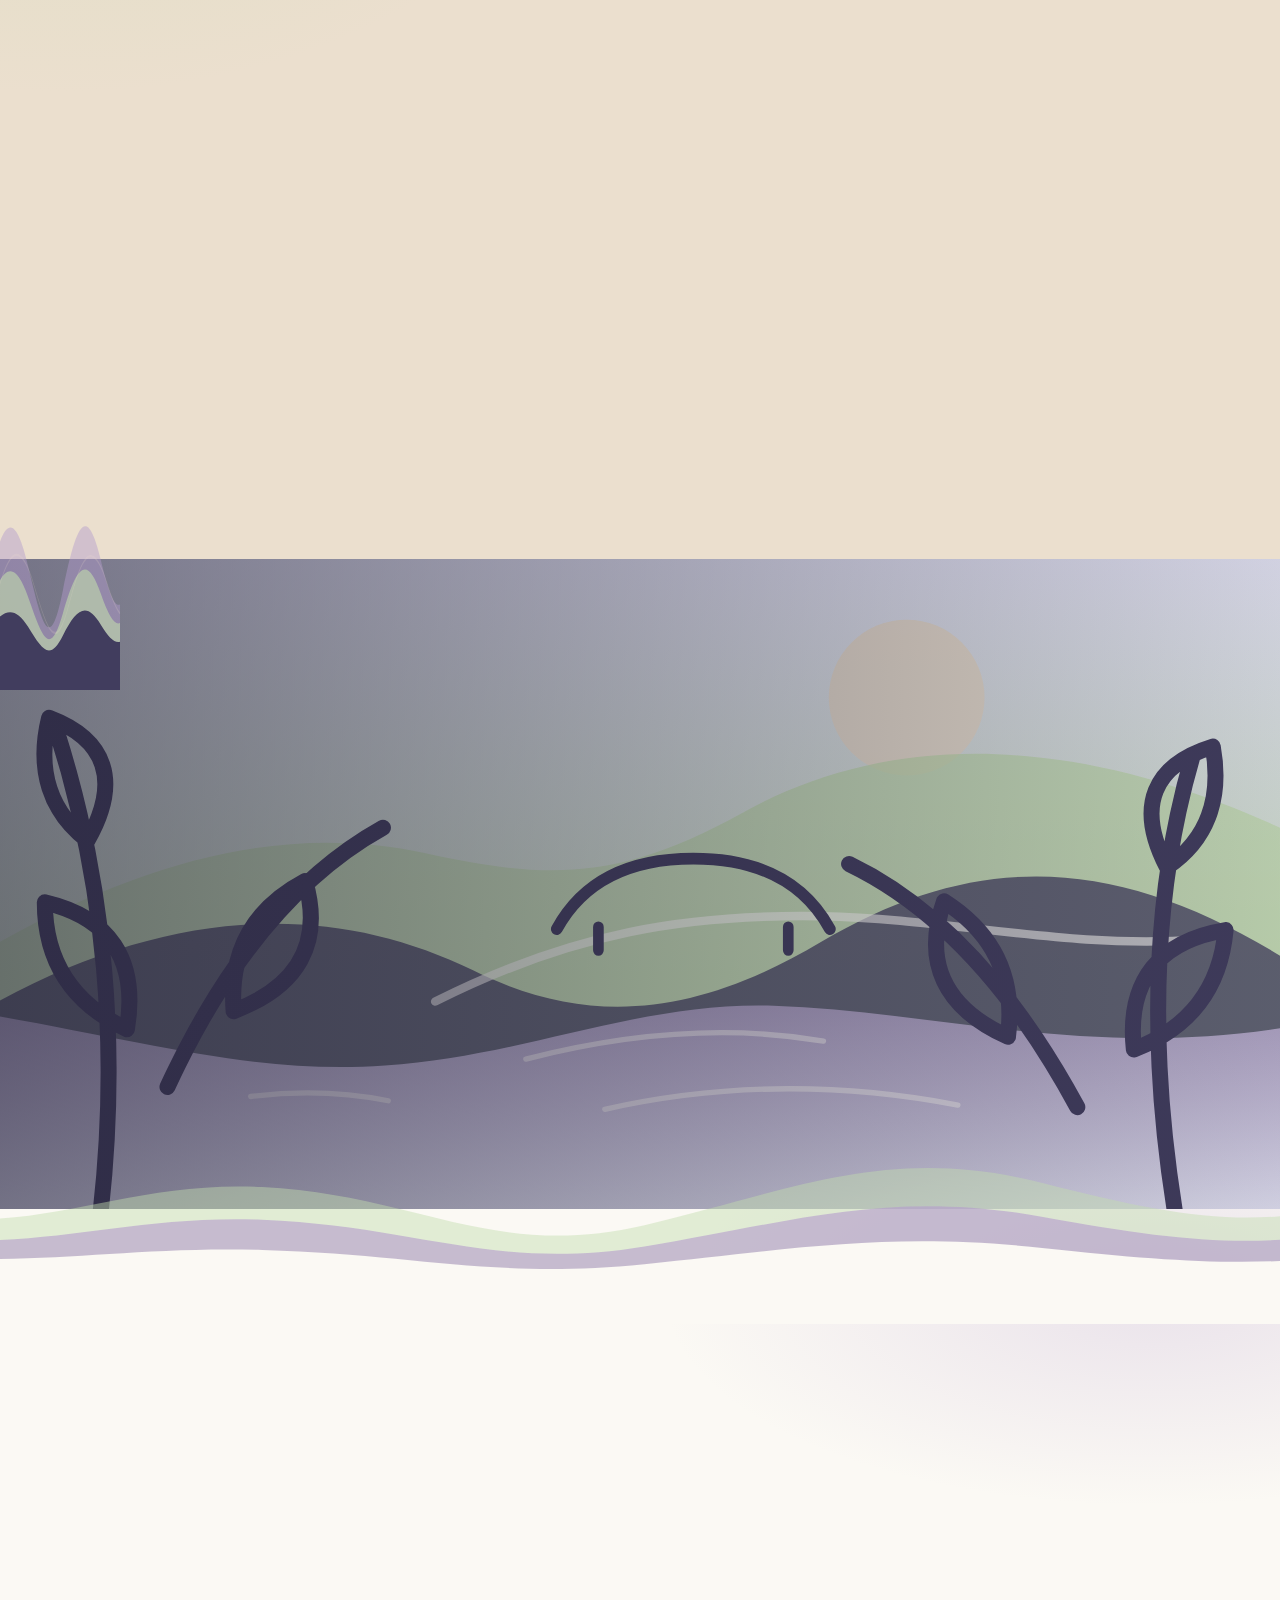
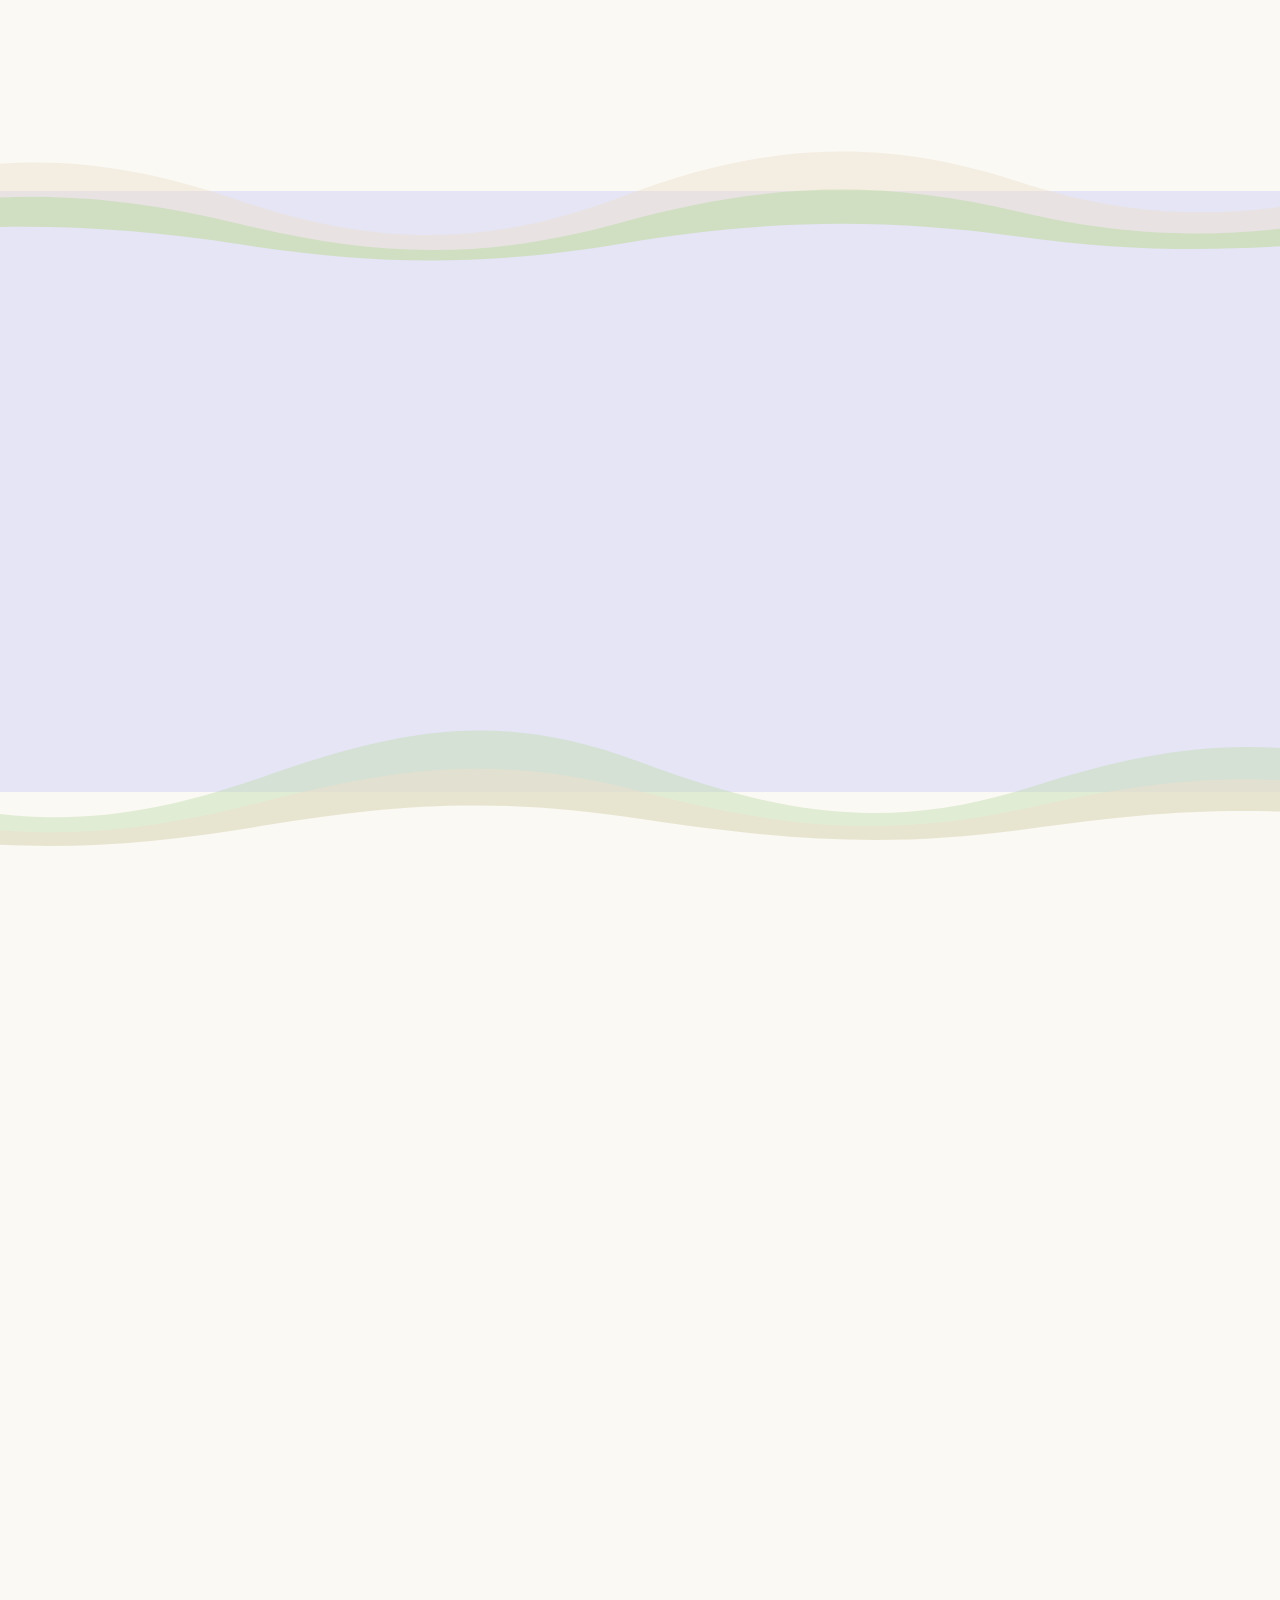
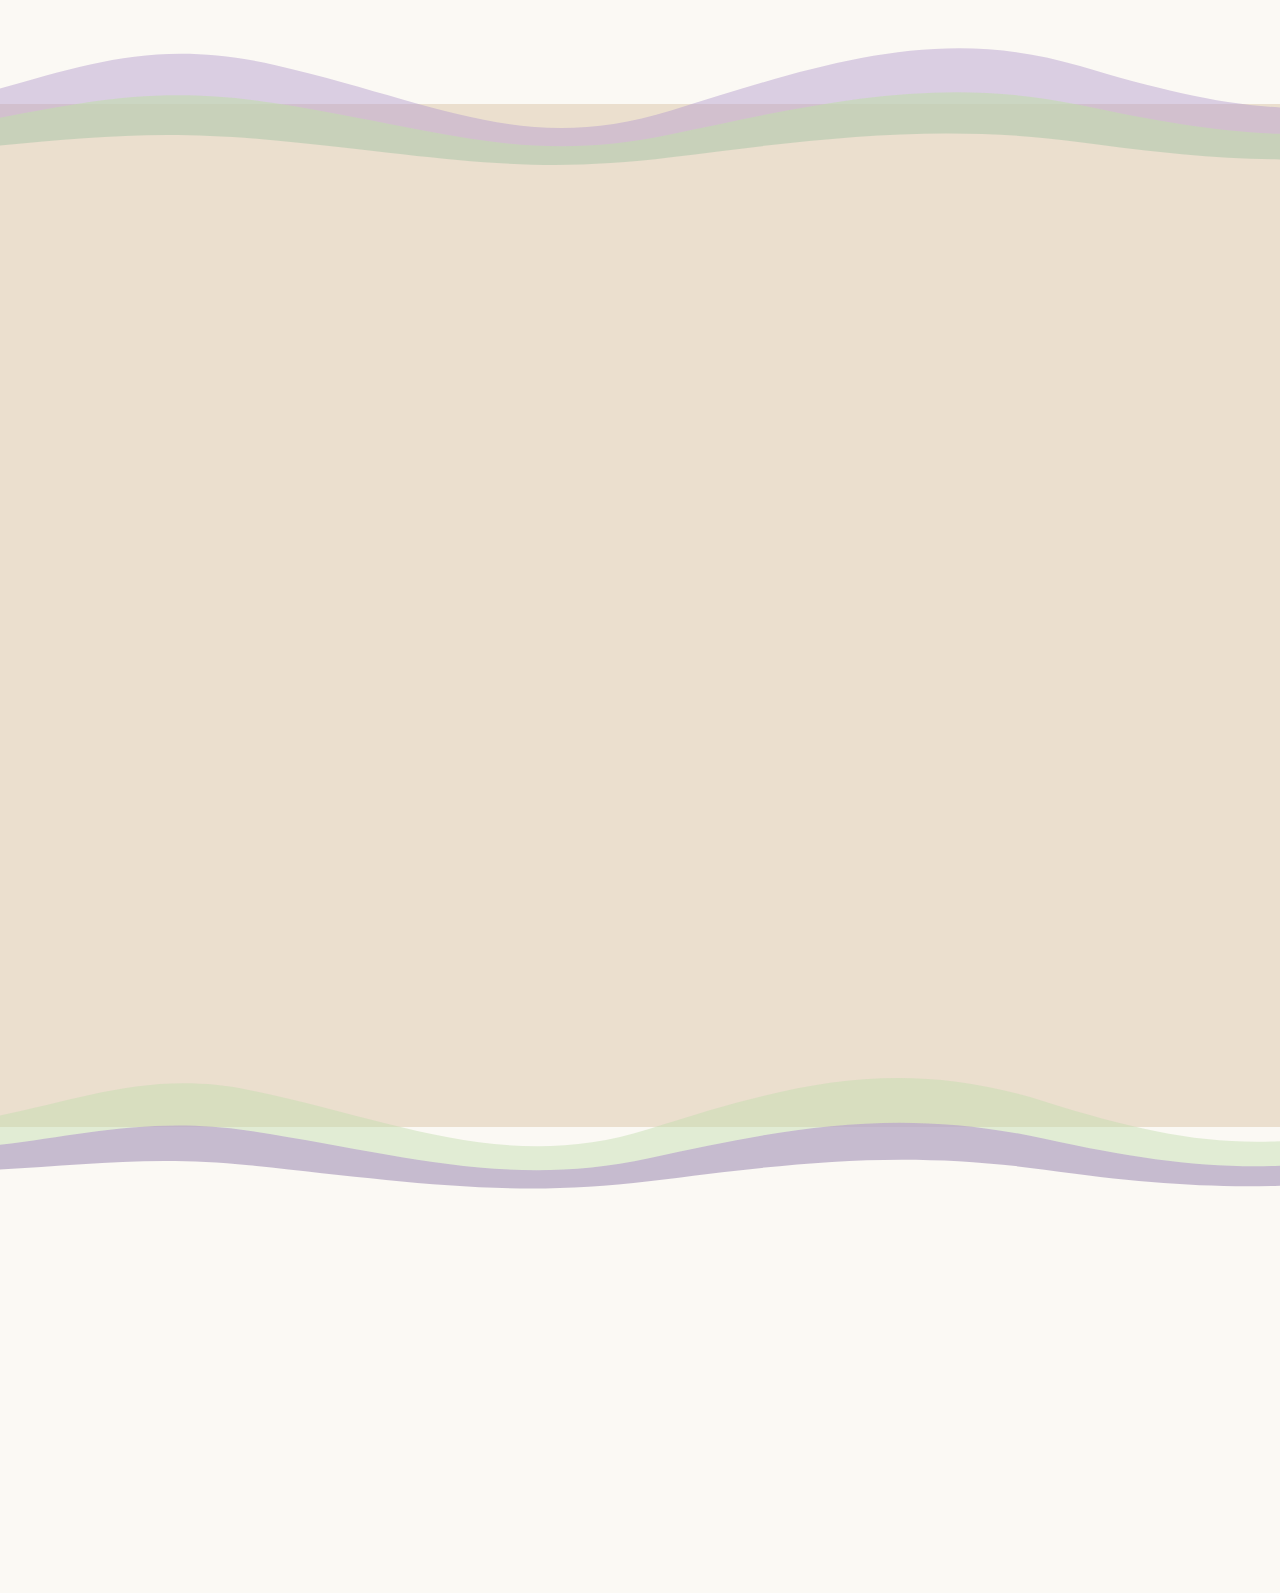
<file: sobre/index.html>
<!doctype html>
<html lang="pt-PT"><head><meta charset="utf-8"><meta name="viewport" content="width=device-width, initial-scale=1"><meta http-equiv="refresh" content="0;url=../#sobre"><title>Sobre — Mente Leve</title></head><body><p>Esta página foi integrada na plataforma Mente Leve. <a href="../#sobre">Abrir sobre nós</a>.</p></body></html>
</file>
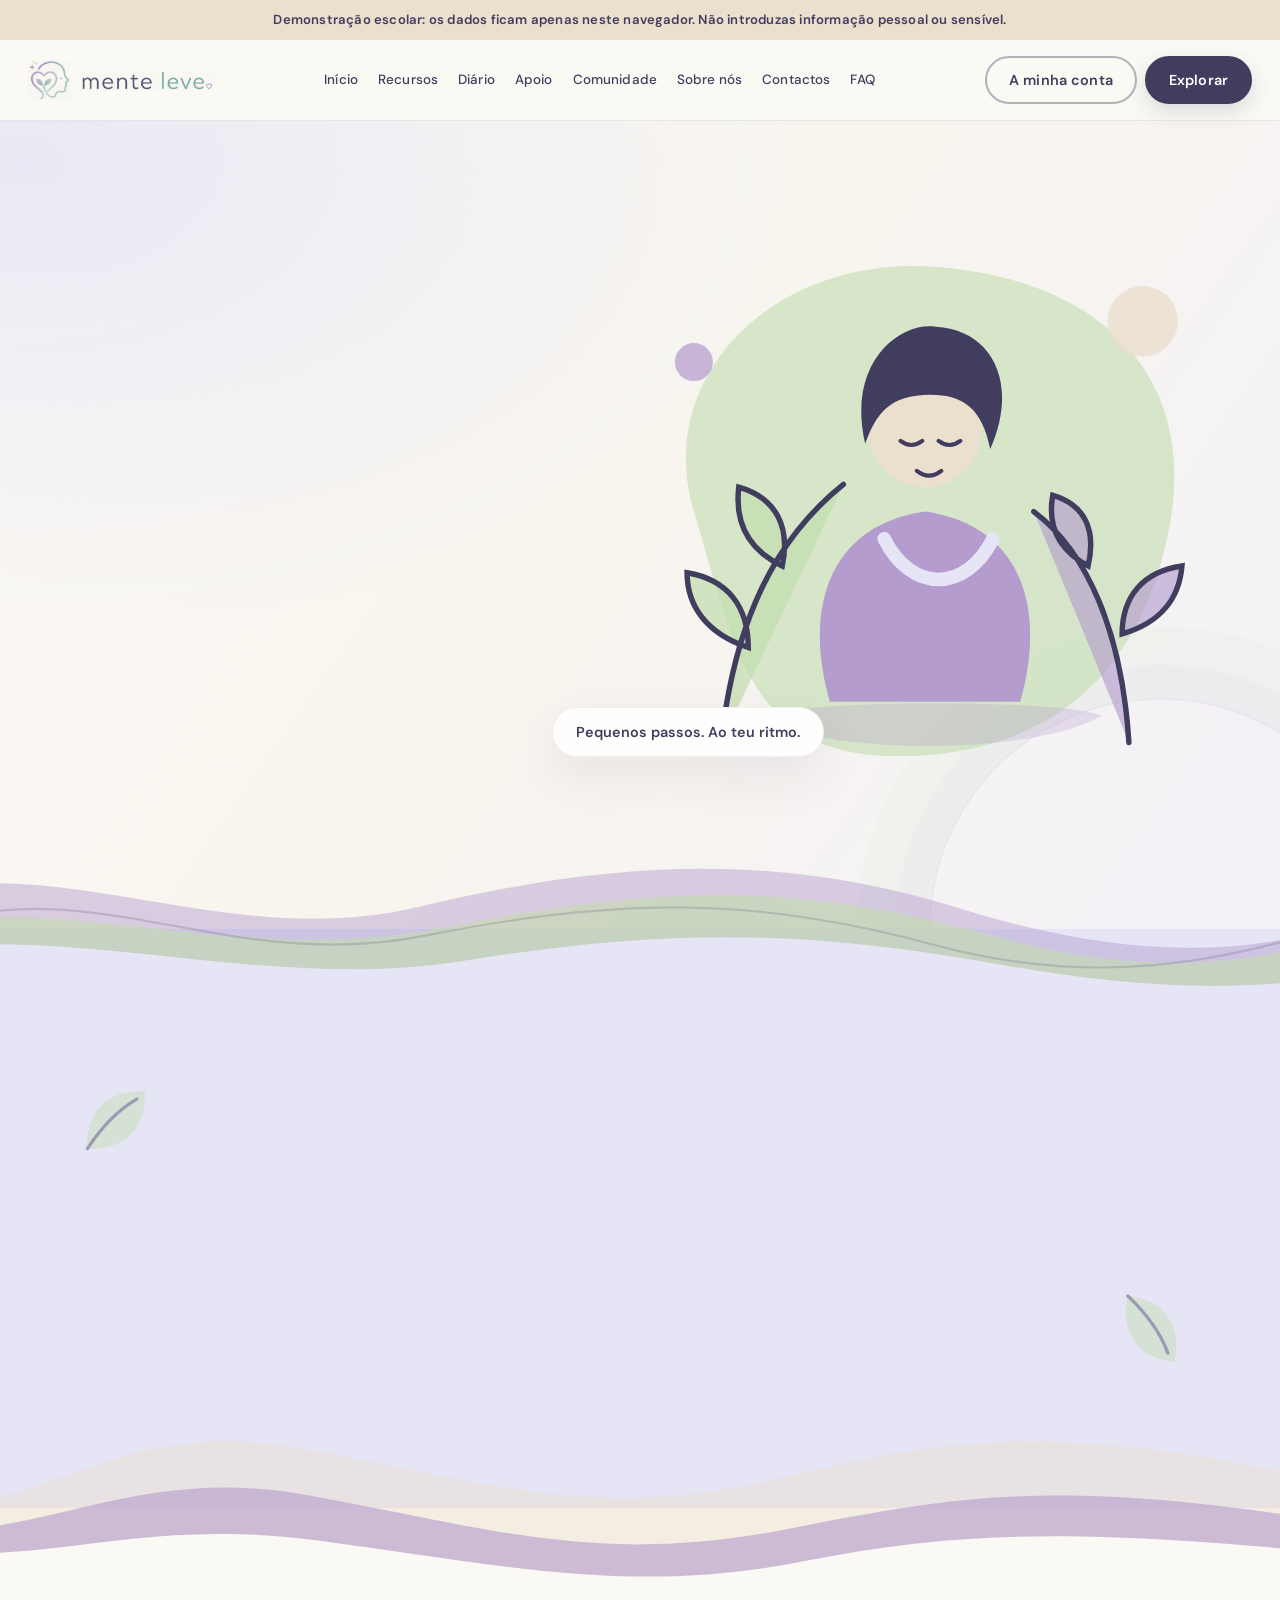
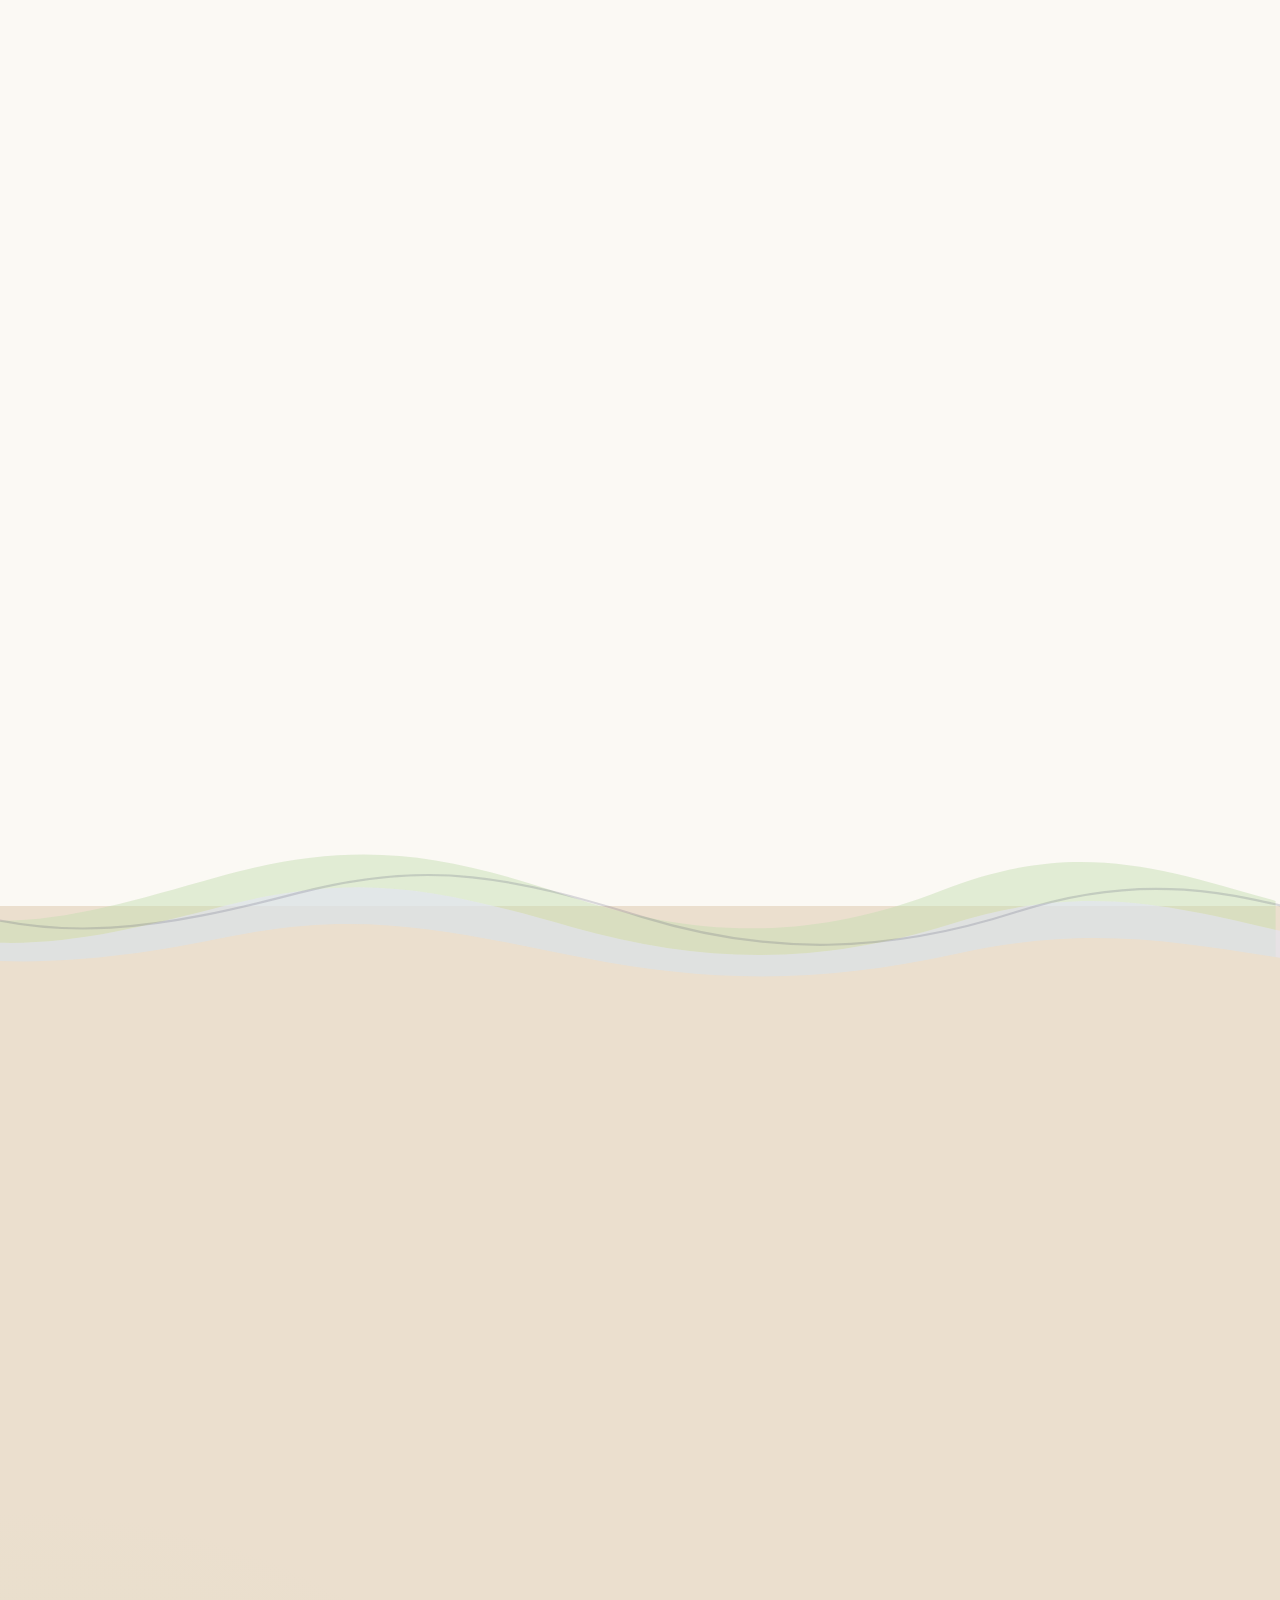
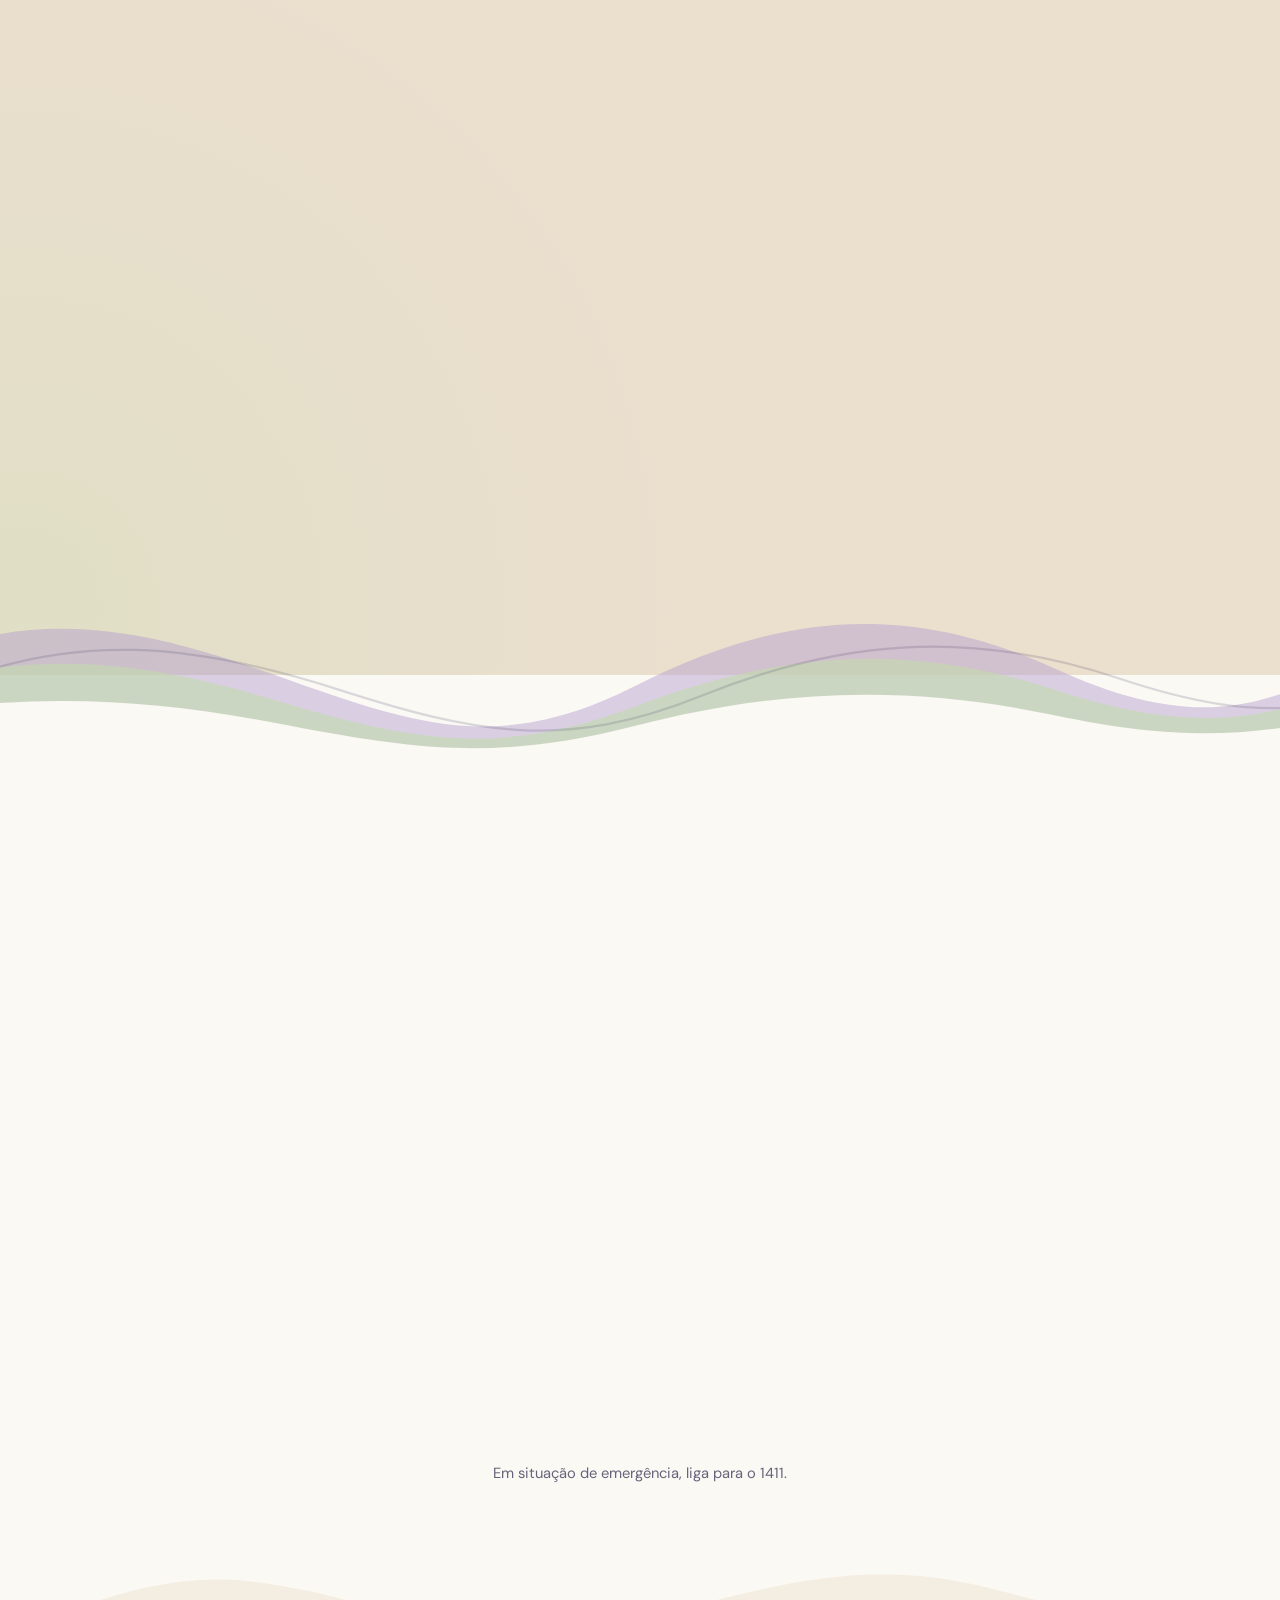
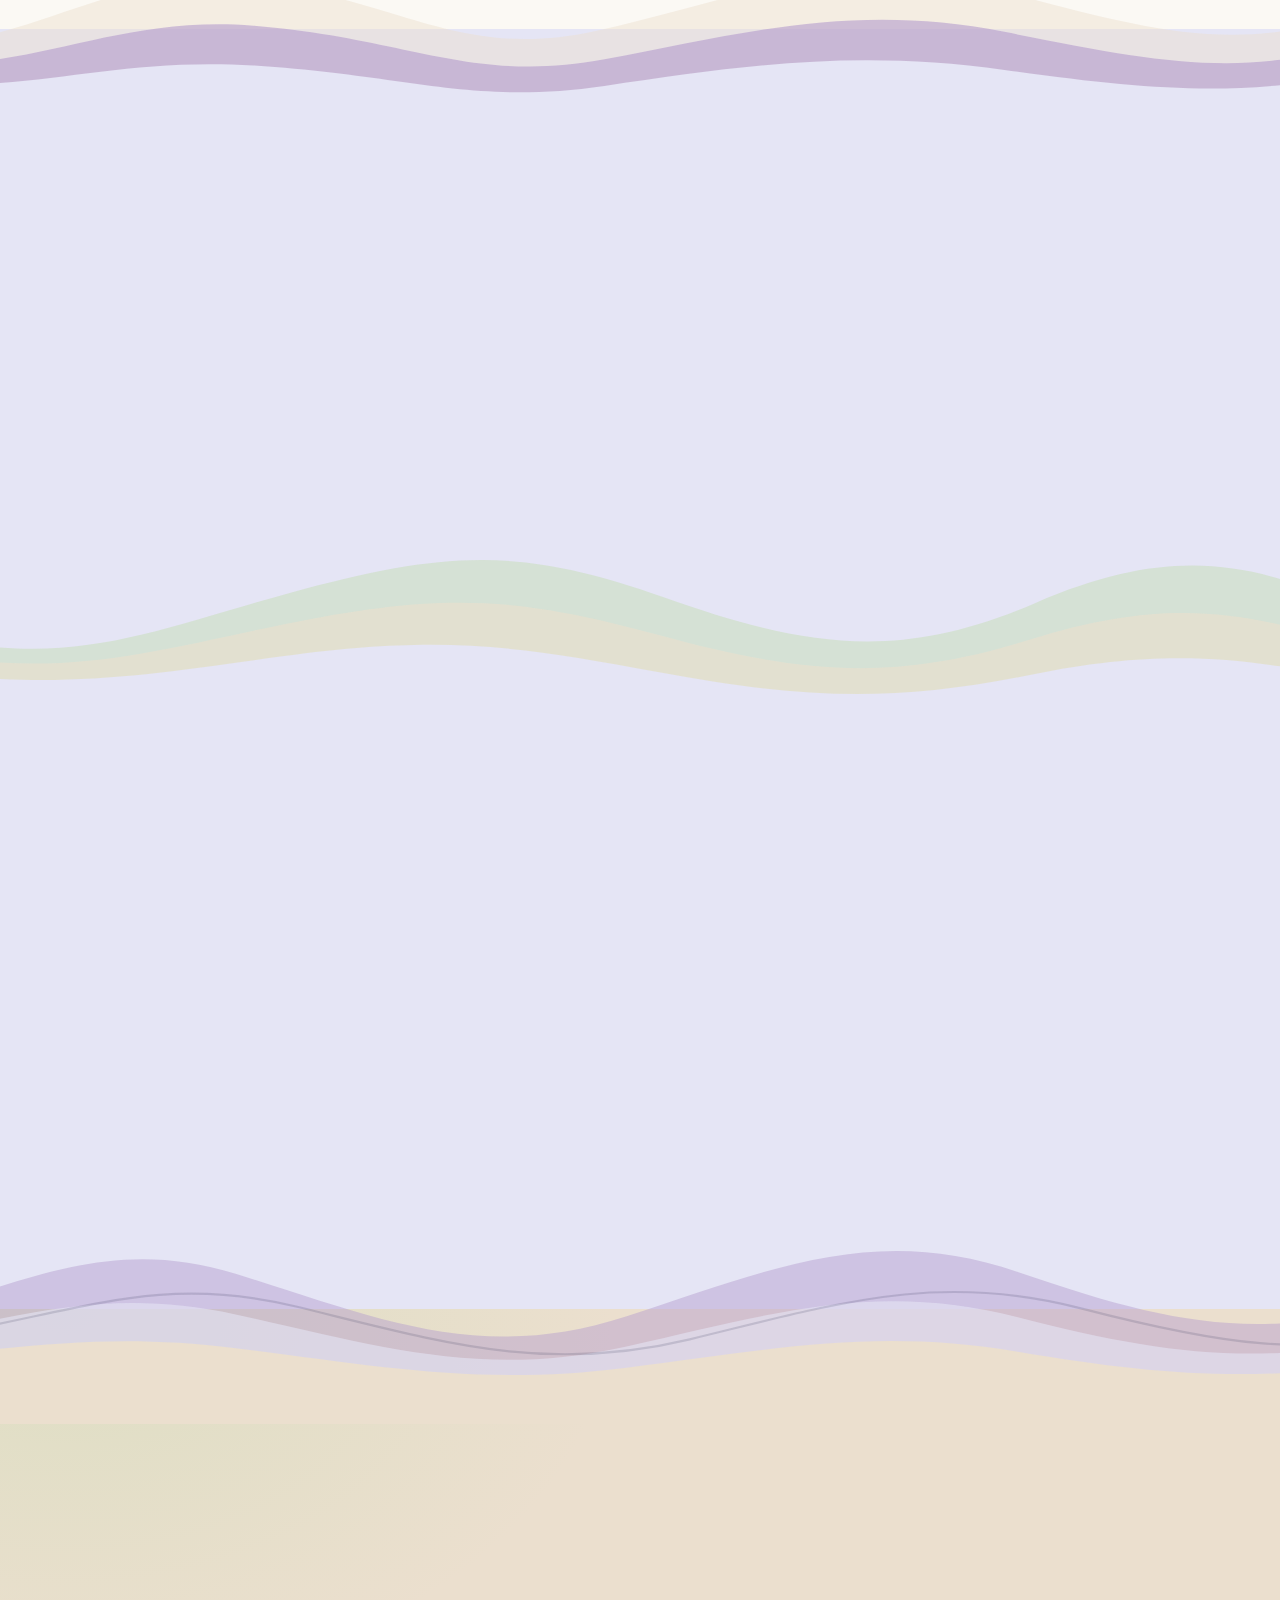
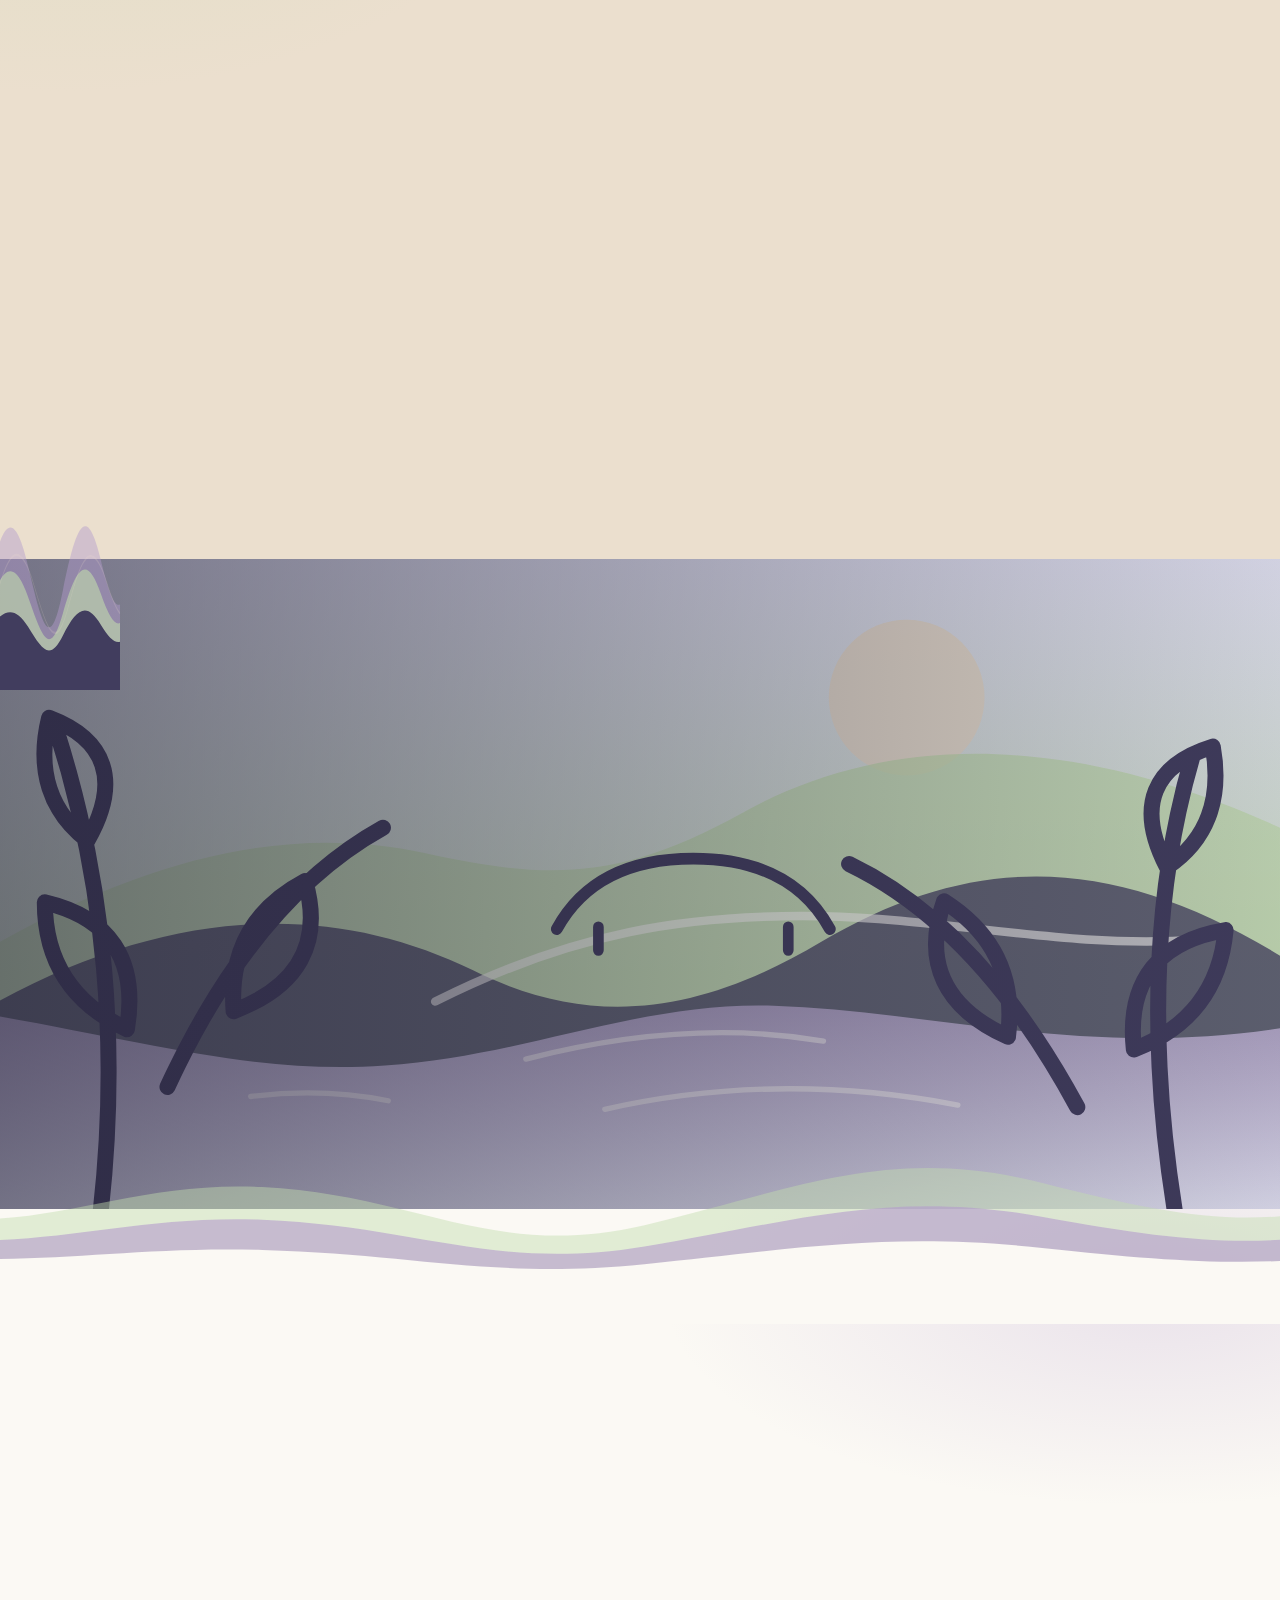
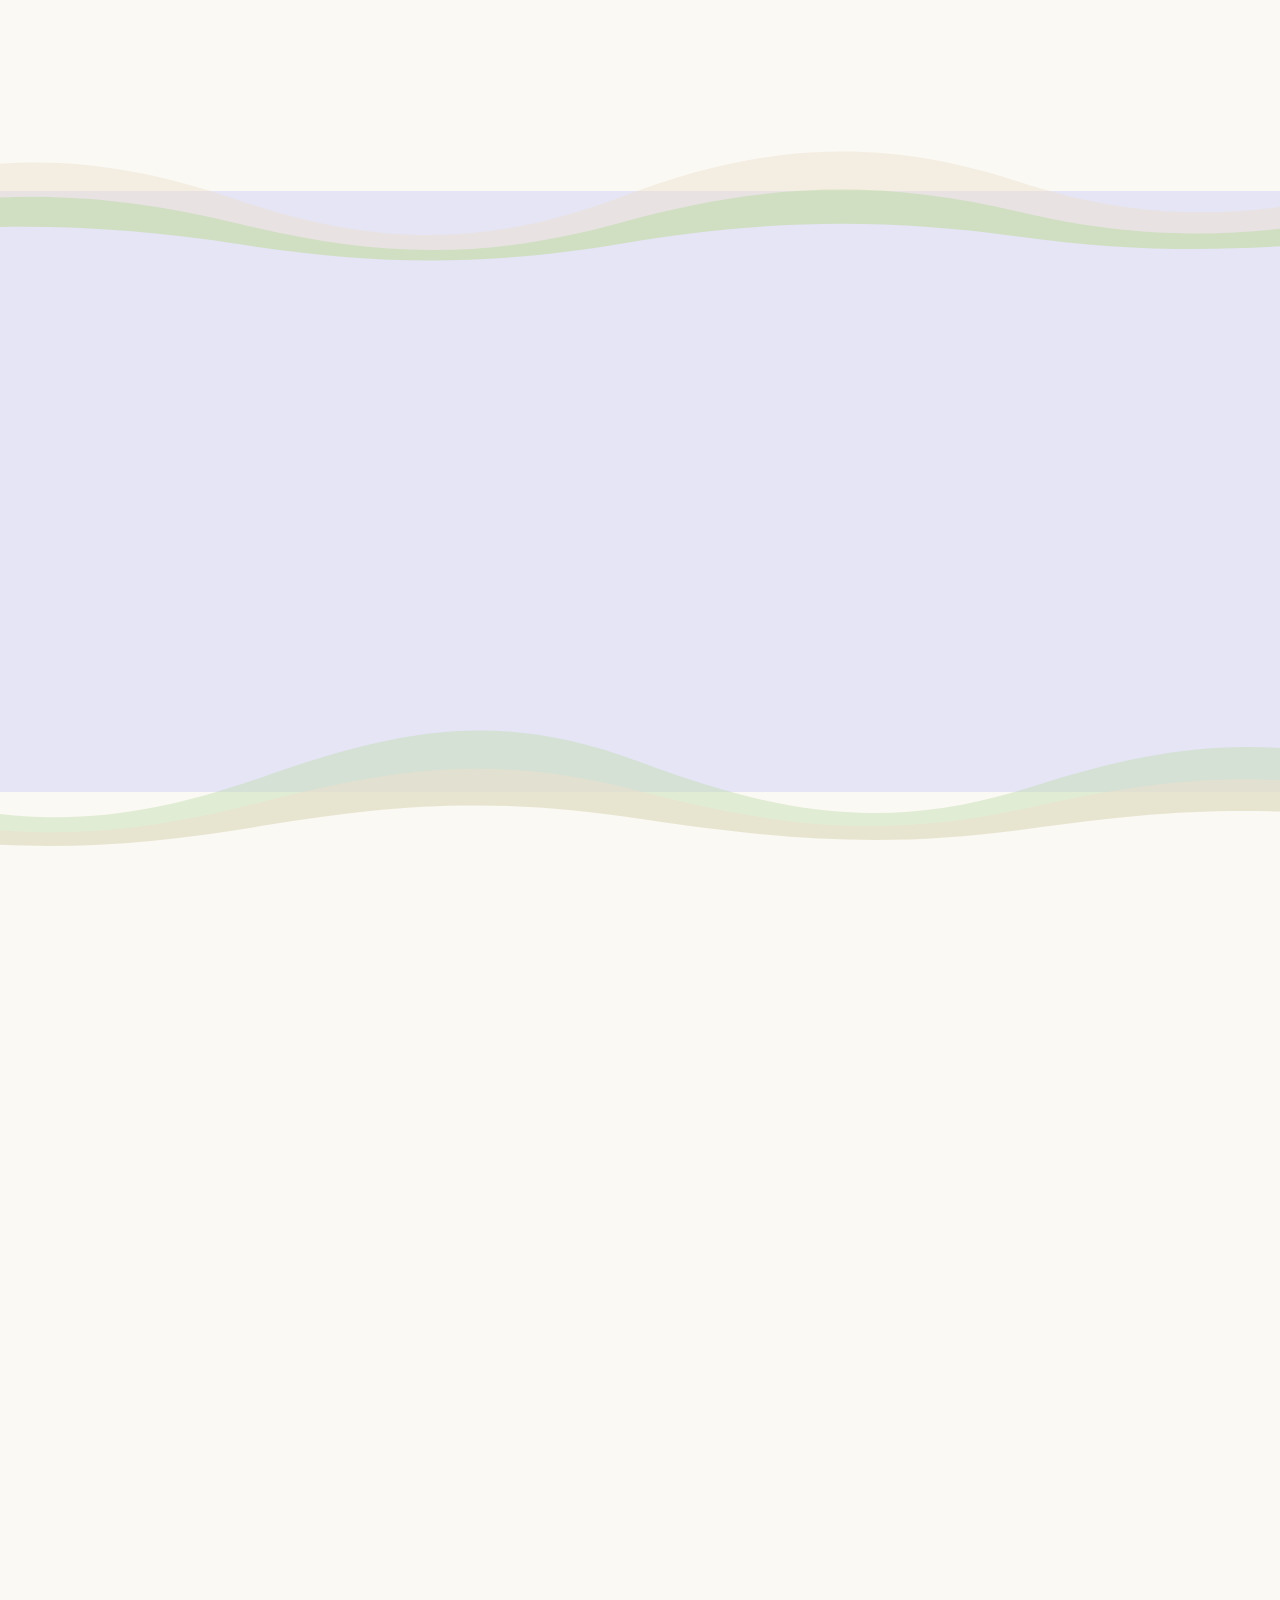
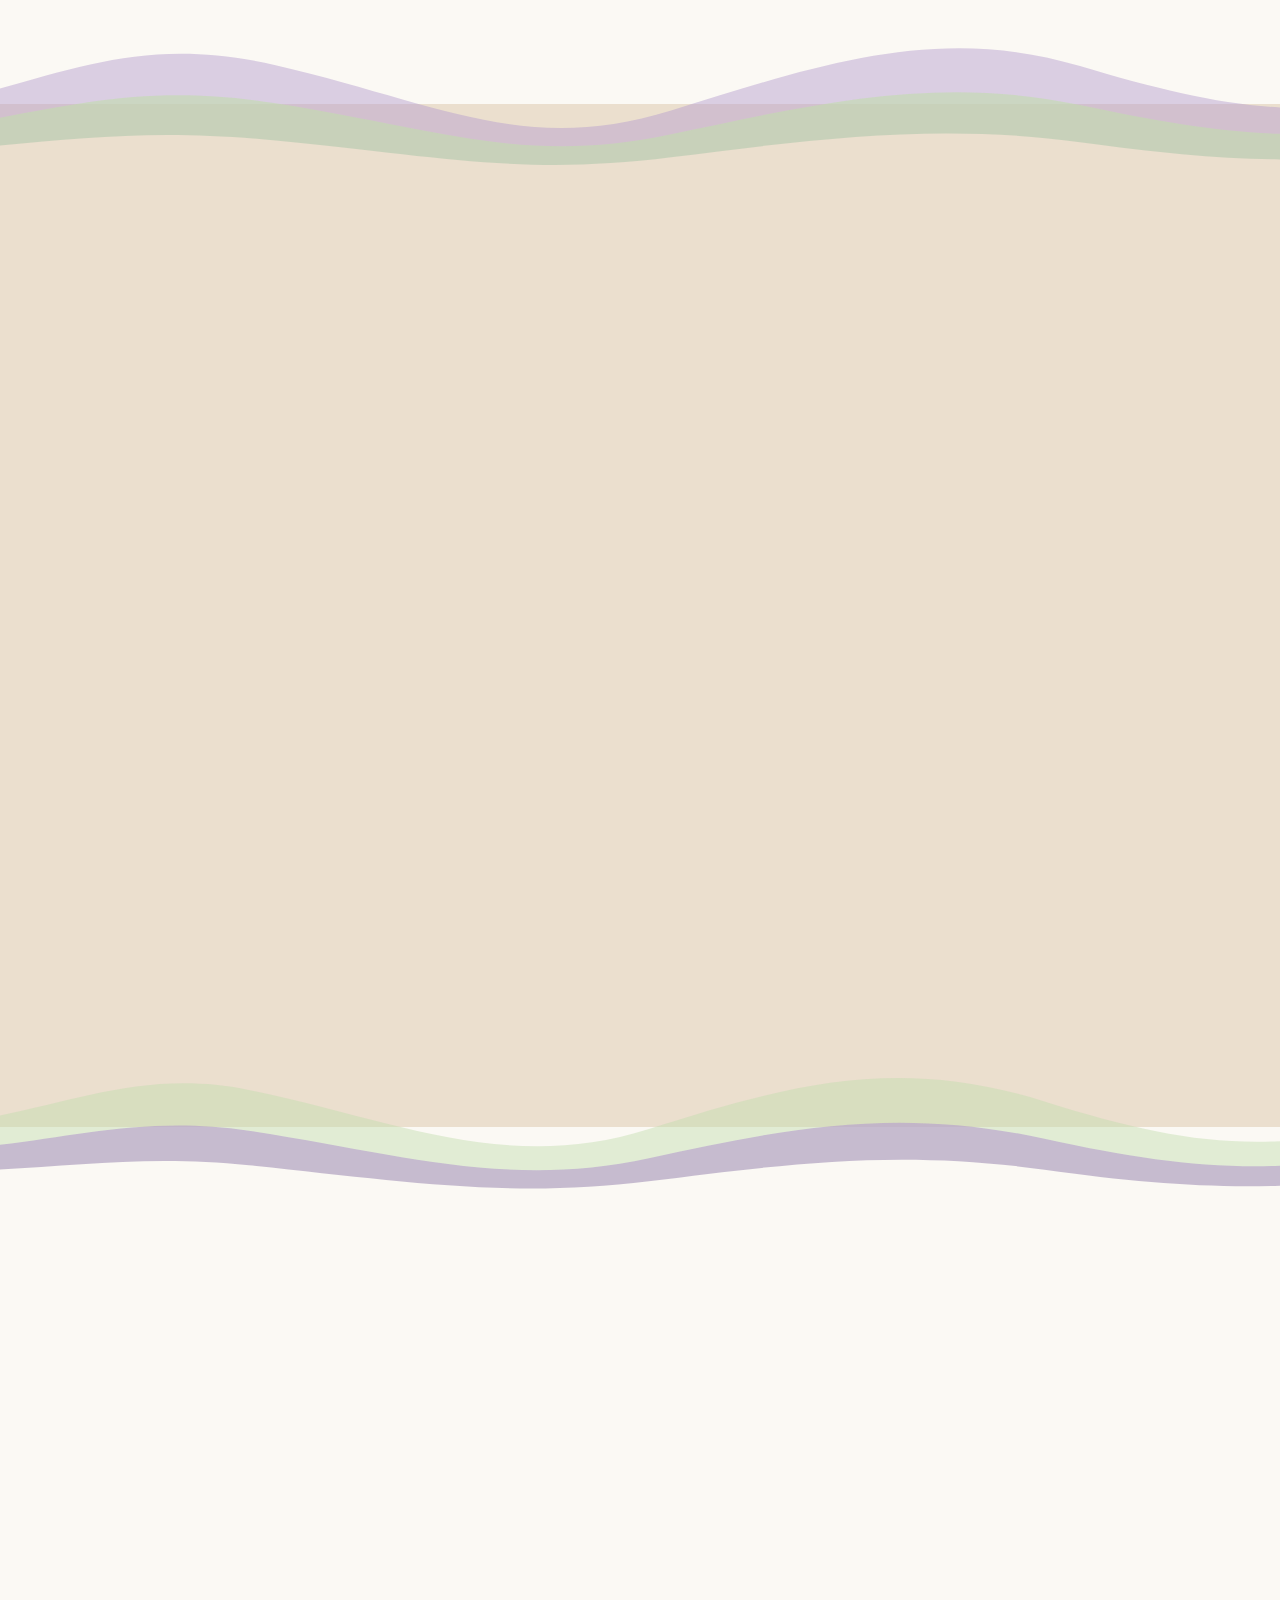
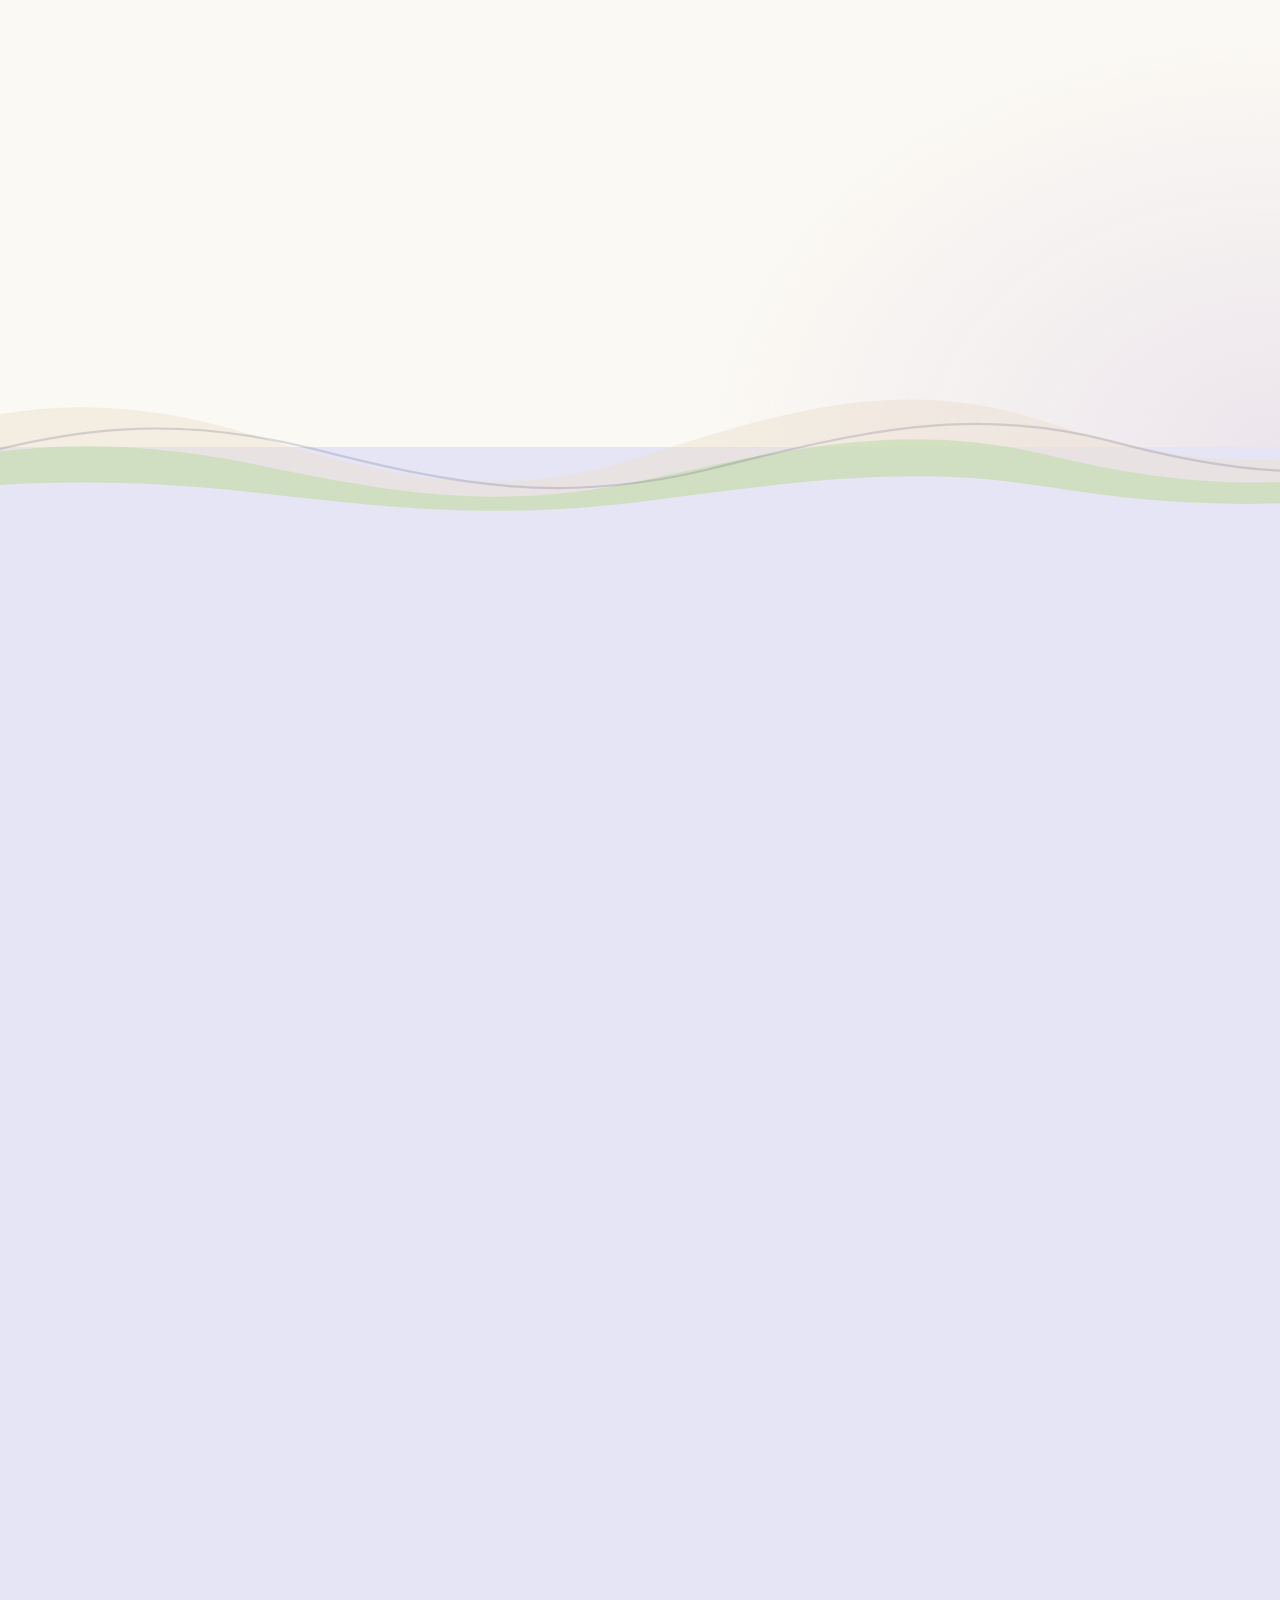
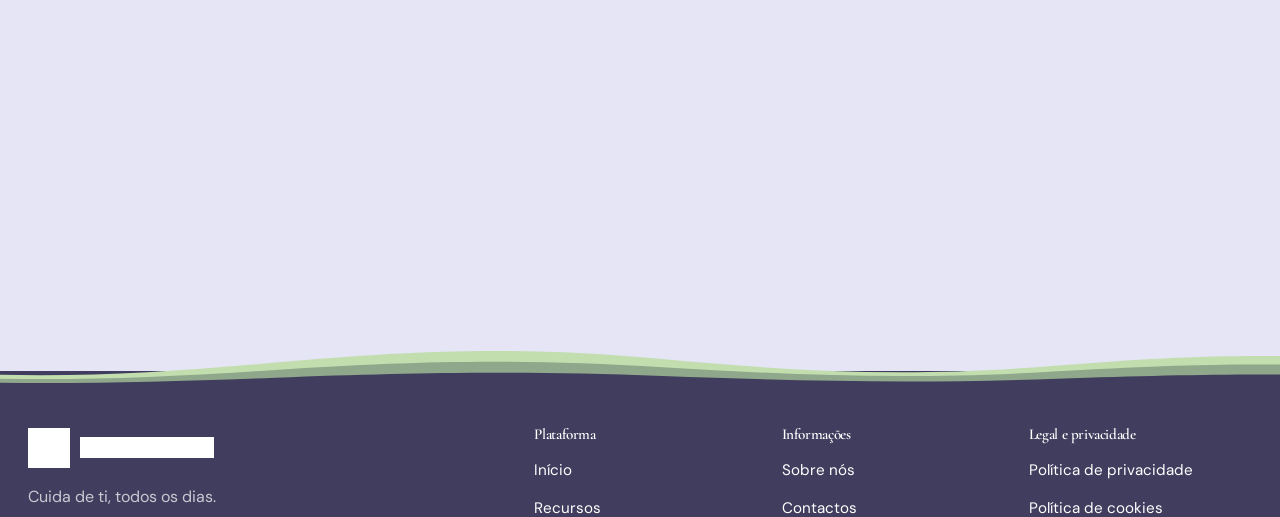
<file: villa-1/index.html>
<!doctype html>
<html lang="pt-PT"><head><meta charset="utf-8"><meta name="viewport" content="width=device-width, initial-scale=1"><meta http-equiv="refresh" content="0;url=../#inicio"><title>Mente Leve</title></head><body><p>Esta página foi integrada na plataforma Mente Leve. <a href="../#inicio">Abrir início</a>.</p></body></html>
</file>
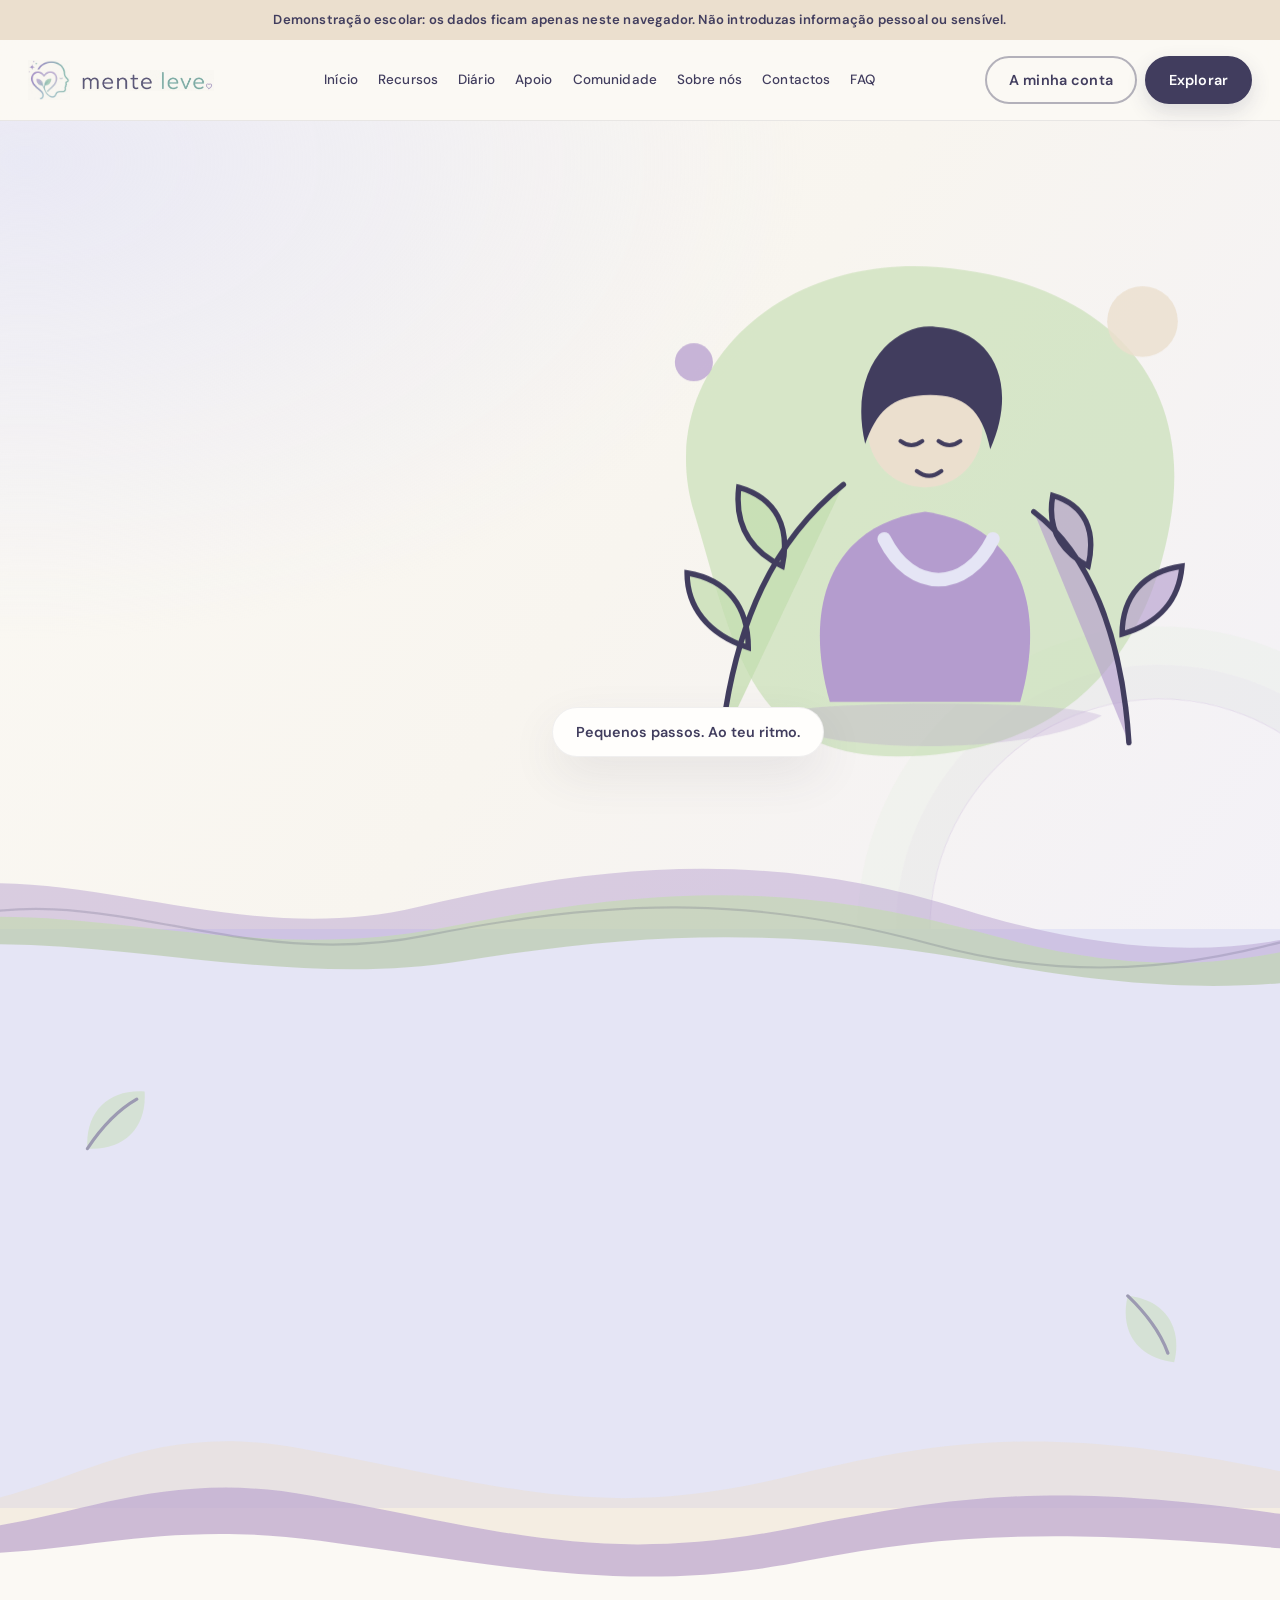
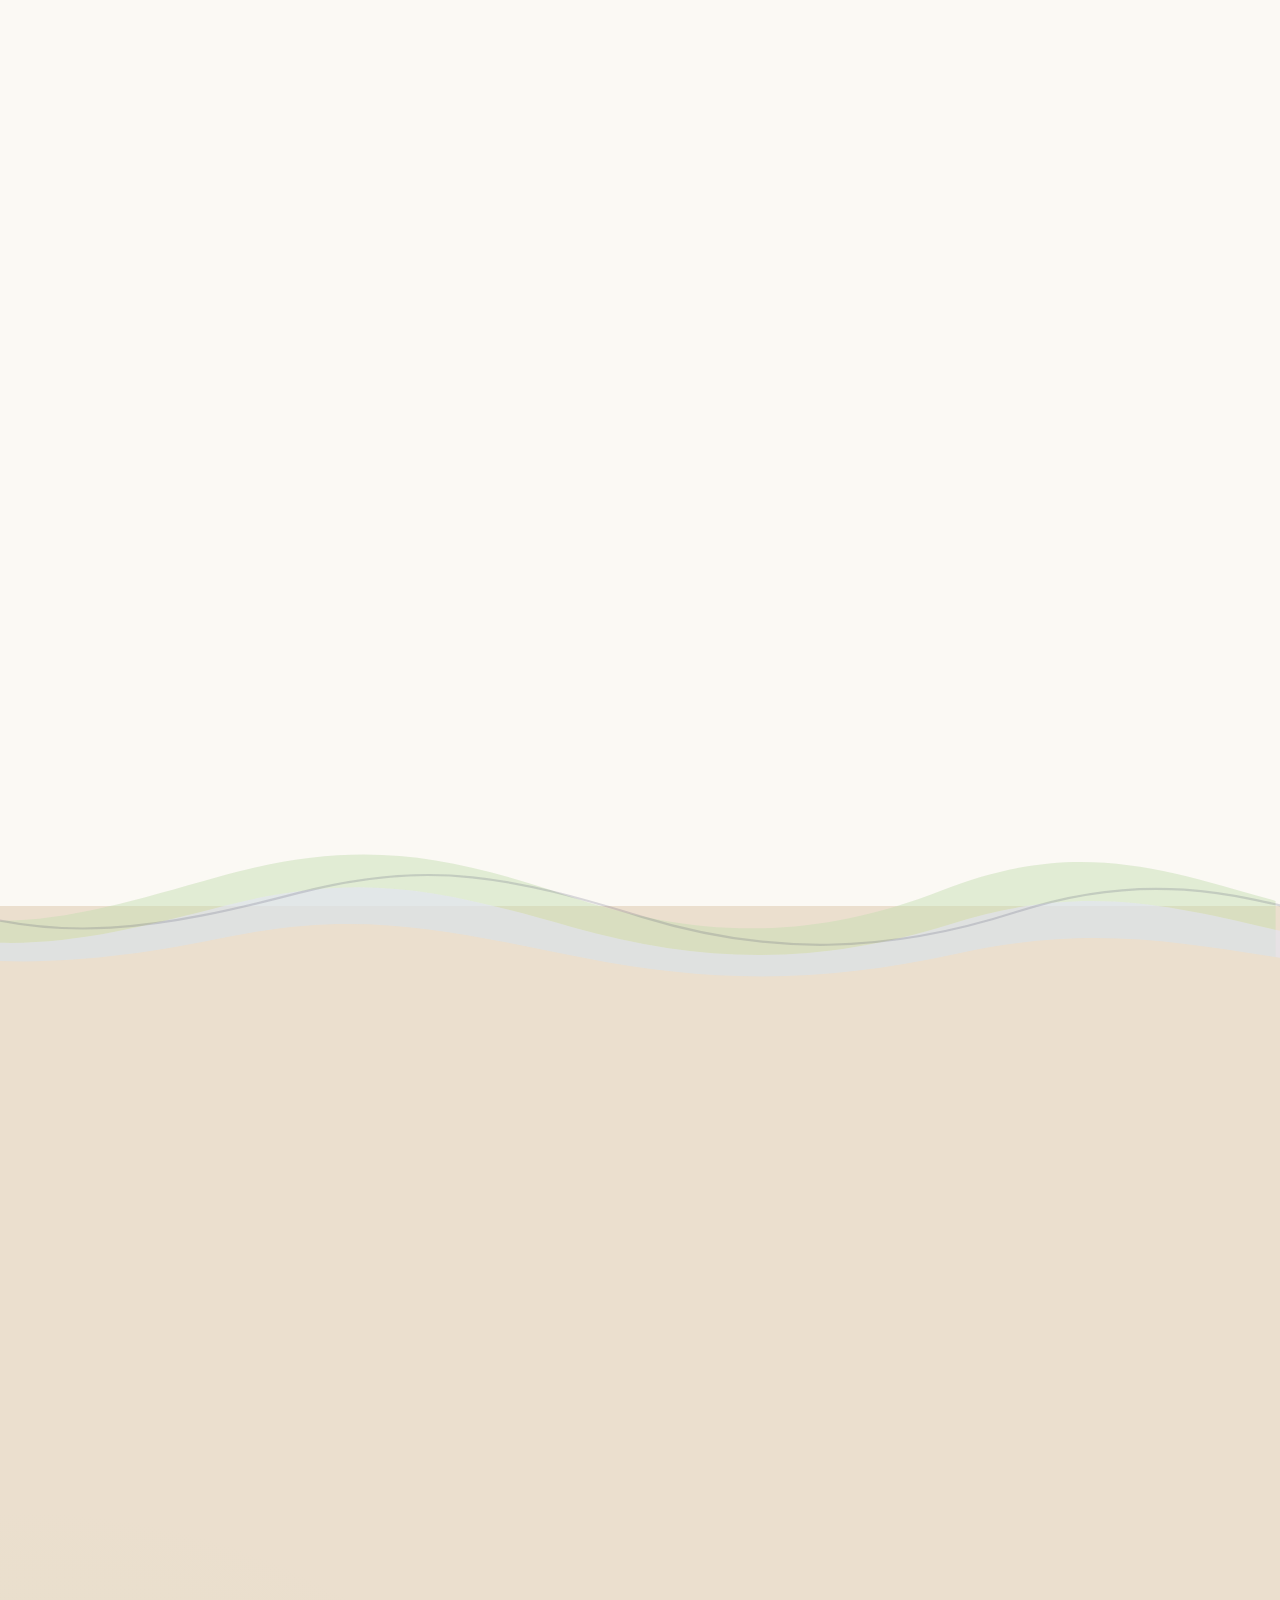
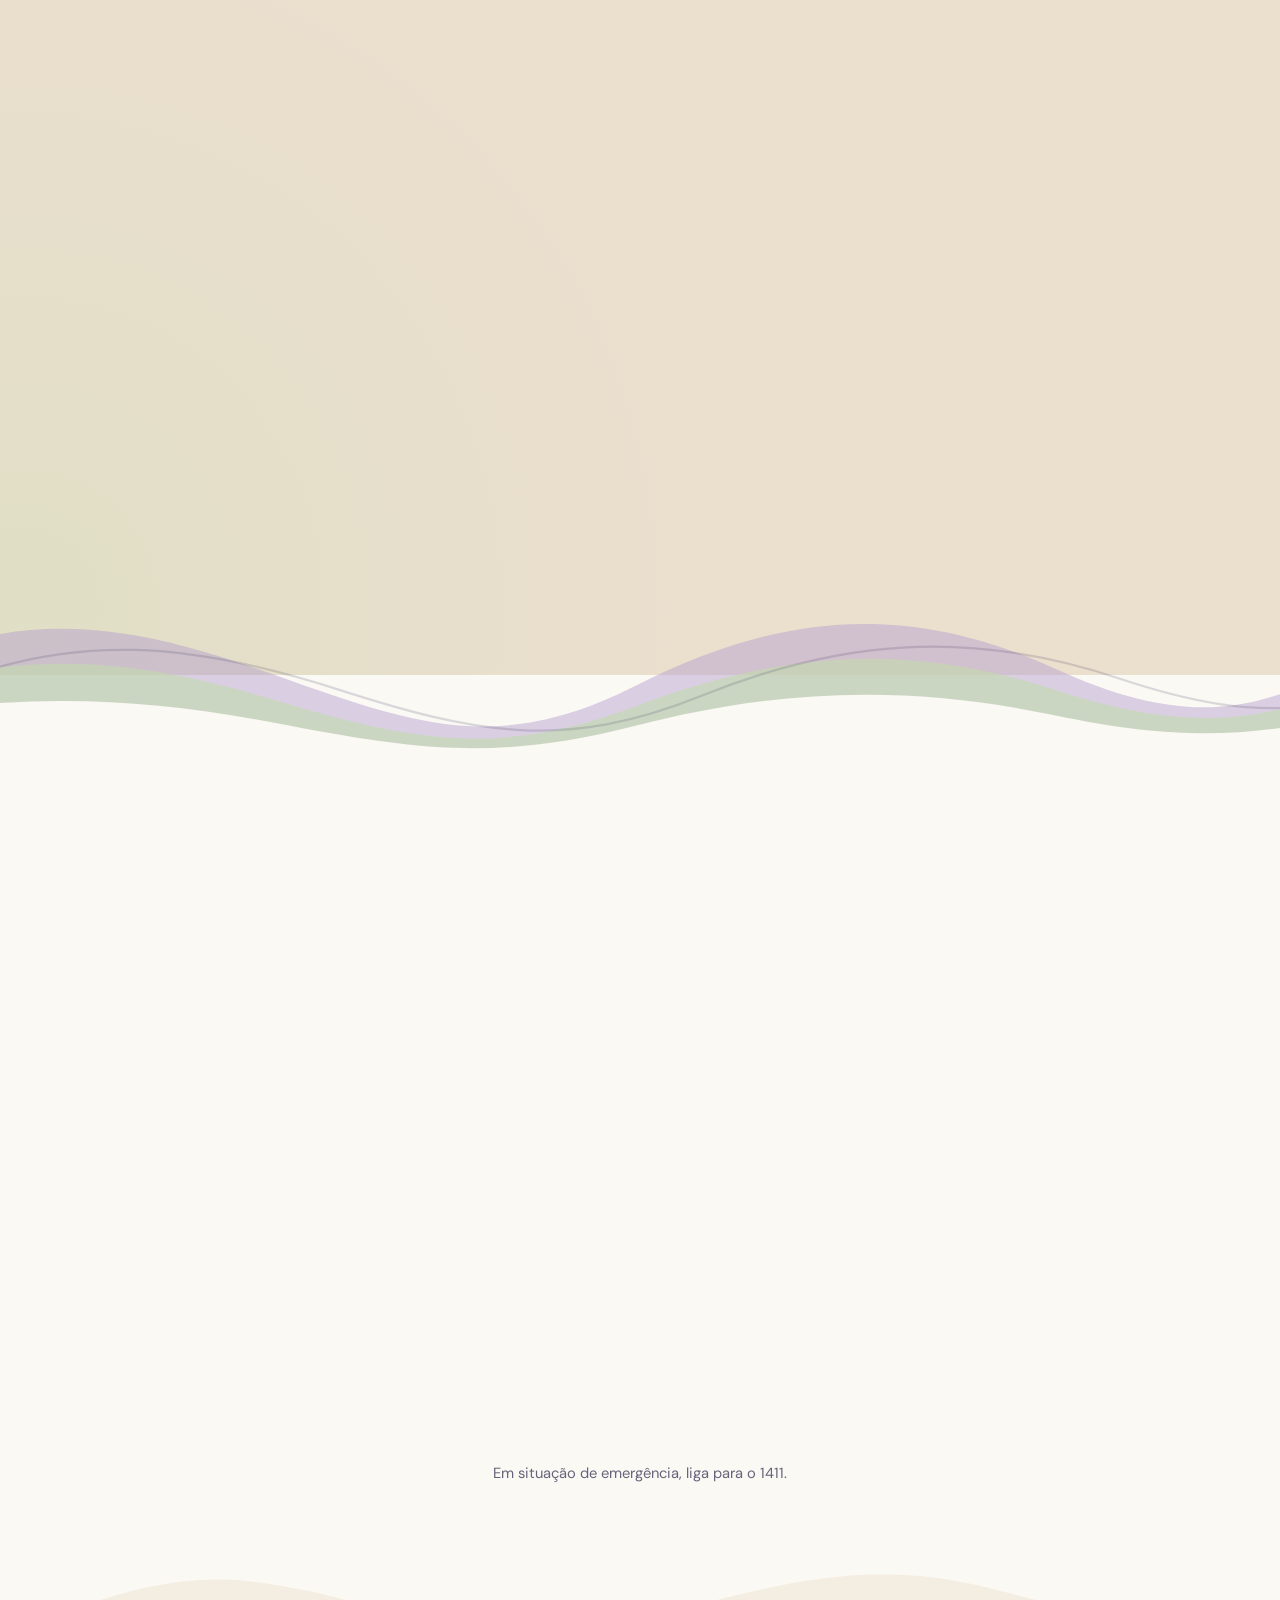
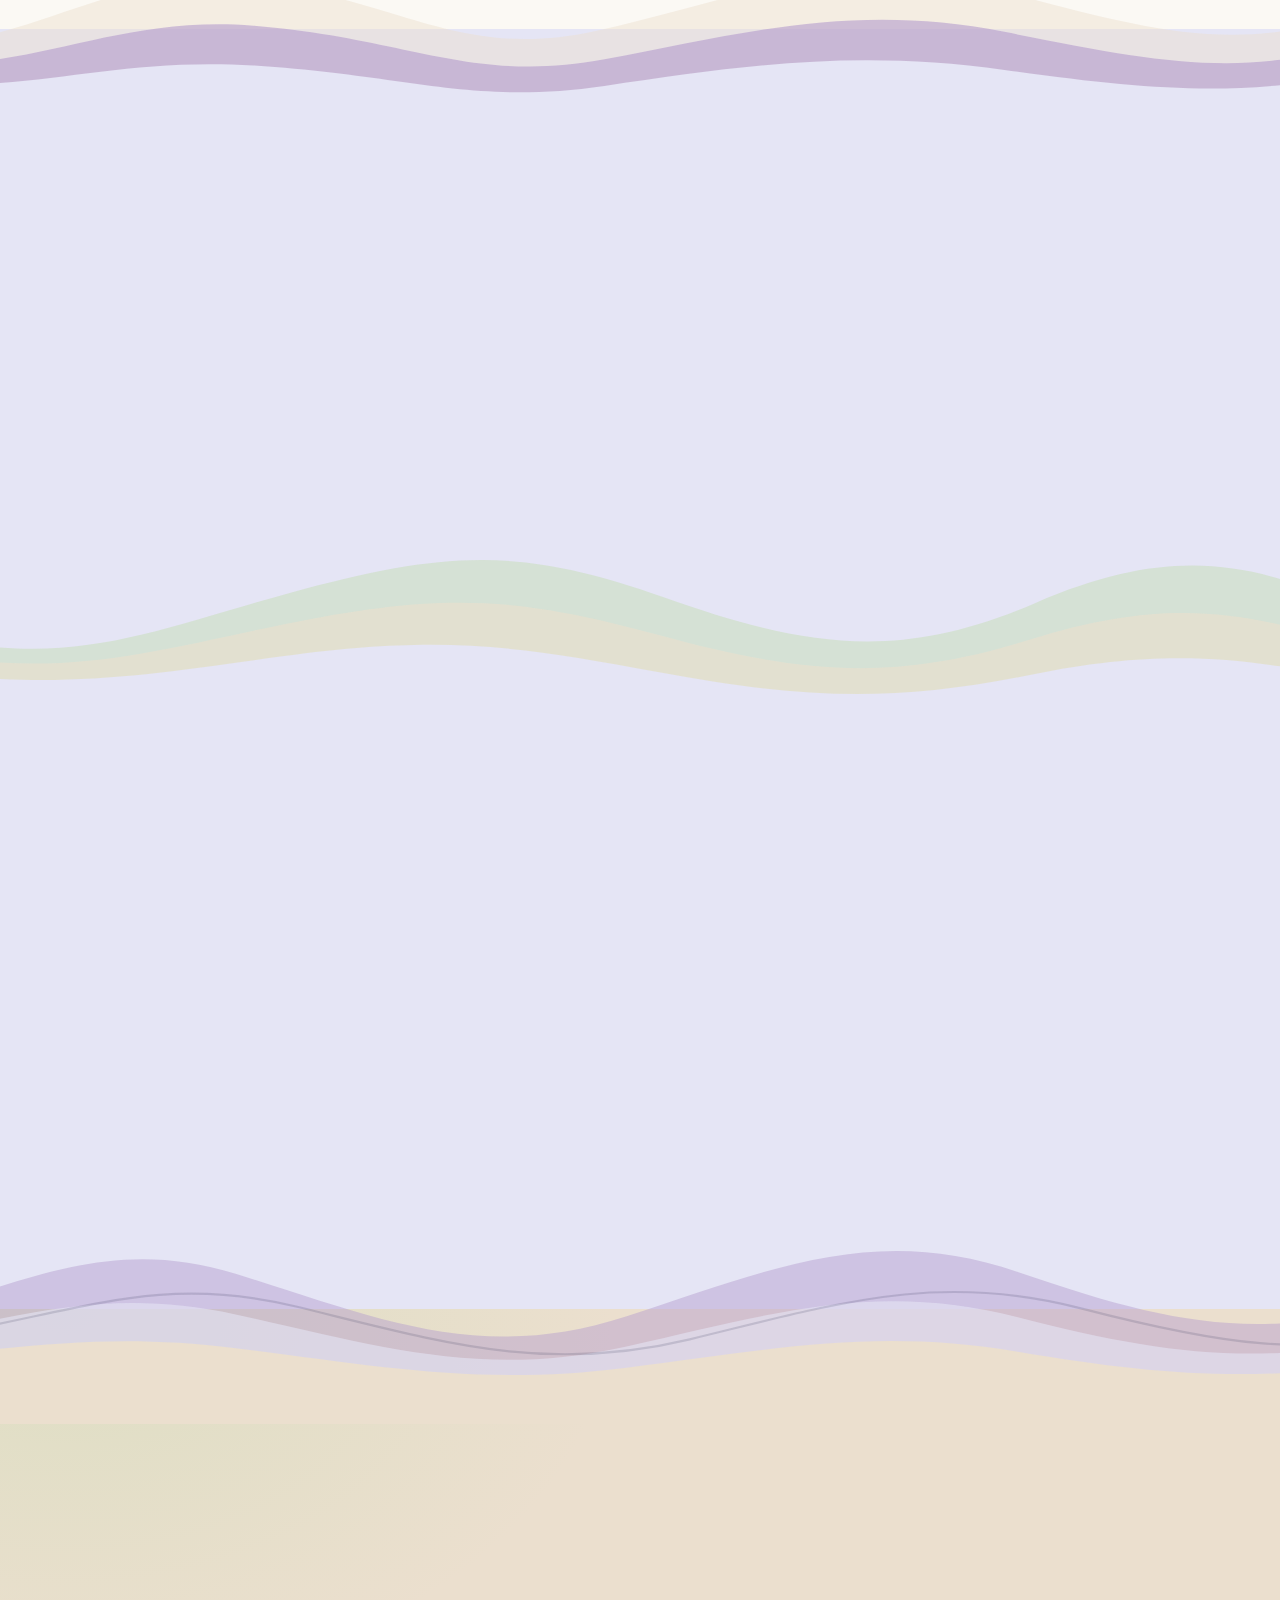
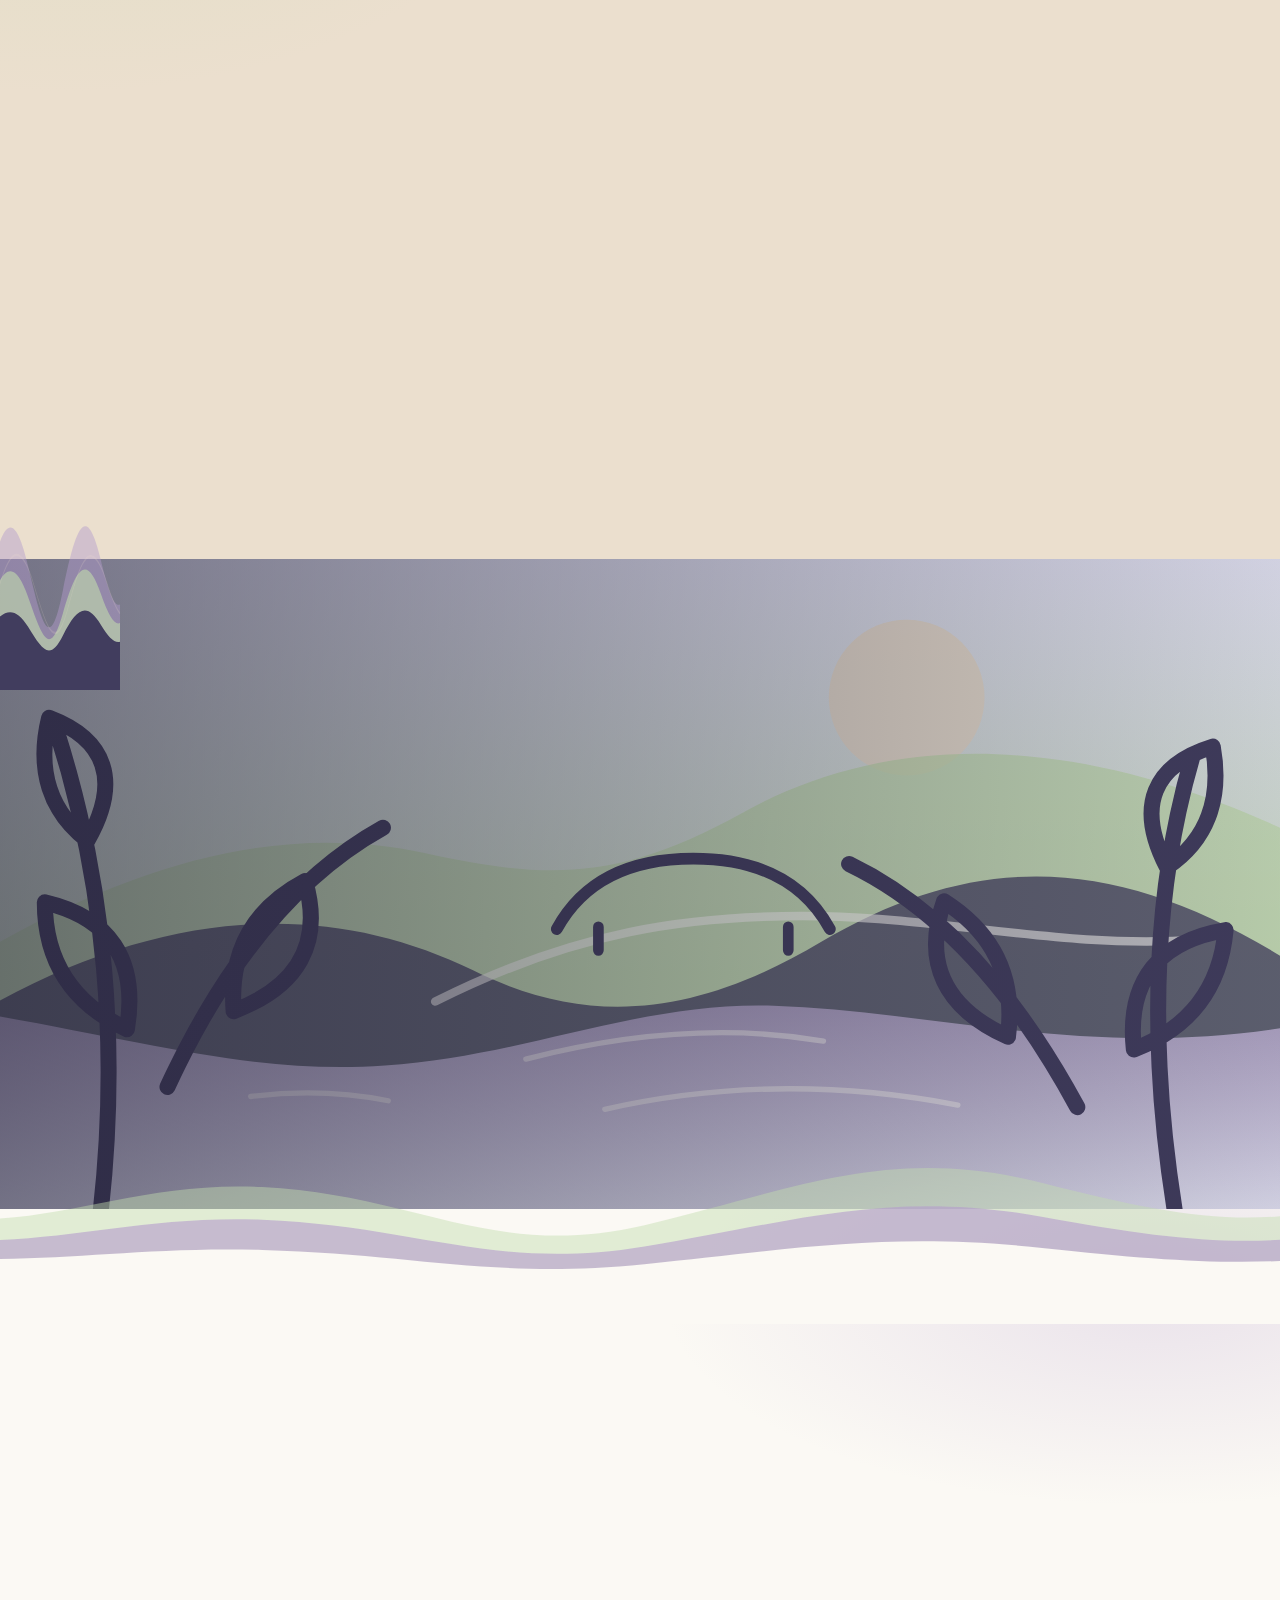
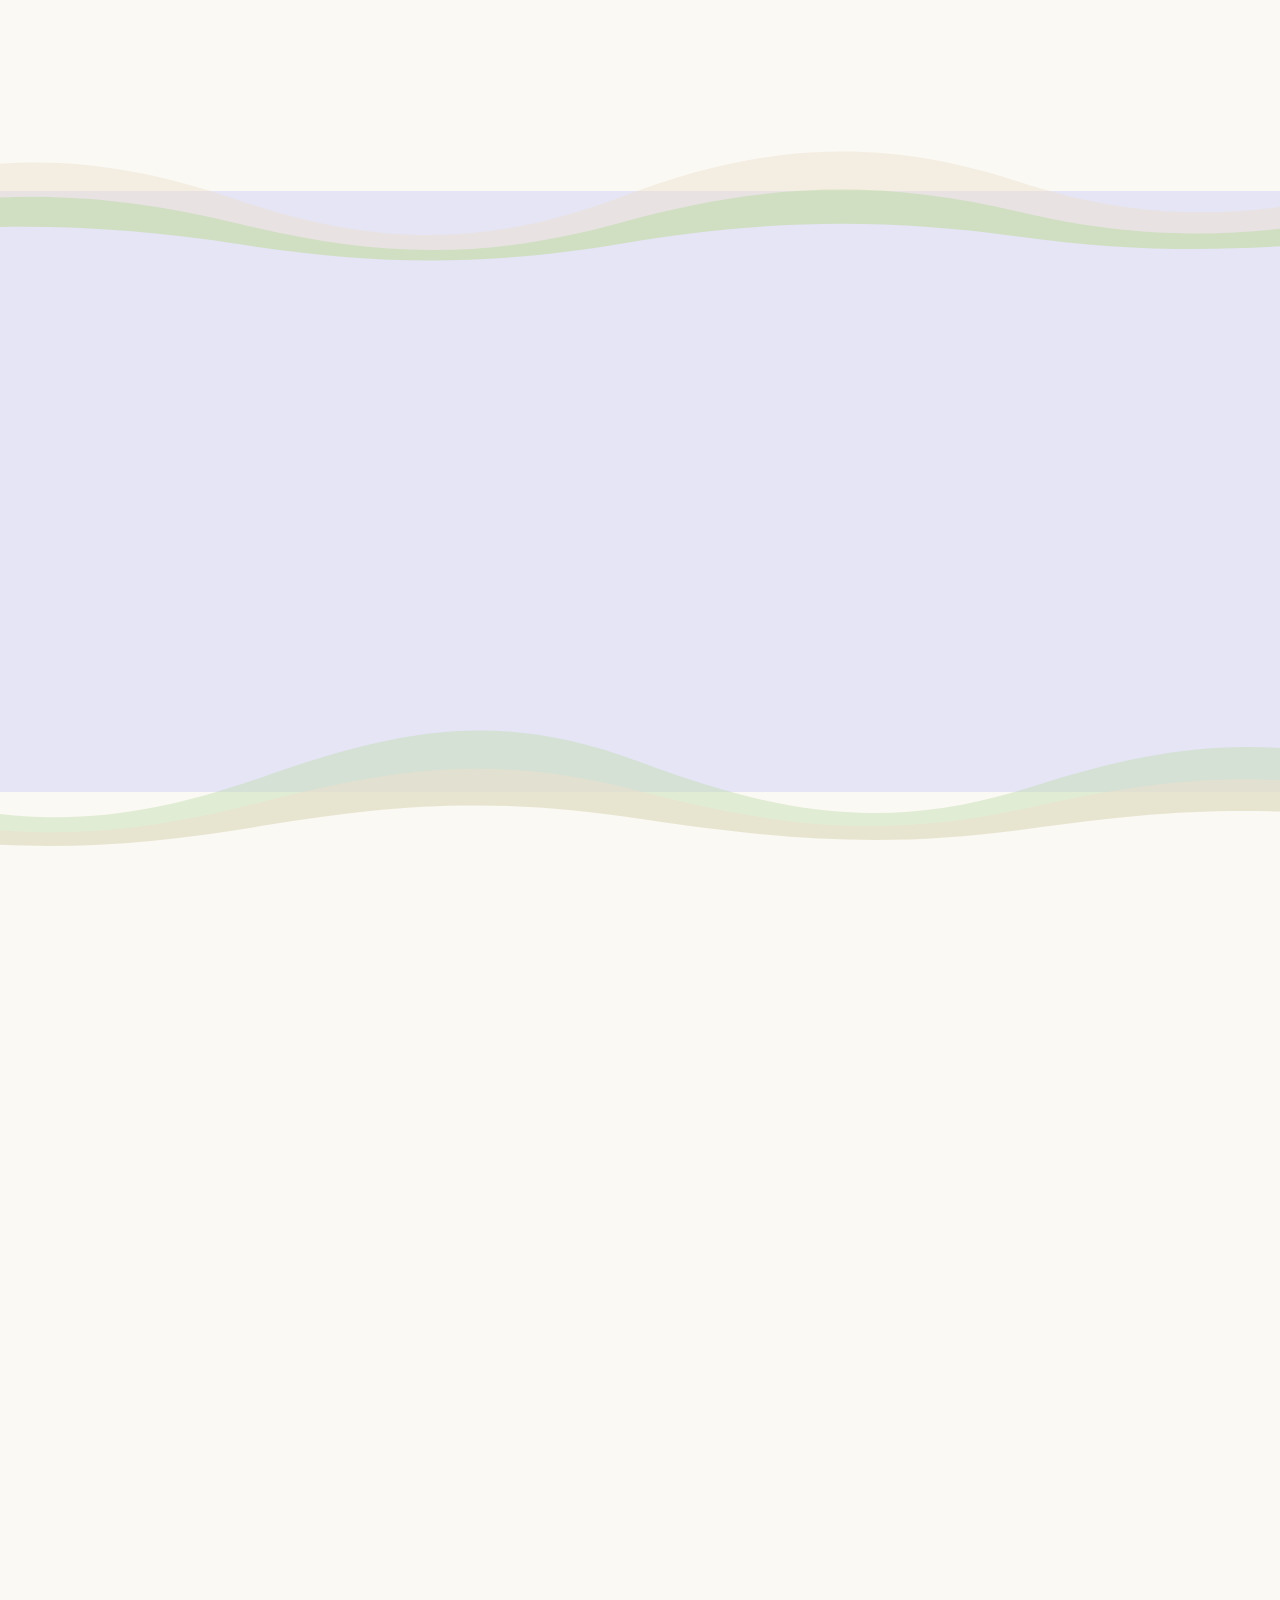
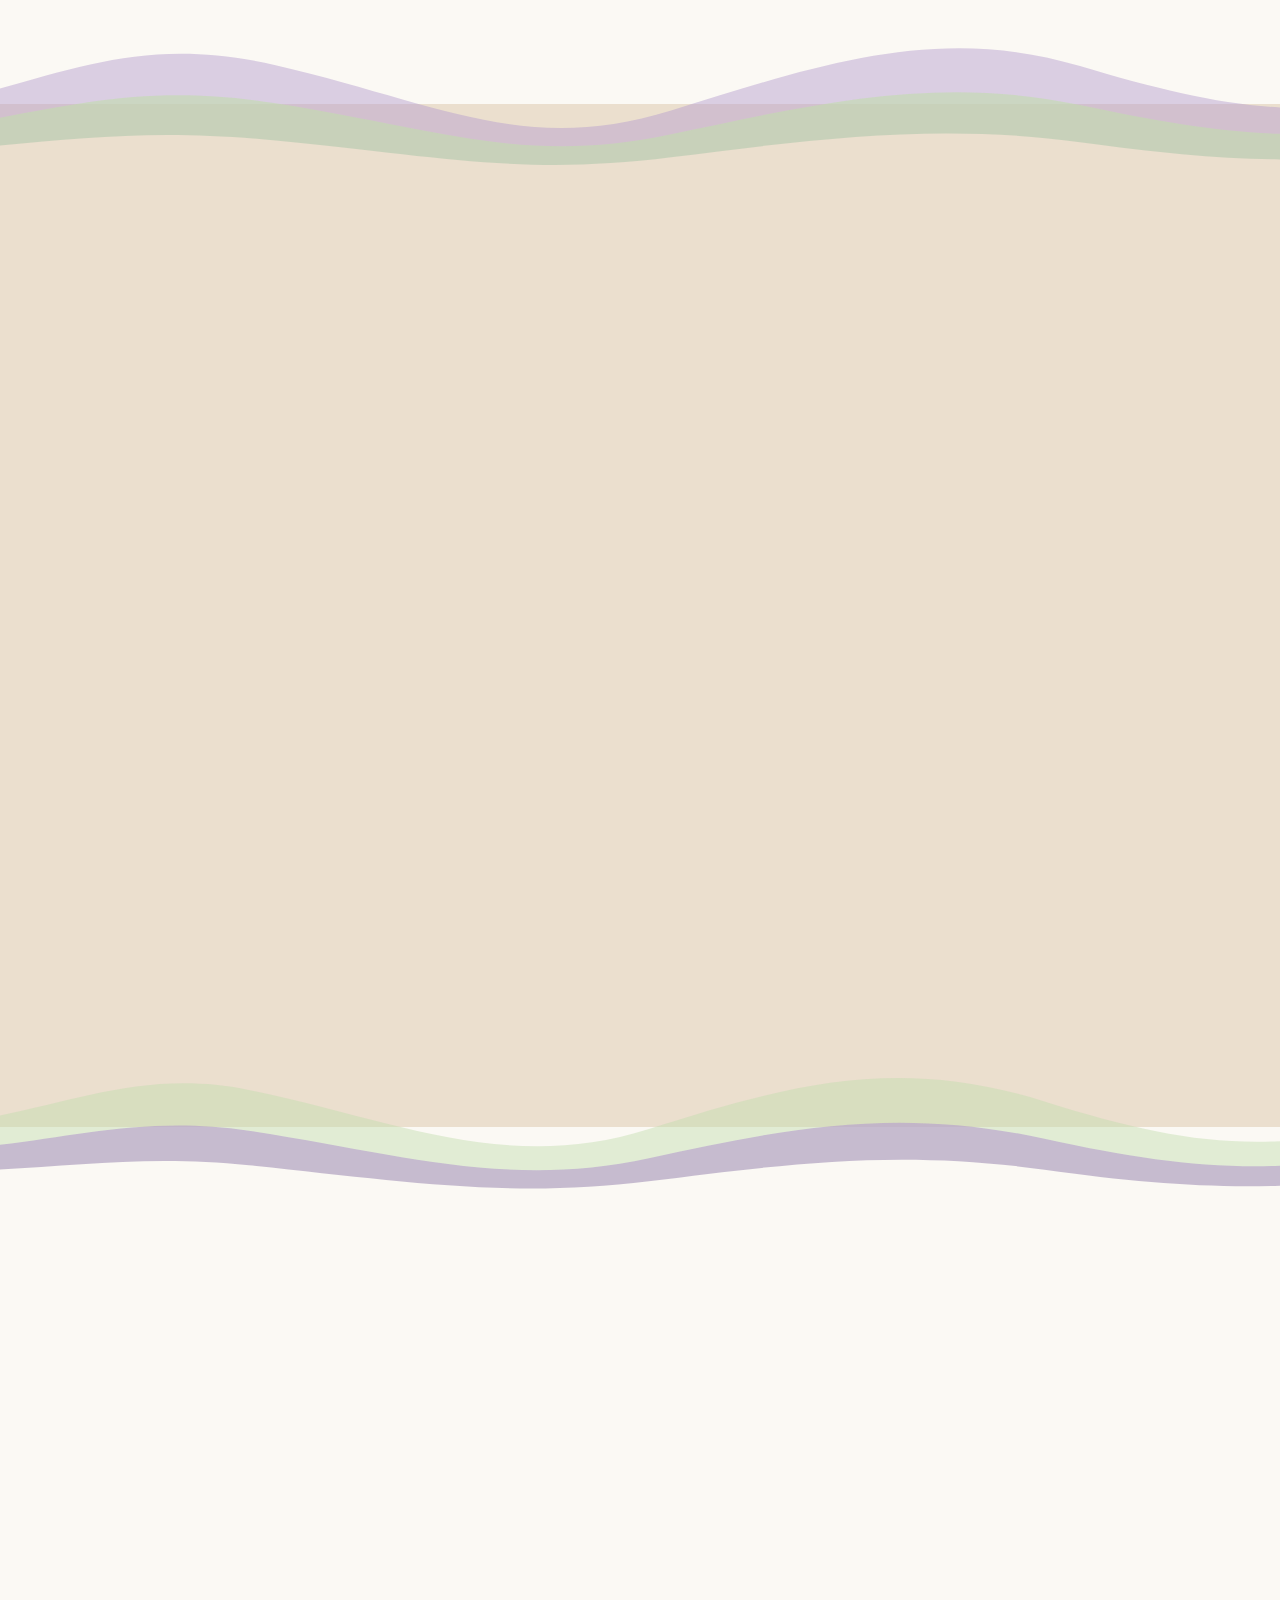
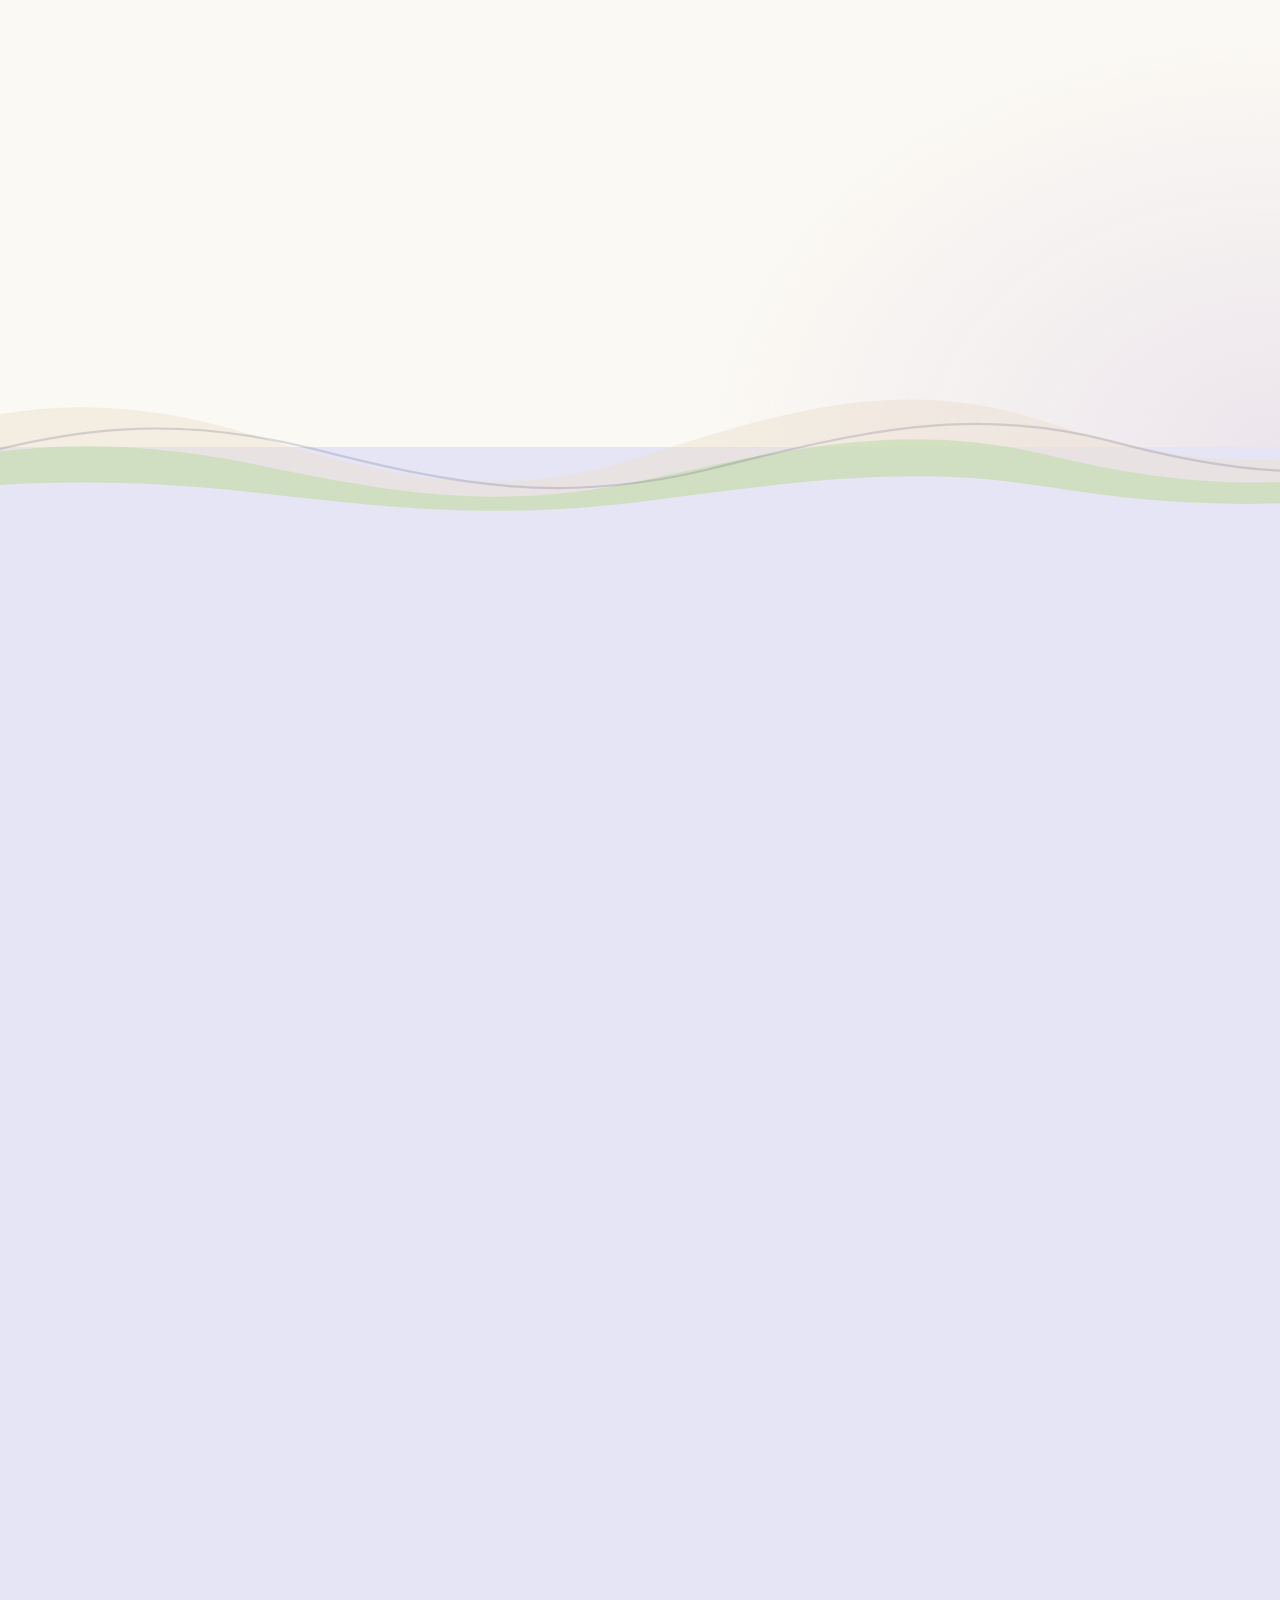
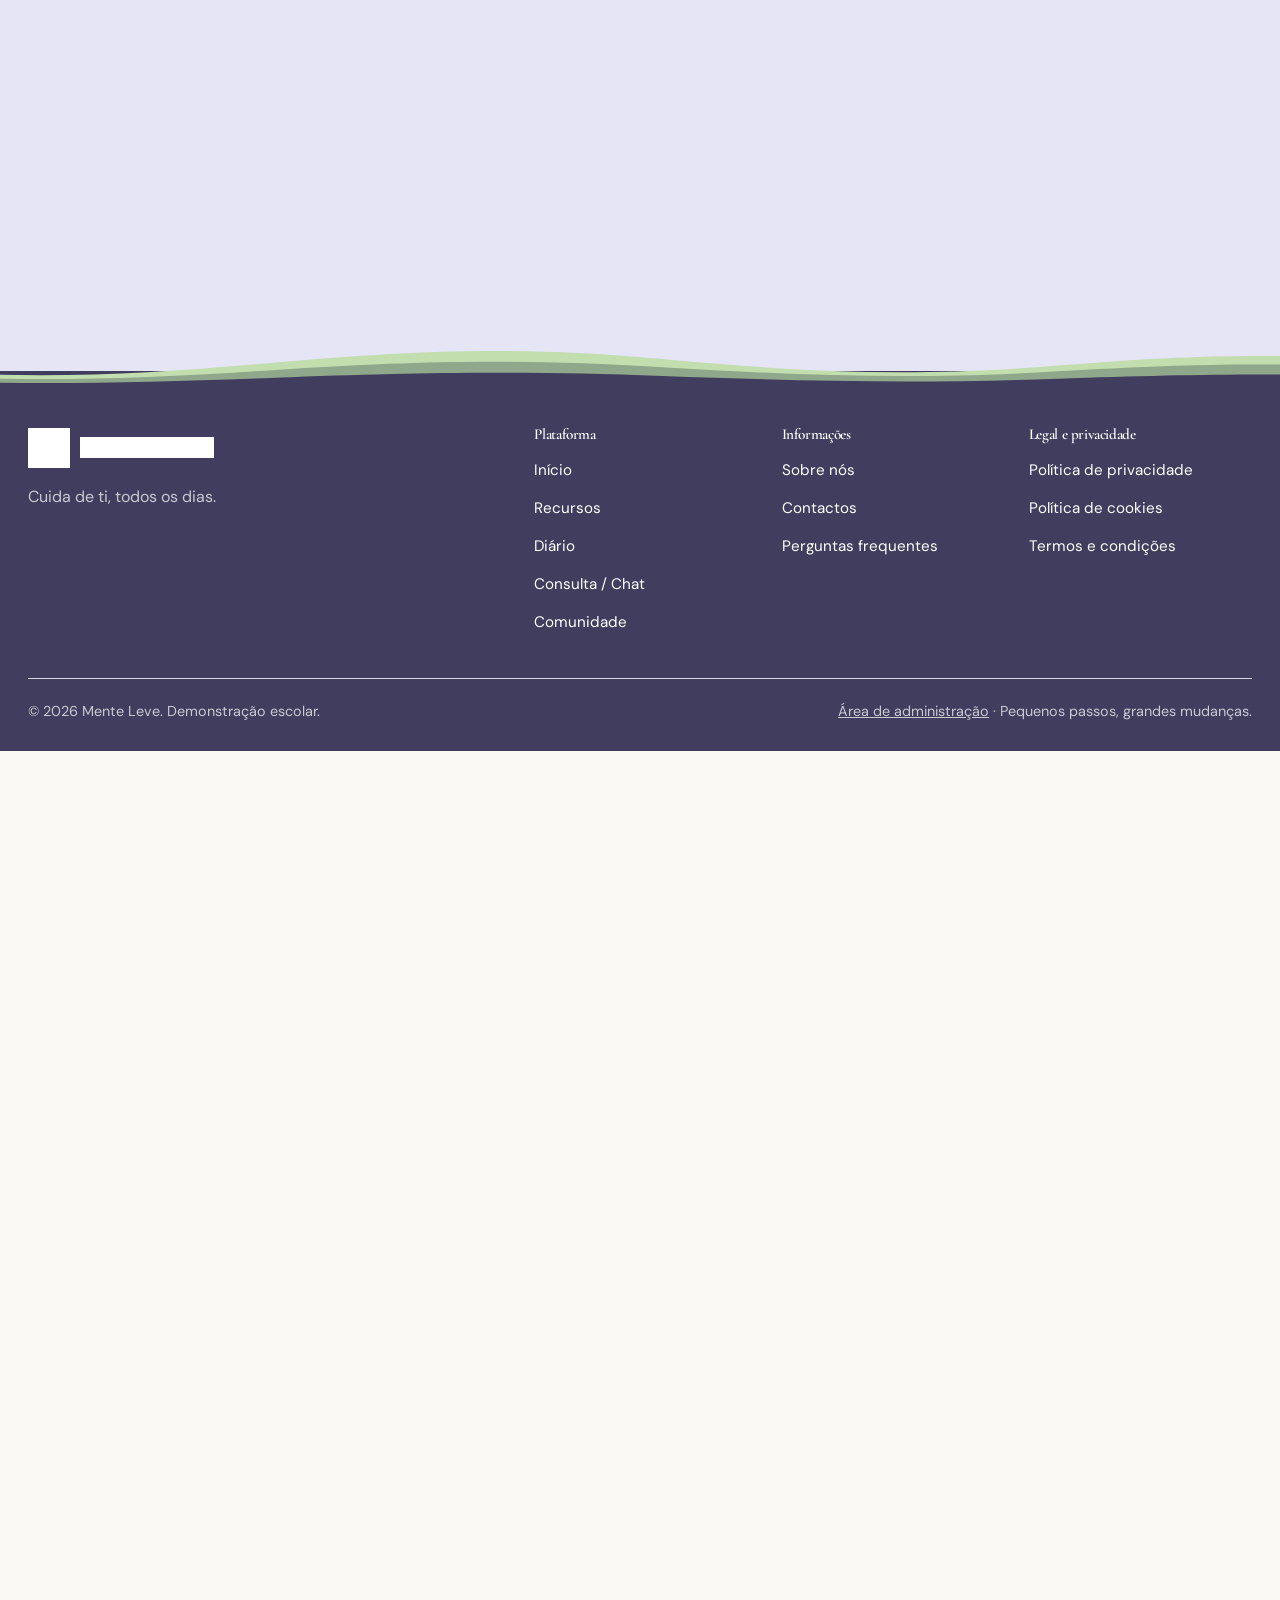
<file: villas/index.html>
<!doctype html>
<html lang="pt-PT"><head><meta charset="utf-8"><meta name="viewport" content="width=device-width, initial-scale=1"><meta http-equiv="refresh" content="0;url=../#comunidade"><title>Comunidade — Mente Leve</title></head><body><p>Esta página foi integrada na plataforma Mente Leve. <a href="../#comunidade">Abrir comunidade</a>.</p></body></html>
</file>
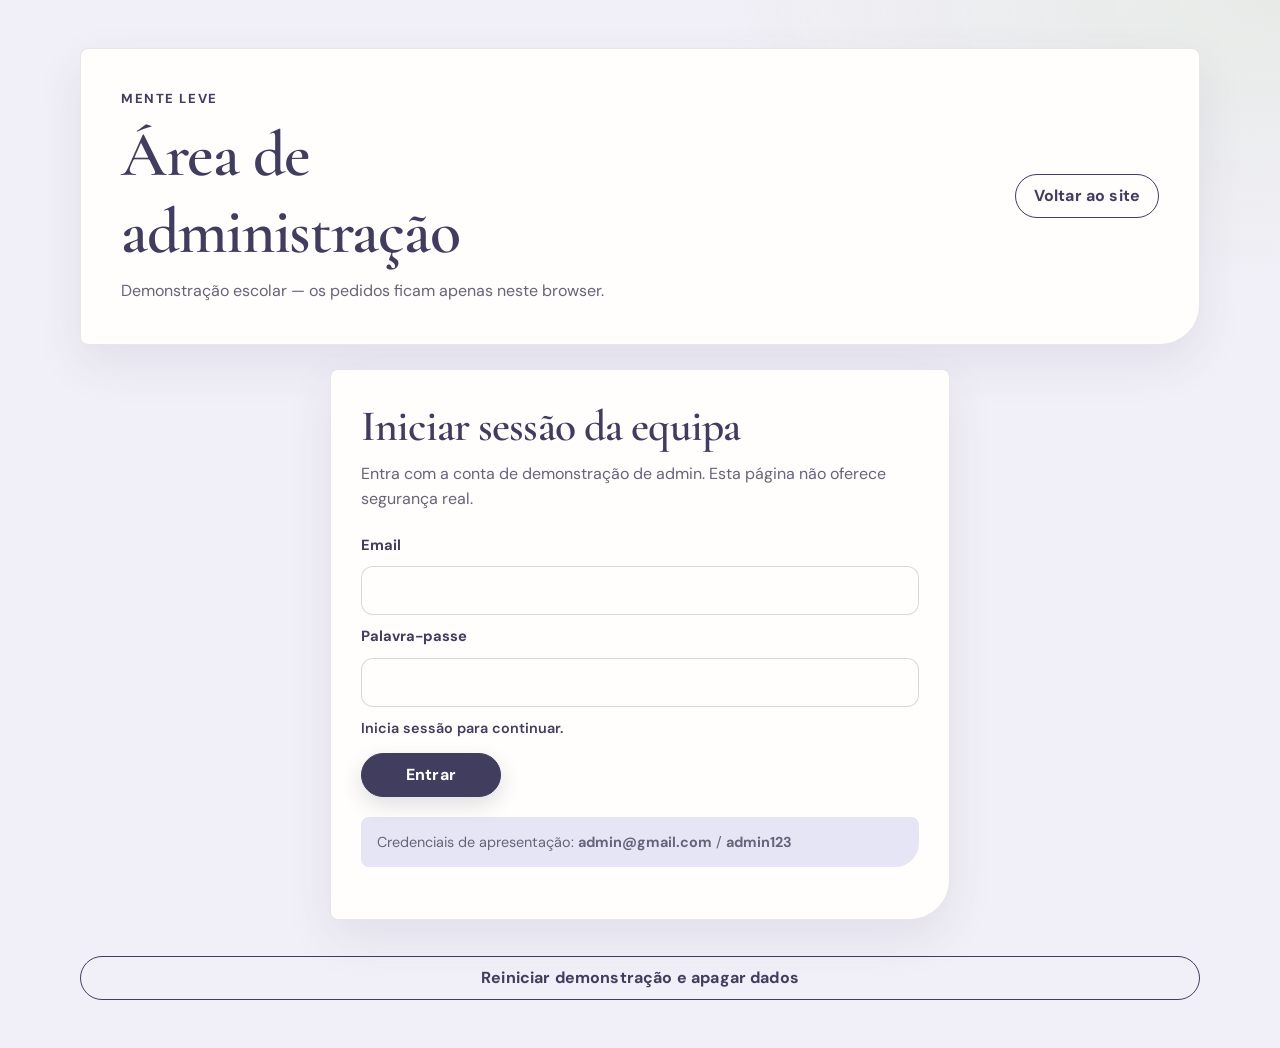
<file: admin.html>
<!doctype html>
<html lang="pt-PT">
<head>
  <meta charset="utf-8">
  <meta name="viewport" content="width=device-width, initial-scale=1">
  <meta name="robots" content="noindex, nofollow">
  <title>Administração — Mente Leve</title>
  <link rel="preconnect" href="https://fonts.googleapis.com">
  <link rel="preconnect" href="https://fonts.gstatic.com" crossorigin>
  <link href="https://fonts.googleapis.com/css2?family=Cormorant+Garamond:wght@500;600;700&family=DM+Sans:wght@400;500;600;700&display=swap" rel="stylesheet">
  <link rel="icon" href="images/mente-leve.svg" type="image/svg+xml">
  <link rel="stylesheet" href="css/admin.css">
  <link rel="stylesheet" href="css/mente-leve-redesign.css">
</head>
<body class="admin-page">
<main>
  <header>
    <div><p class="hl">Mente Leve</p><h1>Área de administração</h1><p>Demonstração escolar — os pedidos ficam apenas neste browser.</p></div>
    <a class="btn bo" href="index.html">Voltar ao site</a>
  </header>
  <section class="panel" id="adminLoginPanel">
    <h2>Iniciar sessão da equipa</h2>
    <p>Entra com a conta de demonstração de admin. Esta página não oferece segurança real.</p>
    <form id="adminLoginForm">
      <label for="adminEmail">Email</label><input id="adminEmail" type="email" autocomplete="username" required>
      <label for="adminPassword">Palavra-passe</label><input id="adminPassword" type="password" autocomplete="current-password" required>
      <p class="er" id="adminLoginError" role="alert"></p>
      <button class="btn bp" type="submit">Entrar</button>
    </form>
    <p class="demo-credentials">Credenciais de apresentação: <strong>admin@gmail.com</strong> / <strong>admin123</strong></p>
  </section>
  <button class="btn bo" id="resetDemo" type="button">Reiniciar demonstração e apagar dados</button>
  <section class="panel" id="adminDashboard" hidden>
    <div class="admin-card"><div><h2>Pedidos recebidos</h2><p id="adminIdentity"></p></div><div class="admin-actions"><button class="btn bo" id="refreshAdmin" type="button">Atualizar</button><button class="btn bo" id="adminLogout" type="button">Terminar sessão</button></div></div>
    <nav class="admin-nav" aria-label="Secções de administração">
      <a href="#adminAppointments">Consultas</a><a href="#adminMessages">Mensagens</a><a href="#adminContacts">Contactos</a>
    </nav>
    <p id="adminStatus" class="feature-status" role="status" aria-live="polite"></p>
    <section class="panel" id="adminAppointments"><h2>Pedidos de consulta</h2><div class="admin-grid" id="appointmentList"></div></section>
    <section class="panel" id="adminMessages"><h2>Mensagens</h2><p>As mensagens e respostas são apenas uma simulação local; nada é enviado.</p><div class="admin-grid" id="messageList"></div></section>
    <section class="panel" id="adminContacts"><h2>Contactos</h2><p>Os contactos ficam apenas neste browser; nenhum email é enviado.</p><div class="admin-grid" id="contactList"></div></section>
  </section>
</main>
<script src="js/demo-storage.js" defer></script>
<script src="js/admin.js" defer></script>
</body>
</html>
</file>
<file: css/style.css>
:root{--p:#9274D5;--pi:#7F5FC9;--pd:#514875;--t:#70C8BD;--ts:#BCE8DB;--pk:#F3B6D0;--y:#F6D78A;--c:#F3A795;--bg:#FFFDFB;--bg2:#F8F5FC;--tx:#34334A;--tx2:#6B677C;--card:#fff;--ln:#ECE7F5;--sh:0 8px 28px rgba(81,72,117,.08);--hb:rgba(255,253,251,.88);
color-scheme:light;box-sizing:border-box;padding-top:env(safe-area-inset-top,0px);padding-bottom:env(safe-area-inset-bottom,0px)}
*,*::before,*::after{box-sizing:border-box}
html{scroll-behavior:smooth;scroll-padding-top:calc(env(safe-area-inset-top,0px) + 84px)}
body{margin:0;font:400 1.0625rem/1.65 Inter,system-ui,sans-serif;color:var(--tx);background:var(--bg);overflow-x:hidden}
h1,h2,h3{font-family:Manrope,Inter,sans-serif;line-height:1.15;margin:0 0 .6em;letter-spacing:-.02em;color:var(--tx)}
h1{font-size:clamp(2.2rem,5.5vw,3.6rem);font-weight:800}h2{font-size:clamp(1.7rem,3.8vw,2.5rem);font-weight:700}h3{font-size:1.25rem;font-weight:700}
p{margin:0 0 1em}a{color:inherit}
.w{width:min(1160px,100% - 40px);margin-inline:auto}
section{padding:clamp(56px,8vw,104px) 0}
.mk{mix-blend-mode:multiply;background-repeat:no-repeat;background-position:center;background-size:contain;display:block}
.mark{width:46px;height:44px;background-image:url("[data-uri]")}.word{width:128px;height:20px;background-image:url("[data-uri]")}
.btn{display:inline-flex;align-items:center;justify-content:center;gap:8px;min-height:48px;padding:12px 26px;border-radius:999px;font:600 1rem Inter,sans-serif;text-decoration:none;border:2px solid transparent;cursor:pointer;transition:transform .2s,box-shadow .2s,background .2s}
.bp{background:var(--pi);color:#fff;box-shadow:0 6px 18px rgba(127,95,201,.3)}.bp:hover{transform:translateY(-2px);background:#6C4DB5}
.bs{background:transparent;color:var(--pi)}.bs:hover{background:var(--bg2)}
.bo{border-color:var(--pi);color:var(--pi);background:transparent;min-height:44px;padding:8px 20px}.bo:hover{background:var(--bg2)}
.bt{background:var(--t);color:#1F3A36}.bt:hover{transform:translateY(-2px)}
:focus-visible{outline:3px solid var(--pi);outline-offset:3px;border-radius:8px}
header{position:sticky;top:env(safe-area-inset-top,0px);z-index:20;background:var(--hb);backdrop-filter:blur(12px);border-bottom:1px solid var(--ln)}
body::before{content:"";position:fixed;inset:0 0 auto;height:env(safe-area-inset-top,0px);z-index:30;background:var(--hb);backdrop-filter:blur(12px)}
.hd{display:flex;align-items:center;justify-content:space-between;gap:16px;min-height:72px}
.brand{display:flex;align-items:center;gap:10px;text-decoration:none}
nav ul{display:flex;gap:6px;list-style:none;margin:0;padding:0}
nav a{display:block;padding:10px 14px;border-radius:999px;text-decoration:none;font-weight:500;font-size:.97rem}nav a:hover{background:var(--bg2);color:var(--pi)}
.act{display:flex;gap:10px;align-items:center}
.burger{display:none;width:48px;height:48px;border:0;background:var(--bg2);border-radius:14px;cursor:pointer;color:var(--tx)}
.ic{width:24px;height:24px;fill:none;stroke:currentColor;stroke-width:1.8;stroke-linecap:round;stroke-linejoin:round}
@media(max-width:960px){.burger{display:grid;place-items:center}.act .bo{display:none}
nav{position:absolute;left:0;right:0;top:100%;background:var(--bg);border-bottom:1px solid var(--ln);display:none;padding:12px 20px 20px}nav.open{display:block}nav ul{flex-direction:column}nav a{padding:14px}}
@media(max-width:480px){.act .bp{display:none}.word{width:108px}}
.hero{background:radial-gradient(900px 500px at 85% 20%,rgba(188,232,219,.45),transparent 70%),radial-gradient(700px 400px at 0 0,rgba(146,116,213,.12),transparent 70%);padding-top:clamp(40px,6vw,80px)}
.hg{display:grid;grid-template-columns:1.05fr .95fr;gap:40px;align-items:center}
.hl{font-weight:700;color:var(--pi)}h1 em{font-style:normal;background:linear-gradient(90deg,var(--pi),#3E9C90);-webkit-background-clip:text;background-clip:text;color:transparent}
.lead{font-size:1.2rem;font-weight:500}.sub{color:var(--tx2);max-width:46ch}
.row{display:flex;flex-wrap:wrap;gap:12px;margin-top:28px}
.art{position:relative}.art svg{width:100%;height:auto;display:block}
.tag{position:absolute;left:4%;bottom:8%;background:var(--card);padding:10px 18px;border-radius:999px;box-shadow:var(--sh);font:700 .9rem Manrope,sans-serif;color:var(--pd)}
@media(max-width:860px){.hg{grid-template-columns:1fr}.art{order:-1;max-width:420px;margin:auto}}
.wel{background:var(--bg2);text-align:center;position:relative}.wel p{max-width:60ch;margin:0 auto;color:var(--tx2)}.wel h2{max-width:20ch;margin-inline:auto}
.lf{position:absolute;width:64px;opacity:.7}
.hc{text-align:center;max-width:56ch;margin:0 auto 48px}.hc p{color:var(--tx2)}
.g4{display:grid;grid-template-columns:repeat(4,1fr);gap:22px}
@media(max-width:1000px){.g4{grid-template-columns:repeat(2,1fr)}}@media(max-width:600px){.g4{grid-template-columns:1fr}}
.card{background:var(--card);border:1px solid var(--ln);border-radius:28px;padding:28px;box-shadow:var(--sh);display:flex;flex-direction:column;gap:6px;transition:transform .25s,box-shadow .25s}
.card:hover{transform:translateY(-6px);box-shadow:0 16px 36px rgba(81,72,117,.14)}
.card p{color:var(--tx2);font-size:.98rem;flex:1}
.ib{width:68px;height:68px;border-radius:50%;display:grid;place-items:center;margin-bottom:10px;color:var(--pd)}.ib .ic{width:32px;height:32px}
.dia{background:linear-gradient(180deg,var(--bg),var(--bg2))}
.dc{background:var(--card);border:1px solid var(--ln);border-radius:32px;box-shadow:var(--sh);padding:clamp(20px,4vw,40px);display:grid;grid-template-columns:1.2fr .8fr;gap:32px}
@media(max-width:900px){.dc{grid-template-columns:1fr}}
.pv{display:inline-block;background:var(--y);color:#4A3A0B;font:600 .8rem Inter;padding:4px 12px;border-radius:999px;margin-bottom:12px}
.tabs{display:flex;gap:6px;flex-wrap:wrap;border-bottom:1px solid var(--ln);margin:18px 0}
.tabs button{background:none;border:0;border-bottom:3px solid transparent;padding:10px 14px;font:600 .95rem Inter;color:var(--tx2);cursor:pointer;min-height:44px}
.tabs button[aria-selected=true]{color:var(--pi);border-color:var(--pi)}
.moods{display:grid;grid-template-columns:repeat(5,1fr);gap:8px;margin:12px 0 18px}
.mo{background:none;border:2px solid transparent;border-radius:18px;padding:8px 2px;cursor:pointer;display:flex;flex-direction:column;align-items:center;gap:4px;font:500 .78rem/1.2 Inter;color:var(--tx);text-align:center;min-height:48px}
.mo svg{width:44px;height:44px}.mo[aria-checked=true]{border-color:var(--pi);background:var(--bg2)}
label{font-weight:600;display:block;margin-bottom:6px}
textarea{width:100%;min-height:120px;border:1.5px solid var(--ln);border-radius:18px;padding:14px;font:inherit;background:var(--bg);color:var(--tx);resize:vertical}
.cal{background:var(--bg2);border-radius:22px;padding:18px}.cal h3{font-size:1rem;margin-bottom:10px}
.cg{display:grid;grid-template-columns:repeat(7,1fr);gap:4px;text-align:center;font-size:.85rem}.cg b{color:var(--tx2);font-weight:600}.cg i{font-style:normal;padding:5px 0;border-radius:50%}.cg .td{background:var(--pi);color:#fff;font-weight:700}
.sm{margin-top:16px;display:grid;gap:8px;font-size:.92rem}.sm div{display:flex;justify-content:space-between;align-items:center;gap:8px}.sm span::before{content:"";display:inline-block;width:10px;height:10px;border-radius:50%;margin-right:8px;background:var(--c)}
.sm div:nth-child(1) span::before{background:var(--p)}.sm div:nth-child(2) span::before{background:var(--t)}.sm div:nth-child(4) span::before{background:var(--y)}
.sm small{color:var(--tx2);display:block;margin-top:6px}
.priv{display:flex;gap:8px;align-items:center;margin-top:14px;font-size:.9rem;color:var(--tx2)}
[hidden]{display:none!important}
.er{color:#B3412F;font-weight:500;margin:8px 0 0}.er:empty{display:none}
.pt{font-size:1.1rem;margin-top:28px}
details{border:1px solid var(--ln);border-radius:18px;padding:2px 20px;background:var(--card);margin-bottom:10px}summary{cursor:pointer;font-weight:600;padding:14px 0;min-height:44px}details p{color:var(--tx2);margin:0 0 14px}
.doc{max-width:860px;margin:0 auto;display:grid;gap:22px}.doc .card p{flex:none}.doc ul{margin:0 0 1em;padding-left:1.2em;color:var(--tx2)}.doc li{margin-bottom:6px}
.hist{list-style:none;margin:12px 0 0;padding:0;display:grid;gap:10px}
.hist li{border:1px solid var(--ln);border-left:6px solid var(--ln);border-radius:16px;padding:12px 16px;background:var(--bg)}
.hist p{margin:6px 0 0;white-space:pre-wrap;overflow-wrap:anywhere}
.hh{font-weight:600;font-size:.9rem;color:var(--tx2)}.ha{display:flex;gap:6px;margin-top:4px}
.lk{background:none;border:0;color:var(--pi);font:600 .9rem Inter,sans-serif;cursor:pointer;padding:10px 8px;min-height:44px}
.em{color:var(--tx2);font-size:.95rem;margin:0}
.pr{display:grid;grid-template-columns:130px 1fr 28px;gap:10px;align-items:center;margin:8px 0;font-size:.9rem}.pr div{height:12px;background:var(--bg2);border-radius:99px;overflow:hidden}.pr i{display:block;height:100%}
.cg .td{box-shadow:0 0 0 2px var(--pi)}
.g2{display:grid;grid-template-columns:repeat(2,1fr);gap:24px;max-width:860px;margin:0 auto}@media(max-width:700px){.g2{grid-template-columns:1fr}}
.note{text-align:center;color:var(--tx2);font-size:.92rem;margin-top:28px}
.com{background:var(--bg2)}.cm{display:grid;grid-template-columns:.9fr 1.1fr;gap:40px;align-items:center}@media(max-width:860px){.cm{grid-template-columns:1fr}}
.ben{list-style:none;padding:0;margin:22px 0 28px;display:grid;gap:14px}.ben li{display:flex;gap:14px;align-items:center;font-weight:500}.ben .ib{width:48px;height:48px;margin:0;flex:none}.ben .ib .ic{width:24px;height:24px}
.q{background:linear-gradient(135deg,var(--ts),#D9CDF5);text-align:center;color:#34334A}
.q h2{max-width:20ch;margin-inline:auto;color:#34334A}.q p{font-weight:600;color:#514875}.q svg{width:120px;margin-top:16px}
.cta{text-align:center}.cta p{max-width:52ch;margin-inline:auto;color:var(--tx2)}.cta small{display:block;margin-top:16px;color:var(--tx2)}
footer{background:var(--bg2);border-top:1px solid var(--ln);padding:56px 0 28px}
.fg{display:grid;grid-template-columns:1.3fr 2fr;gap:40px}@media(max-width:800px){.fg{grid-template-columns:1fr}}
.fl{display:grid;grid-template-columns:repeat(3,1fr);gap:24px}@media(max-width:560px){.fl{grid-template-columns:1fr 1fr}}
footer h3{font-size:.95rem;margin-bottom:10px}footer ul{list-style:none;margin:0;padding:0}footer li a{display:inline-block;padding:6px 0;text-decoration:none;color:var(--tx2);font-size:.95rem}footer li a:hover{color:var(--pi)}
.fb{border-top:1px solid var(--ln);margin-top:36px;padding-top:20px;display:flex;justify-content:space-between;flex-wrap:wrap;gap:8px;font-size:.9rem;color:var(--tx2)}
#toast{position:fixed;left:50%;bottom:calc(24px + env(safe-area-inset-bottom,0px));transform:translate(-50%,20px);background:var(--pd);color:#fff;padding:14px 22px;border-radius:16px;box-shadow:var(--sh);opacity:0;pointer-events:none;transition:.3s;z-index:40;max-width:calc(100% - 40px);text-align:center;font-size:.95rem}
#toast.on{opacity:1;transform:translate(-50%,0)}
.js .rv{opacity:0;transform:translateY(18px);transition:opacity .7s,transform .7s}.js .rv.in{opacity:1;transform:none}
@media(prefers-reduced-motion:reduce){html{scroll-behavior:auto}*{transition:none!important;animation:none!important}.js .rv{opacity:1;transform:none}}
</file>
<file: css/mente-leve-app.css>
html { scroll-padding-top: 88px; }

.demo-banner {
  position: relative;
  z-index: 21;
  padding: 9px 16px;
  background: #fff3d4;
  color: #514875;
  font-size: .88rem;
  font-weight: 600;
  text-align: center;
}

.admin-page .demo-banner { display: none; }

.resource-note {
  max-width: 760px;
  margin: 28px auto 0;
  border-style: dashed;
}

.feature-panel,
#entrar,
#contactos {
  scroll-margin-top: 88px;
}

.feature-panel { background: var(--bg2); }

.feature-card {
  width: min(760px, 100%);
  margin-inline: auto;
  padding: clamp(20px, 4vw, 36px);
  border: 1px solid var(--ln);
  border-radius: 28px;
  background: var(--card);
  box-shadow: var(--sh);
}

.feature-card form { display: grid; gap: 10px; }
.feature-card label { margin: 8px 0 0; }
.feature-card input,
.feature-card select,
.feature-card textarea {
  width: 100%;
  min-height: 48px;
  padding: 12px 14px;
  border: 1.5px solid var(--ln);
  border-radius: 14px;
  background: var(--bg);
  color: var(--tx);
  font: inherit;
}
.feature-card textarea { min-height: 120px; }
.feature-card :is(input, select, textarea):focus-visible {
  outline: 3px solid color-mix(in srgb, var(--pi) 35%, transparent);
  border-color: var(--pi);
}
.feature-card :is(button, input, select, textarea):disabled {
  cursor: not-allowed;
  opacity: .65;
}

.auth-switch,
.chat-toolbar,
.form-grid {
  display: flex;
  gap: 14px;
}
.auth-switch { margin-bottom: 20px; }
.auth-switch button[aria-selected="true"] {
  background: var(--pi);
  color: #fff;
}
.form-grid > div { flex: 1; min-width: 0; }
.text-button,
.lk {
  min-height: 44px;
  padding: 8px;
  border: 0;
  background: transparent;
  color: var(--pi);
  font: 600 .95rem Inter, sans-serif;
  text-align: left;
  cursor: pointer;
}
.text-button { justify-self: start; }
.text-button:hover,
.lk:hover { text-decoration: underline; }

.feature-status {
  margin: 0 0 16px;
  color: var(--tx2);
}
.feature-status:empty { display: none; }
.emergency-note {
  margin: 18px 0 0;
  color: var(--tx2);
  font-size: .9rem;
}
.account-card { display: grid; justify-items: start; }
.community-note {
  padding-top: 8px;
  color: var(--tx2);
}
.community-note p { margin: 8px 0 0; }

.chat-toolbar {
  align-items: center;
  justify-content: space-between;
  border-bottom: 1px solid var(--ln);
  margin-bottom: 14px;
}
.chat-messages {
  display: grid;
  gap: 10px;
  max-height: 360px;
  overflow: auto;
  padding: 4px 2px 18px;
}
.chat-message {
  max-width: min(90%, 560px);
  padding: 12px 16px;
  border-radius: 18px;
  background: var(--bg2);
  overflow-wrap: anywhere;
}
.chat-message.from-user {
  justify-self: end;
  background: #E6DDF8;
}
.chat-message p { margin: 0; white-space: pre-wrap; }
.chat-message time {
  display: block;
  margin-top: 6px;
  color: var(--tx2);
  font-size: .78rem;
}
.appointment-result {
  padding: 14px 18px;
  border-radius: 16px;
  background: #E6DDF8;
  color: var(--pd);
}

:is(a, button, input, select, textarea):focus-visible {
  outline: 3px solid color-mix(in srgb, var(--pi) 55%, transparent);
  outline-offset: 3px;
}

@media (max-width: 700px) {
  .form-grid { flex-direction: column; gap: 10px; }
  .auth-switch { flex-wrap: wrap; }
  .chat-toolbar { align-items: flex-start; }
  .chat-message { max-width: 100%; }
}
</file>
<file: css/section-transitions.css>
main {
  overflow-x: clip;
}

main > section {
  position: relative;
  isolation: isolate;
}

main > section > .w,
footer > .w {
  position: relative;
  z-index: 1;
}

.section-wave {
  position: absolute;
  z-index: 0;
  top: clamp(-132px, -9vw, -72px);
  left: 0;
  display: block;
  width: 100%;
  height: clamp(165px, 18vw, 250px);
  overflow: hidden;
  pointer-events: none;
}

.section-wave .wave-back {
  fill: var(--wave-back, var(--color-lilac));
  opacity: .46;
}

.section-wave .wave-mid {
  fill: var(--wave-mid, var(--color-sage));
  opacity: .6;
}

.section-wave .wave-front {
  fill: var(--wave-front, var(--bg));
}

.section-wave .wave-line {
  fill: none;
  stroke: var(--wave-line, var(--color-midnight));
  stroke-linecap: round;
  stroke-width: 2.5;
  opacity: .18;
}

.section-wave.wave-active .wave-back {
  animation: wave-drift-back var(--wave-back-duration, 27s) ease-in-out infinite var(--wave-direction, alternate);
  transform-box: fill-box;
  transform-origin: center;
  will-change: transform;
}

.section-wave.wave-active .wave-mid {
  animation: wave-drift-mid var(--wave-mid-duration, 21s) ease-in-out infinite var(--wave-direction, alternate);
  animation-delay: var(--wave-mid-delay, -8s);
  transform-box: fill-box;
  transform-origin: center;
  will-change: transform;
}

.section-wave.wave-active .wave-front {
  animation: wave-drift-front var(--wave-front-duration, 32s) ease-in-out infinite var(--wave-direction, alternate);
  animation-delay: var(--wave-front-delay, -13s);
  transform-box: fill-box;
  transform-origin: center;
  will-change: transform;
}

.section-wave.wave-active .wave-line {
  animation: wave-line-drift var(--wave-line-duration, 25s) ease-in-out infinite var(--wave-direction, alternate);
  transform-box: fill-box;
  transform-origin: center;
}

.wave-1 { --wave-back: #B49CCE; --wave-mid: #C2DDAE; --wave-front: #E5E5F5; --wave-line: #413D5E; --wave-back-duration: 25s; --wave-mid-duration: 19s; }
.wave-2 { --wave-back: #EBDFCE; --wave-mid: #B49CCE; --wave-front: #FBF9F4; --wave-line: #413D5E; --wave-back-duration: 29s; --wave-front-duration: 27s; --wave-direction: alternate-reverse; }
.wave-3 { --wave-back: #C2DDAE; --wave-mid: #E5E5F5; --wave-front: #EBDFCE; --wave-line: #413D5E; --wave-front-duration: 24s; }
.wave-4 { --wave-back: #B49CCE; --wave-mid: #C2DDAE; --wave-front: #FBF9F4; --wave-line: #413D5E; --wave-direction: alternate-reverse; --wave-line-duration: 31s; }
.wave-5 { --wave-back: #EBDFCE; --wave-mid: #B49CCE; --wave-front: #E5E5F5; --wave-line: #413D5E; --wave-mid-duration: 26s; --wave-direction: alternate-reverse; }
.wave-6 { --wave-back: #C2DDAE; --wave-mid: #EBDFCE; --wave-front: #E5E5F5; --wave-line: #413D5E; --wave-front-duration: 28s; --wave-direction: alternate-reverse; }
.wave-7 { --wave-back: #B49CCE; --wave-mid: #E5E5F5; --wave-front: #EBDFCE; --wave-line: #413D5E; --wave-back-duration: 31s; --wave-front-duration: 29s; }
.wave-8 { --wave-back: #B49CCE; --wave-mid: #C2DDAE; --wave-front: #413D5E; --wave-line: #EBDFCE; --wave-mid-duration: 30s; }
.wave-9 { --wave-back: #C2DDAE; --wave-mid: #B49CCE; --wave-front: #FBF9F4; --wave-line: #413D5E; --wave-back-duration: 23s; --wave-direction: alternate-reverse; }
.wave-10 { --wave-back: #EBDFCE; --wave-mid: #C2DDAE; --wave-front: #E5E5F5; --wave-line: #413D5E; --wave-front-duration: 27s; }
.wave-11 { --wave-back: #C2DDAE; --wave-mid: #EBDFCE; --wave-front: #FBF9F4; --wave-line: #413D5E; --wave-mid-duration: 24s; --wave-direction: alternate-reverse; }
.wave-12 { --wave-back: #B49CCE; --wave-mid: #C2DDAE; --wave-front: #EBDFCE; --wave-line: #413D5E; --wave-back-duration: 28s; }
.wave-13 { --wave-back: #C2DDAE; --wave-mid: #B49CCE; --wave-front: #FBF9F4; --wave-line: #413D5E; --wave-front-duration: 30s; --wave-direction: alternate-reverse; }
.wave-14 { --wave-back: #EBDFCE; --wave-mid: #C2DDAE; --wave-front: #E5E5F5; --wave-line: #413D5E; --wave-mid-duration: 25s; }
.wave-footer {
  top: -32px;
  height: 60px;
  --wave-back: #C2DDAE;
  --wave-mid: #8FA78A;
  --wave-front: #413D5E;
  --wave-back-duration: 30s;
}

.wave-footer .wave-back,
.wave-footer .wave-mid {
  opacity: 1;
}

.wave-footer .wave-line {
  display: none;
}

.section-wave.wave-footer.wave-active .wave-back {
  animation: footer-wave-back 30s ease-in-out infinite alternate;
}

.section-wave.wave-footer.wave-active .wave-mid {
  animation: footer-wave-mid 25s ease-in-out infinite alternate-reverse;
}

.section-wave.wave-footer.wave-active .wave-front {
  animation: footer-wave-front 32s ease-in-out infinite alternate;
}

@keyframes wave-drift-back {
  from { transform: translate(-2.2%, 10px) scaleY(.96); }
  to { transform: translate(2.2%, -12px) scaleY(1.06); }
}

@keyframes wave-drift-mid {
  from { transform: translate(3.2%, -10px) scaleY(1.08); }
  to { transform: translate(-3.2%, 13px) scaleY(.93); }
}

@keyframes wave-drift-front {
  from { transform: translate(-1.6%, 12px) scaleY(.95); }
  to { transform: translate(1.6%, -9px) scaleY(1.04); }
}

@keyframes wave-line-drift {
  from { transform: translate(2%, 4px); opacity: .12; }
  to { transform: translate(-2%, -8px); opacity: .25; }
}

@keyframes footer-wave-back {
  from { transform: translate(-.45%, 1px); }
  to { transform: translate(.45%, -1px); }
}

@keyframes footer-wave-mid {
  from { transform: translate(.55%, -1px); }
  to { transform: translate(-.55%, 1px); }
}

@keyframes footer-wave-front {
  from { transform: translate(-.35%, .5px); }
  to { transform: translate(.35%, -.5px); }
}

@media (max-width: 760px) {
  .section-wave {
    top: -76px;
    height: 170px;
  }

  .section-wave .wave-line {
    stroke-width: 3.5;
  }

  @keyframes wave-drift-back {
    from { transform: translate(-3%, 8px) scaleY(.96); }
    to { transform: translate(3%, -10px) scaleY(1.05); }
  }

  @keyframes wave-drift-mid {
    from { transform: translate(4%, -8px) scaleY(1.06); }
    to { transform: translate(-4%, 10px) scaleY(.94); }
  }
}

@media (prefers-reduced-motion: reduce) {
  .section-wave.wave-active * {
    animation: none !important;
    transform: none !important;
    will-change: auto !important;
  }
}
</file>
<file: css/admin.css>
:root {
  color-scheme: light;
  --p: #9274d5;
  --pi: #7f5fc9;
  --pd: #514875;
  --t: #70c8bd;
  --bg: #fffdfb;
  --bg2: #f8f5fc;
  --tx: #34334a;
  --tx2: #6b677c;
  --card: #fff;
  --ln: #ece7f5;
  --sh: 0 12px 34px rgba(81, 72, 117, .08);
  font-family: Inter, ui-sans-serif, system-ui, -apple-system, BlinkMacSystemFont, "Segoe UI", sans-serif;
  color: var(--tx);
  background: var(--bg);
}

*,
*::before,
*::after {
  box-sizing: border-box;
}

html {
  min-width: 320px;
  scroll-behavior: smooth;
  scroll-padding-top: 24px;
}

body.admin-page {
  min-height: 100vh;
  margin: 0;
  padding: clamp(20px, 4vw, 48px) 20px;
  background:
    radial-gradient(800px 400px at 100% 0, rgba(188, 232, 219, .28), transparent 70%),
    var(--bg2);
  color: var(--tx);
  font-size: 1rem;
  line-height: 1.55;
}

.admin-page main {
  display: grid;
  gap: 24px;
  width: min(1120px, 100%);
  margin: 0 auto;
}

.admin-page h1,
.admin-page h2,
.admin-page h3 {
  margin: 0;
  color: var(--tx);
  font-family: Manrope, Inter, ui-sans-serif, system-ui, sans-serif;
  letter-spacing: -.025em;
  line-height: 1.2;
}

.admin-page h1 {
  margin-bottom: 8px;
  font-size: clamp(1.9rem, 4vw, 2.6rem);
}

.admin-page h2 {
  font-size: clamp(1.3rem, 2.6vw, 1.65rem);
}

.admin-page h3 {
  font-size: 1.08rem;
}

.admin-page p {
  margin: 0;
}

.admin-page > main > header,
.admin-page .panel,
.admin-page .admin-card {
  border: 1px solid var(--ln);
  border-radius: 20px;
  background: var(--card);
  box-shadow: var(--sh);
}

.admin-page > main > header {
  display: flex;
  align-items: center;
  justify-content: space-between;
  gap: 24px;
  padding: clamp(24px, 4vw, 40px);
}

.admin-page .hl {
  margin-bottom: 8px;
  color: var(--pi);
  font-size: .82rem;
  font-weight: 750;
  letter-spacing: .12em;
  text-transform: uppercase;
}

.admin-page > main > header p:last-child {
  color: var(--tx2);
}

.admin-page a {
  color: var(--pi);
  font-weight: 650;
  text-decoration: none;
}

.admin-page a:hover {
  text-decoration: underline;
  text-underline-offset: 3px;
}

.admin-page .btn {
  display: inline-flex;
  min-height: 44px;
  align-items: center;
  justify-content: center;
  padding: 9px 18px;
  border: 1.5px solid var(--pi);
  border-radius: 999px;
  background: transparent;
  color: var(--pi);
  font: inherit;
  font-weight: 700;
  line-height: 1.25;
  text-align: center;
  text-decoration: none;
  cursor: pointer;
  transition: background-color .18s ease, color .18s ease, transform .18s ease;
}

.admin-page .btn:hover {
  background: var(--bg2);
  text-decoration: none;
}

.admin-page .btn.bp {
  border-color: var(--pi);
  background: var(--pi);
  color: #fff;
}

.admin-page .btn.bp:hover {
  background: var(--pd);
}

.admin-page .btn:disabled {
  cursor: not-allowed;
  opacity: .6;
}

.admin-page :is(a, button, input, textarea):focus-visible {
  outline: 3px solid rgba(127, 95, 201, .38);
  outline-offset: 3px;
}

.admin-page .panel {
  min-width: 0;
  padding: clamp(20px, 3vw, 30px);
}

.admin-page #adminLoginPanel {
  width: min(620px, 100%);
  justify-self: center;
}

.admin-page #adminLoginPanel h2 {
  margin-bottom: 10px;
}

.admin-page #adminLoginPanel > p {
  margin-bottom: 22px;
  color: var(--tx2);
}

.admin-page #adminLoginForm {
  display: grid;
  gap: 10px;
}

.admin-page label {
  font-size: .92rem;
  font-weight: 700;
}

.admin-page input,
.admin-page textarea {
  width: 100%;
  min-height: 46px;
  padding: 11px 13px;
  border: 1px solid #dcd5e9;
  border-radius: 12px;
  background: #fff;
  color: var(--tx);
  font: inherit;
}

.admin-page textarea {
  min-height: 112px;
  resize: vertical;
}

.admin-page .er {
  color: var(--tx);
  font-size: .9rem;
  font-weight: 600;
}

.admin-page .er:empty {
  display: none;
}

.admin-page #adminLoginForm .btn {
  justify-self: start;
  min-width: 140px;
  margin-top: 4px;
}

.admin-page .demo-credentials {
  margin-top: 20px;
  padding: 14px 16px;
  border-radius: 12px;
  background: var(--bg2);
  color: var(--tx2);
  font-size: .9rem;
}

.admin-page #resetDemo {
  margin-top: 12px;
}

.admin-page #adminDashboard {
  display: grid;
  gap: 22px;
  padding: 0;
  border: 0;
  background: transparent;
  box-shadow: none;
}

.admin-page #adminDashboard[hidden],
.admin-page #adminLoginPanel[hidden] {
  display: none;
}

.admin-page #adminDashboard > .admin-card {
  display: flex;
  align-items: center;
  justify-content: space-between;
  gap: 20px;
  padding: 22px 26px;
}

.admin-page #adminDashboard > .admin-card h2 {
  margin-bottom: 6px;
}

.admin-page #adminIdentity {
  color: var(--tx2);
  font-size: .92rem;
  overflow-wrap: anywhere;
}

.admin-page .admin-actions {
  display: flex;
  flex-wrap: wrap;
  gap: 10px;
}

.admin-page .admin-nav {
  position: sticky;
  top: 12px;
  z-index: 2;
  display: flex;
  flex-wrap: wrap;
  gap: 8px;
  padding: 10px;
  border: 1px solid var(--ln);
  border-radius: 16px;
  background: rgba(255, 253, 251, .94);
  box-shadow: 0 6px 20px rgba(81, 72, 117, .06);
  backdrop-filter: blur(12px);
}

.admin-page .admin-nav a {
  display: inline-flex;
  min-height: 40px;
  align-items: center;
  padding: 8px 15px;
  border-radius: 999px;
  background: var(--bg2);
}

.admin-page .admin-nav a:hover {
  background: #eee8f8;
  text-decoration: none;
}

.admin-page #adminStatus {
  min-height: 0;
  color: var(--tx2);
  font-size: .92rem;
}

.admin-page #adminStatus:empty {
  display: none;
}

.admin-page #adminDashboard > .panel {
  scroll-margin-top: 84px;
}

.admin-page #adminDashboard > .panel > h2 {
  margin-bottom: 8px;
}

.admin-page #adminDashboard > .panel > p {
  max-width: 78ch;
  margin-bottom: 18px;
  color: var(--tx2);
  font-size: .94rem;
}

.admin-page .admin-grid {
  display: grid;
  gap: 14px;
  margin-top: 18px;
}

.admin-page .admin-grid > p {
  margin: 0;
  padding: 18px;
  border: 1px dashed #d9d1e7;
  border-radius: 14px;
  background: var(--bg2);
  color: var(--tx2);
}

.admin-page .admin-card {
  display: grid;
  gap: 18px;
  min-width: 0;
  padding: 20px;
  box-shadow: 0 5px 18px rgba(81, 72, 117, .045);
}

.admin-page .admin-card > div {
  display: grid;
  gap: 7px;
  min-width: 0;
}

.admin-page .admin-card h3 {
  overflow-wrap: anywhere;
}

.admin-page .admin-card p {
  color: var(--tx2);
  font-size: .94rem;
  overflow-wrap: anywhere;
}

.admin-page .admin-card .admin-actions {
  margin-top: 6px;
}

.admin-page .admin-card form {
  display: grid;
  gap: 9px;
  width: min(100%, 620px);
  padding-top: 16px;
  border-top: 1px solid var(--ln);
}

.admin-page .admin-card form .btn {
  justify-self: start;
}

.admin-page .admin-card form .er {
  color: #a63b32;
}

@media (min-width: 760px) {
  .admin-page #appointmentList,
  .admin-page #contactList {
    grid-template-columns: repeat(2, minmax(0, 1fr));
  }
}

@media (max-width: 640px) {
  body.admin-page {
    padding: 14px 12px 28px;
  }

  .admin-page main {
    gap: 16px;
  }

  .admin-page > main > header,
  .admin-page #adminDashboard > .admin-card {
    align-items: stretch;
    flex-direction: column;
  }

  .admin-page > main > header > a {
    align-self: flex-start;
  }

  .admin-page #adminDashboard > .admin-card {
    padding: 20px;
  }

  .admin-page #adminDashboard > .admin-card .admin-actions {
    width: 100%;
  }

  .admin-page #adminDashboard > .admin-card .admin-actions .btn {
    flex: 1 1 auto;
  }

  .admin-page .admin-nav {
    top: 8px;
    gap: 5px;
    padding: 7px;
  }

  .admin-page .admin-nav a {
    flex: 1 1 auto;
    justify-content: center;
    padding-inline: 10px;
    font-size: .9rem;
  }

  .admin-page .admin-card {
    padding: 17px;
  }
}

@media (prefers-reduced-motion: reduce) {
  *,
  *::before,
  *::after {
    scroll-behavior: auto !important;
    transition-duration: .01ms !important;
  }
}
</file>
<file: css/mente-leve-redesign.css>
:root {
  color-scheme: light;
  --color-lilac: #E5E5F5;
  --color-latte: #EBDFCE;
  --color-sage: #C2DDAE;
  --color-lavender: #B49CCE;
  --color-midnight: #413D5E;
  --p: var(--color-lavender);
  --pi: var(--color-midnight);
  --pd: var(--color-midnight);
  --t: var(--color-sage);
  --ts: #DCE8D1;
  --pk: var(--color-lilac);
  --y: var(--color-latte);
  --c: #D8C8B2;
  --bg: #FBF9F4;
  --bg2: #F1EFF7;
  --tx: var(--color-midnight);
  --tx2: #68637B;
  --card: #FFFEFC;
  --ln: #DDD8E7;
  --sh: 0 18px 48px rgba(65, 61, 94, .09);
  --hb: rgba(251, 249, 244, .92);
  --font-display: "Cormorant Garamond", Georgia, serif;
  --font-body: "DM Sans", Inter, ui-sans-serif, system-ui, sans-serif;
  color: var(--tx);
  font-family: var(--font-body);
}

html {
  scroll-padding-top: 104px;
}

body {
  color: var(--tx);
  background: var(--bg);
  font-family: var(--font-body);
}

body:not(.admin-page) {
  font-size: 1rem;
  line-height: 1.7;
}

h1,
h2,
h3 {
  color: var(--color-midnight);
  font-family: var(--font-display);
  font-weight: 600;
  letter-spacing: -.025em;
  line-height: 1.02;
}

h1 {
  max-width: 13ch;
  font-size: clamp(3.4rem, 7.3vw, 6.8rem);
}

h2 {
  font-size: clamp(2.5rem, 5vw, 4.1rem);
}

h3 {
  font-size: clamp(1.7rem, 2.8vw, 2.2rem);
}

p {
  text-wrap: pretty;
}

section {
  padding: clamp(76px, 10vw, 132px) 0;
}

.w {
  width: min(1240px, 100% - 56px);
}

.demo-banner {
  background: var(--color-latte);
  color: var(--color-midnight);
  font-size: .82rem;
  letter-spacing: .015em;
}

header {
  border-bottom-color: rgba(65, 61, 94, .1);
  background: var(--hb);
}

.hd {
  min-height: 80px;
  gap: 24px;
}

.brand {
  flex: 0 0 auto;
}

.mark {
  width: 42px;
  height: 42px;
}

.word {
  width: 134px;
  height: 38px;
}

nav ul {
  gap: 0;
}

header nav a {
  padding: 9px 10px;
  color: var(--color-midnight);
  font-size: .84rem;
  letter-spacing: .01em;
}

header nav a:hover {
  background: var(--color-lilac);
  color: var(--color-midnight);
}

.act {
  gap: 8px;
}

.btn {
  min-height: 48px;
  padding: 11px 22px;
  border-radius: 999px;
  font-family: var(--font-body);
  font-size: .9rem;
  font-weight: 600;
  letter-spacing: .01em;
  transition: transform .2s ease, box-shadow .2s ease, background-color .2s ease;
}

.btn:hover {
  transform: translateY(-2px);
}

.bp {
  border-color: var(--color-midnight);
  background: var(--color-midnight);
  color: #fff;
  box-shadow: 0 8px 20px rgba(65, 61, 94, .16);
}

.bp:hover {
  background: #514C70;
  color: #fff;
  box-shadow: 0 12px 25px rgba(65, 61, 94, .2);
}

.bo {
  border-color: rgba(65, 61, 94, .38);
  background: transparent;
  color: var(--color-midnight);
}

.bo:hover,
.bs:hover {
  background: var(--color-lilac);
}

.bs {
  padding-inline: 8px;
  background: transparent;
  color: var(--color-midnight);
}

.bt {
  border-color: var(--color-sage);
  background: var(--color-sage);
  color: var(--color-midnight);
}

.bt:hover {
  background: #B2D39D;
}

.burger {
  border-radius: 50%;
  background: var(--color-lilac);
  color: var(--color-midnight);
}

.hero {
  position: relative;
  overflow: hidden;
  padding: clamp(38px, 6vw, 76px) 0 clamp(80px, 10vw, 128px);
  background:
    radial-gradient(ellipse at 2% 5%, rgba(229, 229, 245, .8), transparent 44%),
    linear-gradient(125deg, #FBF9F4 0%, #F8F5EF 50%, #F3F1F7 100%);
}

.hero::after {
  position: absolute;
  right: -120px;
  bottom: -240px;
  width: 480px;
  height: 480px;
  border: 1px solid rgba(180, 156, 206, .24);
  border-radius: 50%;
  box-shadow: 0 0 0 35px rgba(180, 156, 206, .055), 0 0 0 75px rgba(194, 221, 174, .08);
  content: "";
  pointer-events: none;
  animation: hero-orbit 26s ease-in-out infinite alternate;
}

.hg {
  position: relative;
  z-index: 1;
  grid-template-columns: minmax(0, .86fr) minmax(0, 1.14fr);
  gap: clamp(36px, 6vw, 92px);
  align-items: center;
}

.hero-copy {
  padding-block: 24px;
}

.hl {
  margin-bottom: 20px;
  color: #73738F;
  font-size: .78rem;
  font-weight: 700;
  letter-spacing: .2em;
  text-transform: uppercase;
}

.hero h1 {
  margin-bottom: 26px;
  font-weight: 600;
}

h1 em {
  background: none;
  color: #77718D;
  font-style: italic;
  font-weight: 500;
}

.lead {
  max-width: 39ch;
  margin-bottom: 14px;
  color: var(--color-midnight);
  font-size: clamp(1.13rem, 1.5vw, 1.32rem);
  font-weight: 500;
  line-height: 1.5;
}

.sub {
  max-width: 43ch;
  color: var(--tx2);
  font-size: .98rem;
}

.hero .row {
  gap: 12px;
  margin-top: 30px;
}

.hero-copy.in > * {
  animation: hero-copy-rise .72s both;
}

.hero-copy.in > :nth-child(2) { animation-delay: .08s; }
.hero-copy.in > :nth-child(3) { animation-delay: .16s; }
.hero-copy.in > :nth-child(4) { animation-delay: .24s; }
.hero-copy.in > :nth-child(5) { animation-delay: .32s; }

.art {
  min-width: 0;
  margin: 0;
}

.art img {
  display: block;
  width: 100%;
  height: auto;
  border-radius: 0;
  background: transparent;
  object-fit: contain;
  animation: hero-art-float 12s ease-in-out infinite;
}

.tag {
  right: auto;
  bottom: 7%;
  left: -7%;
  max-width: 85%;
  padding: 15px 23px;
  border: 1px solid rgba(65, 61, 94, .08);
  border-radius: 999px;
  background: var(--card);
  box-shadow: var(--sh);
  color: var(--color-midnight);
  font: 600 .9rem var(--font-body);
}

.wel {
  overflow: visible;
  background: var(--color-lilac);
}

.wel > .w {
  max-width: 900px;
}

.wel h2 {
  max-width: 17ch;
  margin-inline: auto;
}

.wel p {
  max-width: 58ch;
  margin-inline: auto;
  color: #56516D;
  font-size: 1.08rem;
}

.lf {
  width: 78px;
  opacity: .44;
}

.hc {
  max-width: 64ch;
  margin-bottom: clamp(34px, 5vw, 62px);
}

.hc h2 {
  margin-bottom: 14px;
}

.hc p {
  max-width: 56ch;
  margin-inline: auto;
  color: var(--tx2);
}

#recursos {
  background: var(--bg);
}

.g4 {
  grid-template-columns: repeat(4, minmax(0, 1fr));
  gap: 18px;
}

.card {
  position: relative;
  min-width: 0;
  overflow: hidden;
  padding: clamp(22px, 2.4vw, 34px);
  border: 1px solid rgba(65, 61, 94, .1);
  border-radius: 8px 8px 48px 8px;
  background: var(--card);
  box-shadow: 0 12px 34px rgba(65, 61, 94, .055);
  transition: transform .35s cubic-bezier(.2,.7,.2,1), box-shadow .35s ease, border-color .35s ease;
}

.card::after {
  position: absolute;
  top: 0;
  right: 0;
  width: 76px;
  height: 76px;
  border-radius: 0 0 0 100%;
  background: var(--color-lilac);
  content: "";
  opacity: .62;
  pointer-events: none;
}

.card:hover {
  transform: translateY(-7px);
  border-color: rgba(180, 156, 206, .45);
  box-shadow: 0 22px 48px rgba(65, 61, 94, .13);
}

.card .ib,
.card::after {
  transition: transform .4s cubic-bezier(.2,.7,.2,1), background-color .3s ease;
}

.card:hover .ib {
  transform: translateY(-3px) rotate(-4deg);
}

.card:hover::after {
  transform: scale(1.18) rotate(-8deg);
}

.card h3 {
  position: relative;
  z-index: 1;
  margin-bottom: 9px;
}

.card p {
  position: relative;
  z-index: 1;
  color: var(--tx2);
  font-size: .92rem;
}

.card .btn {
  position: relative;
  z-index: 1;
  align-self: flex-start;
  margin-top: 10px;
}

.ib {
  position: relative;
  z-index: 1;
  width: 58px;
  height: 58px;
  border: 1px solid rgba(65, 61, 94, .08);
  background: var(--color-lilac);
  color: var(--color-midnight);
}

.card:nth-child(2) .ib {
  background: var(--color-sage);
}

.card:nth-child(3) .ib {
  background: var(--color-latte);
}

.card:nth-child(4) .ib {
  background: var(--color-lavender);
}

.resource-note {
  border-radius: 8px 8px 34px 8px;
  border-color: rgba(65, 61, 94, .16);
  background: var(--color-lilac);
}

.dia {
  background:
    radial-gradient(ellipse at 2% 95%, rgba(194, 221, 174, .26), transparent 38%),
    var(--color-latte);
}

.dc {
  gap: clamp(28px, 5vw, 66px);
  padding: clamp(24px, 5vw, 62px);
  border: 1px solid rgba(65, 61, 94, .11);
  border-radius: 12px 12px 72px 12px;
  background: var(--card);
  box-shadow: 0 24px 70px rgba(65, 61, 94, .1);
}

.pv {
  background: var(--color-lilac);
  color: var(--color-midnight);
  font-family: var(--font-body);
}

.tabs {
  gap: 4px;
  border-bottom-color: var(--ln);
}

.tabs button {
  padding-inline: 12px;
  color: var(--tx2);
  font-family: var(--font-body);
}

.tabs button[aria-selected="true"] {
  border-color: var(--color-midnight);
  color: var(--color-midnight);
}

.moods {
  gap: 6px;
}

.mo {
  font-family: var(--font-body);
}

.mo[aria-checked="true"] {
  border-color: var(--color-lavender);
  background: var(--color-lilac);
}

textarea,
.feature-card input,
.feature-card select,
.feature-card textarea,
.admin-page input,
.admin-page textarea {
  border-color: rgba(65, 61, 94, .2);
  border-radius: 12px;
  background: #FFFEFC;
  color: var(--color-midnight);
  font-family: var(--font-body);
}

.cal {
  border: 1px solid rgba(65, 61, 94, .1);
  border-radius: 10px 10px 42px 10px;
  background: var(--color-lilac);
}

.cg .td {
  background: var(--color-midnight);
  box-shadow: 0 0 0 2px var(--color-midnight);
  color: #fff;
}

.hist li {
  border-color: rgba(65, 61, 94, .13);
  border-radius: 10px 10px 28px 10px;
  background: #FFFEFC;
}

.lk,
.text-button {
  color: var(--color-midnight);
  font-family: var(--font-body);
}

.g2 {
  gap: 22px;
}

#consulta {
  background: var(--bg);
}

.feature-panel,
.com {
  background-color: var(--color-lilac);
}

.feature-card {
  border-color: rgba(65, 61, 94, .1);
  border-radius: 10px 10px 42px 10px;
  background: var(--card);
  box-shadow: 0 16px 42px rgba(65, 61, 94, .07);
}

.auth-switch button[aria-selected="true"] {
  border-color: var(--color-midnight);
  background: var(--color-midnight);
  color: #fff;
}

.chat-message {
  border: 1px solid rgba(65, 61, 94, .08);
  background: var(--color-lilac);
}

.chat-message.from-user {
  background: #EAE6F2;
}

.appointment-result {
  background: var(--color-lilac);
  color: var(--color-midnight);
}

#comunidade {
  background:
    radial-gradient(ellipse at 5% 0, rgba(194, 221, 174, .34), transparent 32%),
    var(--color-latte);
}

#comunidade > .w > svg {
  width: min(100%, 500px);
  height: auto;
  filter: saturate(.58);
}

.ben .ib {
  border-radius: 50%;
}

.q {
  position: relative;
  display: grid;
  min-height: clamp(420px, 52vw, 650px);
  align-items: center;
  overflow: visible;
  padding: clamp(52px, 8vw, 92px) 0;
  background: var(--color-midnight);
  text-align: left;
}

.q-image {
  position: absolute;
  z-index: -1;
  inset: 0;
  background:
    linear-gradient(90deg, rgba(35, 33, 54, .58), rgba(35, 33, 54, .1)),
    url("../images/mente-leve-reflection.svg") center 48% / cover no-repeat;
}

.q-content {
  position: relative;
  z-index: 1;
  max-width: 680px;
  margin-left: max(28px, calc((100% - 1240px) / 2));
  padding: clamp(26px, 5vw, 58px);
  border: 1px solid rgba(255, 255, 255, .48);
  border-radius: 10px 10px 80px 10px;
  background: rgba(251, 249, 244, .94);
  box-shadow: 0 28px 70px rgba(33, 31, 51, .22);
  backdrop-filter: blur(8px);
}

.q-label {
  display: block;
  margin-bottom: 16px;
  color: #77718D;
  font-size: .76rem;
  font-weight: 700;
  letter-spacing: .18em;
  text-transform: uppercase;
}

.q h2 {
  max-width: 12ch;
  margin-bottom: 14px;
  color: var(--color-midnight);
}

.q p {
  max-width: 38ch;
  margin-bottom: 24px;
  color: #5D5870;
  font-size: 1.06rem;
  font-weight: 400;
}

.cta {
  background:
    radial-gradient(ellipse at 90% 15%, rgba(180, 156, 206, .24), transparent 30%),
    var(--bg);
}

.cta h2 {
  max-width: 16ch;
  margin-inline: auto;
}

.cta p {
  max-width: 52ch;
  color: var(--tx2);
}

#sobre {
  background: var(--color-lilac);
  text-align: left;
}

#sobre > .w {
  max-width: 900px;
}

#sobre h2 {
  max-width: 14ch;
}

#sobre p {
  max-width: 72ch;
  color: #56516D;
}

#entrar {
  background: var(--bg);
}

#contactos {
  background: var(--color-latte);
}

#faq {
  background:
    radial-gradient(ellipse at 100% 100%, rgba(180, 156, 206, .21), transparent 32%),
    var(--bg);
}

.doc .card {
  border-radius: 8px 8px 32px 8px;
}

.doc .card::after {
  display: none;
}

details {
  border-color: rgba(65, 61, 94, .12);
  border-radius: 9px 9px 28px 9px;
  background: var(--card);
}

summary {
  color: var(--color-midnight);
}

footer {
  position: relative;
  isolation: isolate;
  overflow: visible;
  border-top: 0;
  background: var(--color-midnight);
  color: rgba(255, 255, 255, .86);
}

footer h3,
footer .brand,
footer .fb,
footer .fl a {
  color: #fff;
}

footer .mk {
  filter: grayscale(1) brightness(0) invert(1);
}

footer p,
footer .fb {
  color: rgba(255, 255, 255, .72) !important;
}

footer .fl a {
  text-decoration-color: rgba(255, 255, 255, .35);
}

footer .fl a:hover {
  color: var(--color-sage);
}

footer > .w {
  position: relative;
  z-index: 1;
}

#toast {
  border: 1px solid rgba(255, 255, 255, .15);
  border-radius: 14px;
  background: var(--color-midnight);
  color: #fff;
  font-family: var(--font-body);
}

body.admin-page {
  background:
    radial-gradient(800px 400px at 100% 0, rgba(194, 221, 174, .22), transparent 70%),
    var(--bg2);
  color: var(--color-midnight);
  font-family: var(--font-body);
}

.admin-page h1,
.admin-page h2,
.admin-page h3 {
  color: var(--color-midnight);
  font-family: var(--font-display);
  font-weight: 600;
  letter-spacing: -.02em;
}

.admin-page h1 {
  font-size: clamp(2.8rem, 5vw, 4.3rem);
}

.admin-page h2 {
  font-size: clamp(2rem, 3.4vw, 2.8rem);
}

.admin-page > main > header,
.admin-page .panel,
.admin-page .admin-card {
  border-color: rgba(65, 61, 94, .12);
  border-radius: 8px 8px 40px 8px;
  background: var(--card);
  box-shadow: var(--sh);
}

.admin-page .btn {
  border-color: var(--color-midnight);
  color: var(--color-midnight);
}

.admin-page .btn.bp {
  border-color: var(--color-midnight);
  background: var(--color-midnight);
  color: #fff;
}

.admin-page .demo-credentials {
  border-radius: 8px 8px 24px 8px;
  background: var(--color-lilac);
  color: var(--color-midnight);
}

.admin-page .admin-nav {
  border-color: rgba(65, 61, 94, .12);
  border-radius: 14px;
  background: rgba(251, 249, 244, .94);
}

.admin-page .admin-nav a {
  background: var(--color-lilac);
  color: var(--color-midnight);
}

.admin-page .admin-grid > p {
  border-color: rgba(65, 61, 94, .25);
  border-radius: 12px 12px 30px 12px;
  background: var(--color-lilac);
}

.admin-page :is(a, button, input, textarea):focus-visible,
:is(a, button, input, select, textarea):focus-visible {
  outline: 3px solid rgba(180, 156, 206, .75);
  outline-offset: 3px;
}

@keyframes hero-orbit {
  from { transform: translate(0, 0) rotate(-3deg) scale(.96); }
  to { transform: translate(-36px, -24px) rotate(5deg) scale(1.04); }
}

@keyframes hero-art-float {
  0%, 100% { transform: translateY(0); }
  50% { transform: translateY(-12px); }
}

@keyframes hero-copy-rise {
  from { opacity: .35; transform: translateY(16px); }
  to { opacity: 1; transform: translateY(0); }
}

@media (hover: hover) {
  .btn:hover {
    transform: translateY(-2px) scale(1.025);
  }

  .btn:active {
    transform: translateY(0) scale(.98);
  }

  .card a .ic,
  header nav a,
  .fl a {
    transition: color .2s ease, background-color .2s ease, transform .2s ease;
  }

  .card a:hover .ic {
    transform: translateX(3px);
  }
}

@media (hover: none) {
  .btn:active,
  .card:active {
    transform: scale(.985);
  }
}

body:not(.admin-page).js .rv {
  transition: opacity .72s ease, transform .72s cubic-bezier(.2,.7,.2,1);
}

body:not(.admin-page).js .g4 > .card.rv:nth-child(2),
body:not(.admin-page).js .g2 > .card.rv:nth-child(2) {
  transition-delay: .1s;
}

body:not(.admin-page).js .g4 > .card.rv:nth-child(3) {
  transition-delay: .18s;
}

body:not(.admin-page).js .g4 > .card.rv:nth-child(4) {
  transition-delay: .26s;
}

body:not(.admin-page).js .art.rv:not(.in) img {
  clip-path: inset(5% 5% 5% 5% round 44%);
}

body:not(.admin-page).js .art.rv.in img {
  clip-path: inset(0);
  transition: clip-path 1s cubic-bezier(.2,.7,.2,1), transform 12s ease-in-out;
}

@media (max-width: 1120px) {
  .hd {
    min-height: 72px;
  }

  .burger {
    display: grid;
    place-items: center;
  }

  .act .bo {
    display: inline-flex;
  }

  .act > .bp {
    display: none;
  }

  header nav {
    position: absolute;
    top: 100%;
    right: 0;
    left: 0;
    display: none;
    padding: 14px max(28px, calc((100% - 1240px) / 2)) 22px;
    border-bottom: 1px solid var(--ln);
    background: var(--bg);
    box-shadow: 0 18px 24px rgba(65, 61, 94, .08);
  }

  header nav.open {
    display: block;
  }

  header nav ul {
    display: grid;
    grid-template-columns: repeat(2, minmax(0, 1fr));
    gap: 4px 16px;
  }

  header nav a {
    padding: 12px 10px;
    font-size: .95rem;
  }
}

@media (max-width: 960px) {
  .g4 {
    grid-template-columns: repeat(2, minmax(0, 1fr));
  }

  .hg {
    grid-template-columns: minmax(0, .95fr) minmax(0, 1.05fr);
    gap: 30px;
  }
}

@media (max-width: 760px) {
  .w {
    width: min(100% - 36px, 620px);
  }

  section {
    padding: 78px 0;
  }

  .hg {
    grid-template-columns: 1fr;
    gap: 26px;
  }

  .art {
    order: -1;
    width: min(100%, 540px);
    margin-inline: auto;
  }

  .art img {
    height: auto;
  }

  .hero-copy {
    padding: 0 0 10px;
  }

  .tag {
    left: -2%;
  }

  .q-content {
    width: min(100% - 36px, 620px);
    margin-inline: auto;
  }

  .cm {
    gap: 30px;
  }
}

@media (max-width: 560px) {
  html {
    scroll-padding-top: 88px;
  }

  .w {
    width: min(100% - 32px, 480px);
  }

  .hd {
    gap: 8px;
  }

  .mark {
    width: 34px;
    height: 36px;
  }

  .word {
    width: 108px;
    height: 32px;
  }

  .act {
    gap: 6px;
  }

  .act .bo {
    display: none;
  }

  .burger {
    width: 44px;
    height: 44px;
  }

  header nav {
    padding-inline: 16px;
  }

  header nav ul {
    grid-template-columns: 1fr;
  }

  h1 {
    font-size: clamp(3.2rem, 15vw, 4.8rem);
  }

  h2 {
    font-size: clamp(2.5rem, 11vw, 3.4rem);
  }

  .hero {
    padding-top: 26px;
  }

  .hero::after {
    right: -260px;
    bottom: -180px;
  }

  .hero .row {
    align-items: stretch;
    flex-direction: column;
  }

  .hero .row .btn {
    align-self: flex-start;
  }

  .art img {
    height: auto;
  }

  .tag {
    bottom: 5%;
    left: 2%;
    padding: 12px 17px;
    font-size: .82rem;
  }

  .g4,
  .g2 {
    grid-template-columns: 1fr;
  }

  .card {
    border-radius: 8px 8px 34px 8px;
  }

  .dc {
    padding: 22px 18px;
    border-radius: 10px 10px 44px 10px;
  }

  .moods {
    grid-template-columns: repeat(5, minmax(0, 1fr));
    gap: 2px;
  }

  .mo {
    padding-inline: 0;
    font-size: .68rem;
  }

  .mo svg {
    width: 38px;
    height: 38px;
  }

  .pr {
    grid-template-columns: minmax(75px, 1fr) 1.4fr 22px;
    gap: 6px;
    font-size: .8rem;
  }

  .q {
    min-height: 500px;
  }

  .q-image {
    background-position: 55% center;
  }

  .q-content {
    padding: 28px 24px;
    border-bottom-right-radius: 54px;
  }

  .form-grid {
    flex-direction: column;
  }

  .fg,
  .fl {
    gap: 30px;
  }

  .fb {
    align-items: flex-start;
    flex-direction: column;
    gap: 8px;
  }
}

@media (prefers-reduced-motion: reduce) {
  *,
  *::before,
  *::after {
    scroll-behavior: auto !important;
    animation-duration: .01ms !important;
    transition-duration: .01ms !important;
  }

  .hero::after,
  .art img {
    animation: none !important;
  }

  body:not(.admin-page).js .art.rv:not(.in) img,
  body:not(.admin-page).js .art.rv.in img {
    clip-path: none;
    transition: none;
  }
}
</file>
